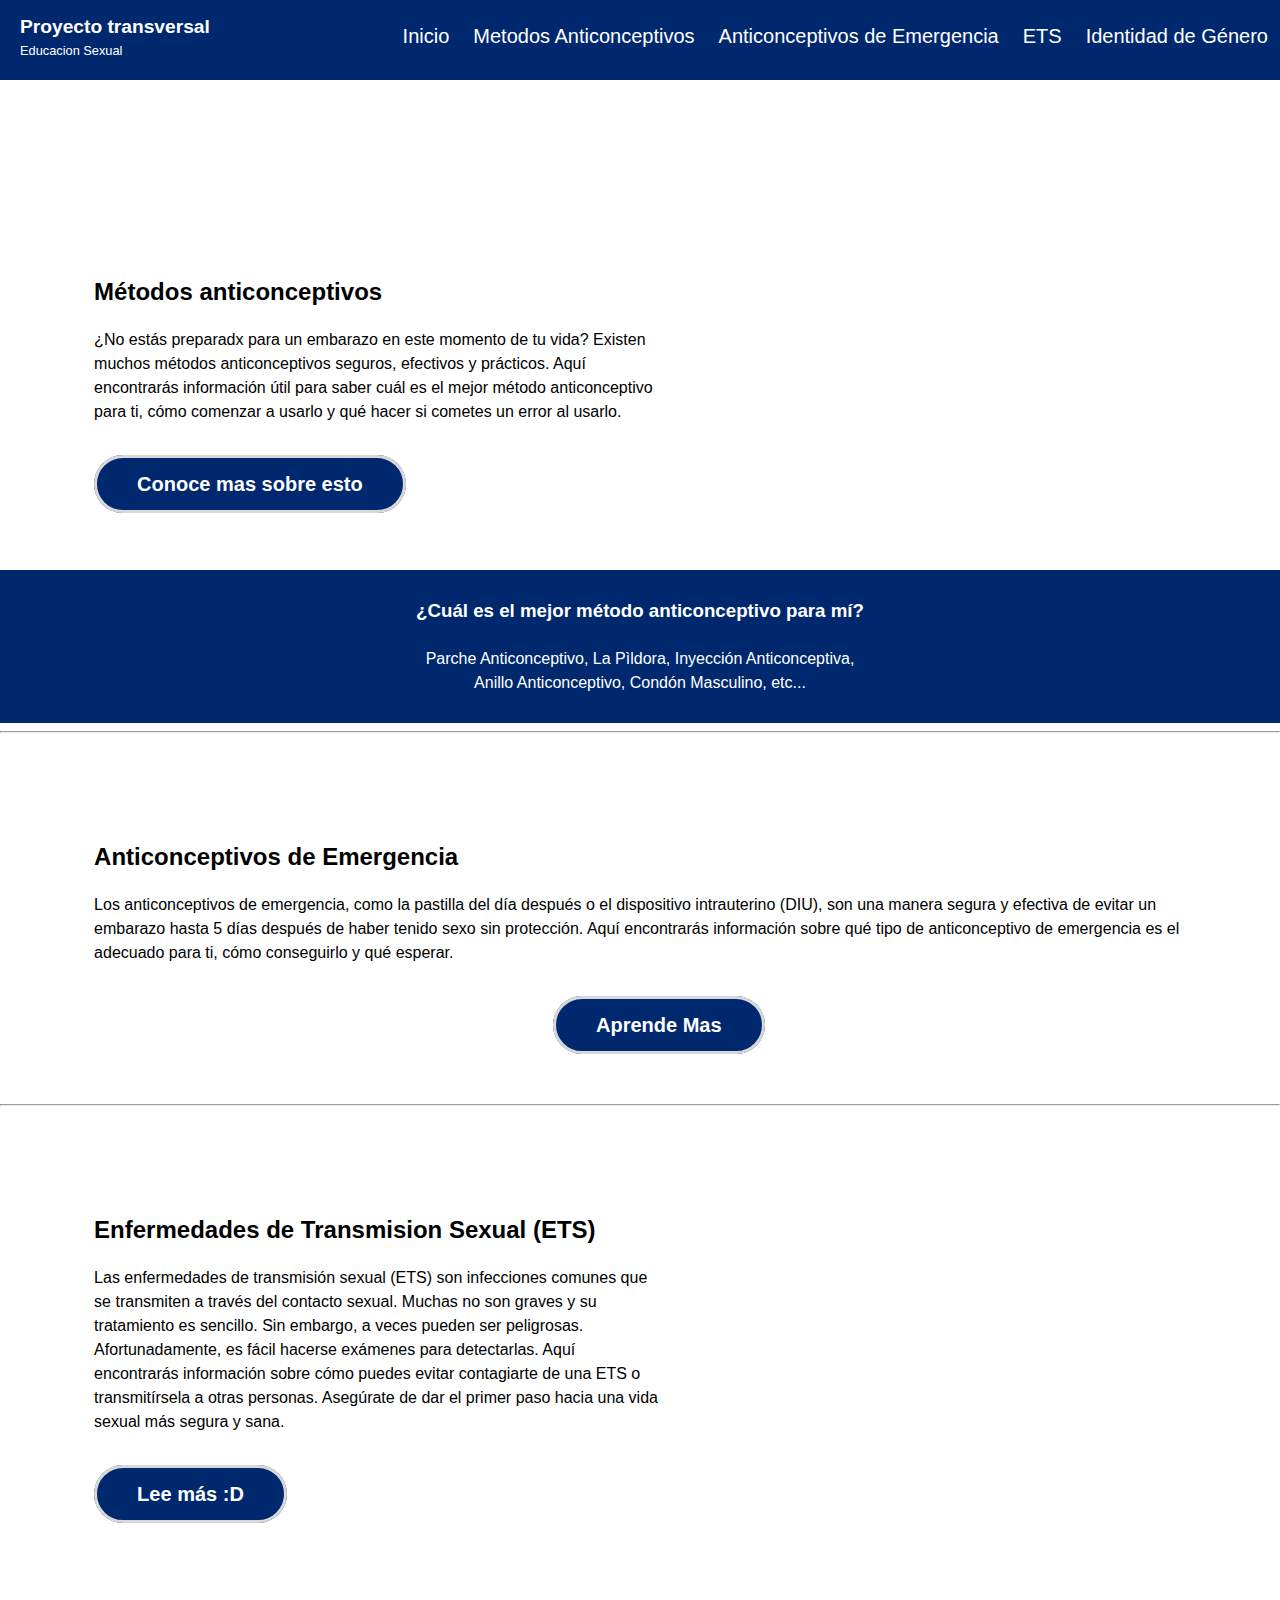
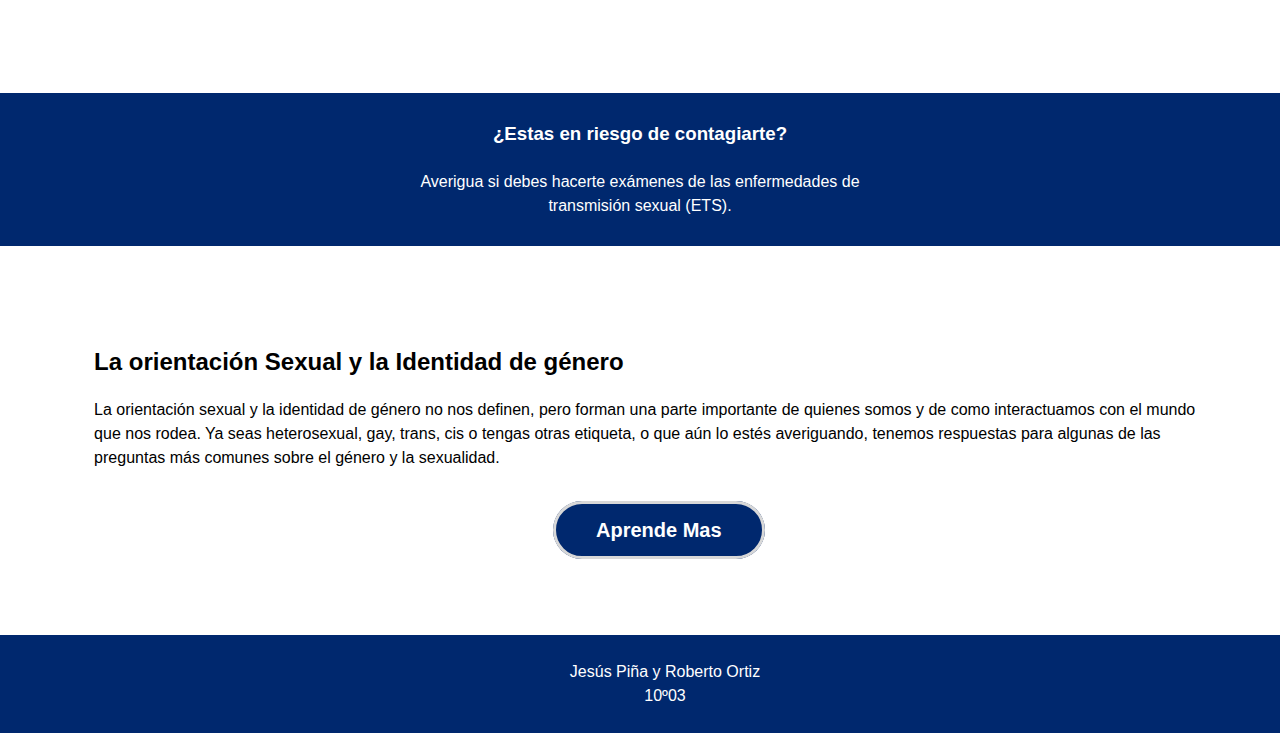
<file: Pag_1/index.html>
<!DOCTYPE html>
<html lang="es">
<head>
	<meta charset="utf-8">
	<title>Lo que todos deberiamos saber</title>
    <link rel="icon" href="casi.png">
        <link rel="stylesheet" href="estilos.css">
        <nav>
			<ul class="listas"> 
                <li class="Pagina1" data-hook="la-sexualidad">
                    <div class="search" data-hook="option">
                      <a class="Z6I9qa" href="index.html">
                        Inicio
                      </a>
                    </div>
                </li>
                <li class="Pagina2" data-hook="la-sexalidad">
                    <div class="search" data-hook="option">
                      <a class="Z6I9qa" href="https://jess0211.github.io/La-vida-Sexual/Pag_2/pag2.html" data-bi-name="support">
                        Metodos Anticonceptivos 
                      </a>
                    </div>
                </li>
                <li class="Pagina1" data-hook="la-sexualidad">
                    <div class="search" data-hook="option">
                      <a class="Z6I9qa" href="https://jess0211.github.io/La-vida-Sexual/Pag_3/pag3.html">
                        Anticonceptivos de Emergencia
                      </a>
                    </div>
                </li>
                <li class="Pagina2" data-hook="la-sexalidad">
                    <div class="search" data-hook="option">
                      <a class="Z6I9qa" href="https://jess0211.github.io/La-vida-Sexual/Pag_4/pag4.html" data-bi-name="support">
                        ETS
                      </a>
                    </div>
                </li>
                <li class="Pagina2" data-hook="la-sexalidad">
                    <div class="search" data-hook="option">
                      <a class="Z6I9qa" href="https://jess0211.github.io/La-vida-Sexual/Pag_5/pag5.html" data-bi-name="support">
                        Identidad de Género
                      </a>
                    </div>
                </li>
            </ul>
		</nav>
</head>

<body>
	
	<header id="main-header">
        <a id="logo-header">
			<span class="site-name">Proyecto transversal</span>
			<span class="site-desc">Educacion Sexual</span>
		</a> <!-- / #logo-header -->
	</header><!-- / #main-header -->

<div class="text text-promo theme-None " data-module-name="Métodos anticonceptivos" data-section-name="Métodos anticonceptivos" data-plugin-counter="5" data-component-name="text + promo" data-component-type="text">
    <div class="text-wrapper">
        <header class="text-header">   <br> <br> <br> <br> <br> <br>        
              <h2 class="text-heading">Métodos anticonceptivos</h2><br>
                    <p>¿No estás preparadx para un embarazo en este momento de tu vida? Existen muchos métodos anticonceptivos seguros, efectivos y prácticos. Aquí encontrarás  información útil para saber cuál es el mejor método anticonceptivo para ti, cómo  comenzar a usarlo y qué hacer si cometes un error al usarlo.</p>
                        <div class="text-actions button-group"> <br> <br>
                              <a class="link1" href="https://jess0211.github.io/La-vida-Sexual/Pag_2/pag2.html"> Conoce mas sobre esto </a>
                        </div>
        </header>
    </div>   
    
<center>
  <div class="text-content">
    <div class="promo-wrapper"> <br> <br> <br> 
        <div class="theme-action-pink">
              <section id="promo-9102" class="promo has-content theme-action-pink grid-container grid-x" data-promo-name="¿Cuál es el mejor método anticonceptivo para mí?" data-component-name="promotion" data-component-type="promo">
                  <h3 class="promo-heading">¿Cuál es el mejor método anticonceptivo para mí?</h3>
                      <div class="promo-content"><br>
                          <p>Parche Anticonceptivo, La Pìldora, Inyección Anticonceptiva,</p>
                          <p> Anillo Anticonceptivo, Condón Masculino, etc...</p>
                      </div> 
              </section>
        </div>
    </div>
</div>
</center>


<hr> 


<div class="casi casi-promo theme-None " data-module-name="Métodos anticonceptivos" data-section-name="Métodos anticonceptivos" data-plugin-counter="5" data-component-name="casi + promo" data-component-type="casi">
        <div class="casi-wrapper">
            <header class="casi-header">   <br> <br>        
                  <h2 class="casi-heading">Anticonceptivos de Emergencia</h2> <br>
                        <p>Los anticonceptivos de emergencia, como la pastilla del día después o el dispositivo intrauterino (DIU), son una manera segura y efectiva de evitar un embarazo hasta 5 días después de haber tenido sexo sin protección. Aquí encontrarás información sobre qué tipo de anticonceptivo de emergencia es el adecuado para ti, cómo conseguirlo y qué esperar.</p>
                              <div class="casi-actions button-group"> <br> <br>
                                    <center>
                                      <a class="link1" href="https://jess0211.github.io/La-vida-Sexual/Pag_3/pag3.html">Aprende Mas </a>
                                    </center>
                              </div>
            </header>
        </div>
</div>

<hr>

<div class="text text-promo theme-None " data-module-name="Métodos anticonceptivos" data-section-name="Métodos anticonceptivos" data-plugin-counter="5" data-component-name="text + promo" data-component-type="text">
      <div class="text-wrapper">
            <header class="text-header">   <br> <br>        
                  <h2 class="text-heading">Enfermedades de Transmision Sexual (ETS)</h2><br>
                        <p>Las enfermedades de transmisión sexual (ETS) son infecciones comunes que se transmiten a través del contacto sexual. Muchas no son graves y su tratamiento es sencillo. Sin embargo, a veces pueden ser peligrosas. Afortunadamente, es fácil hacerse exámenes para detectarlas. Aquí encontrarás información sobre cómo puedes evitar contagiarte de una ETS o transmitírsela a otras personas. Asegúrate de dar el primer paso hacia una vida sexual más segura y sana.</p>
                            <div class="text-actions button-group"> <br> <br>
                                <a class="link1" href="https://jess0211.github.io/La-vida-Sexual/Pag_4/pag4.html">Lee más :D </a>
                            </div>
            </header>
      </div>
</div>
</div>

<center>
  <div class="text-content">
    <div class="promo-wrapper"><br> <br> <br> 
        <div class="theme-action-pink">
            <section id="promo-9102" class="promo has-content theme-action-pink grid-container grid-x" data-promo-name="¿Cuál es el mejor método anticonceptivo para mí?" data-component-name="promotion" data-component-type="promo">
                <h3 class="promo-heading">¿Estas en riesgo de contagiarte?</h3>
                    <div class="promo-content"><br>
                        <p>Averigua si debes hacerte exámenes de las enfermedades de</p>
                        <p>transmisión sexual (ETS).</p>
                    </div> 
            </section>
        </div>
    </div>
</div> 
</center>




<div class="casi casi-promo theme-None " data-module-name="Métodos anticonceptivos" data-section-name="Métodos anticonceptivos" data-plugin-counter="5" data-component-name="casi + promo" data-component-type="casi">
      <div class="casi-wrapper">
          <header class="casi-header">   <br> <br>        
              <h2 class="casi-heading">La orientación Sexual y la Identidad de género</h2> <br>
                  <p>La orientación sexual y la identidad de género no nos definen, pero forman una parte importante de quienes somos y de como interactuamos con el mundo que nos rodea. Ya seas heterosexual, gay, trans, cis o tengas otras etiqueta, o que aún lo estés averiguando, tenemos respuestas para algunas de las preguntas más comunes sobre el género y la sexualidad.</p>
                      <div class="casi-actions button-group"> <br> <br>
                          <center>
                            <a class="link1" href="https://jess0211.github.io/La-vida-Sexual/Pag_5/pag5.html">Aprende Mas </a>
                          </center>
                      </div>
          </header>
      </div>
</div>
</body>		
<br>

<footer id="main-footer">
  <p> 
          Jesús Piña y Roberto Ortiz <br>
          10º03 <br>
      </p>
</footer> <!-- / #main-footer -->
</html>
</file>
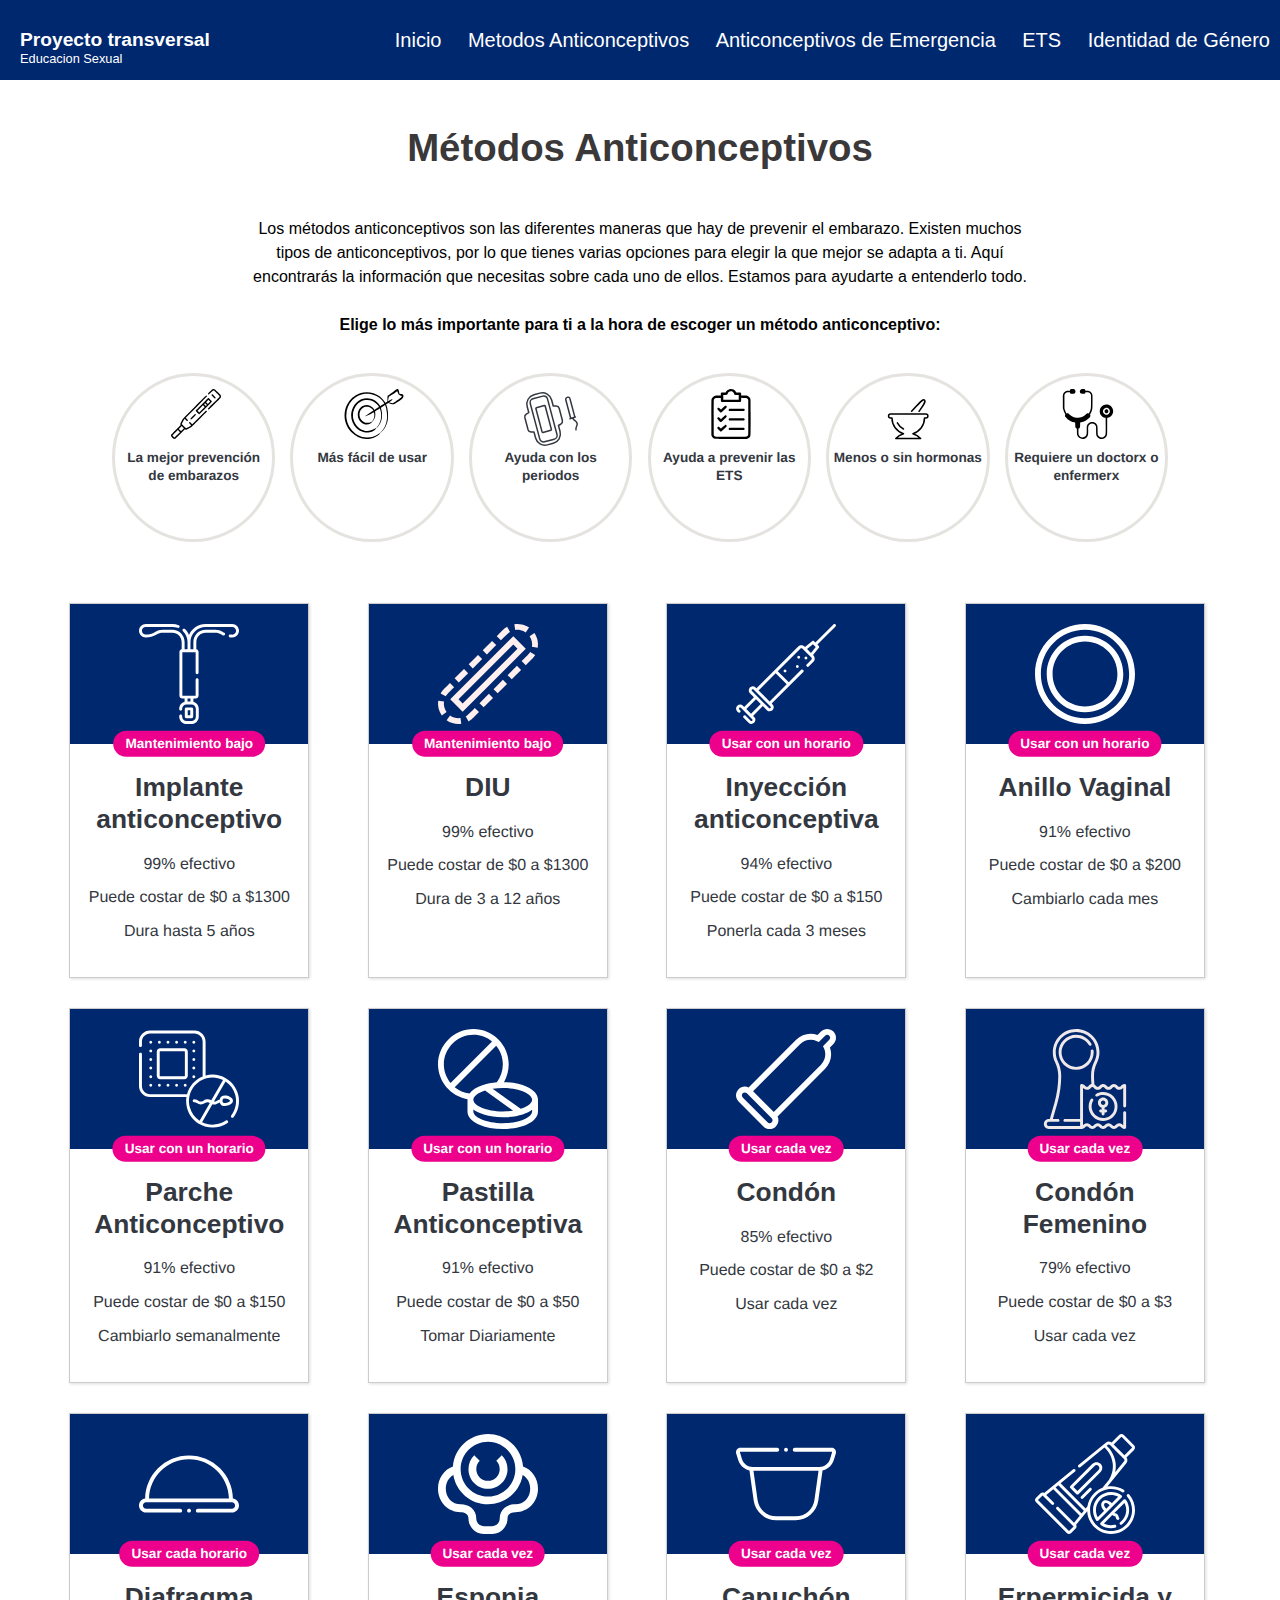
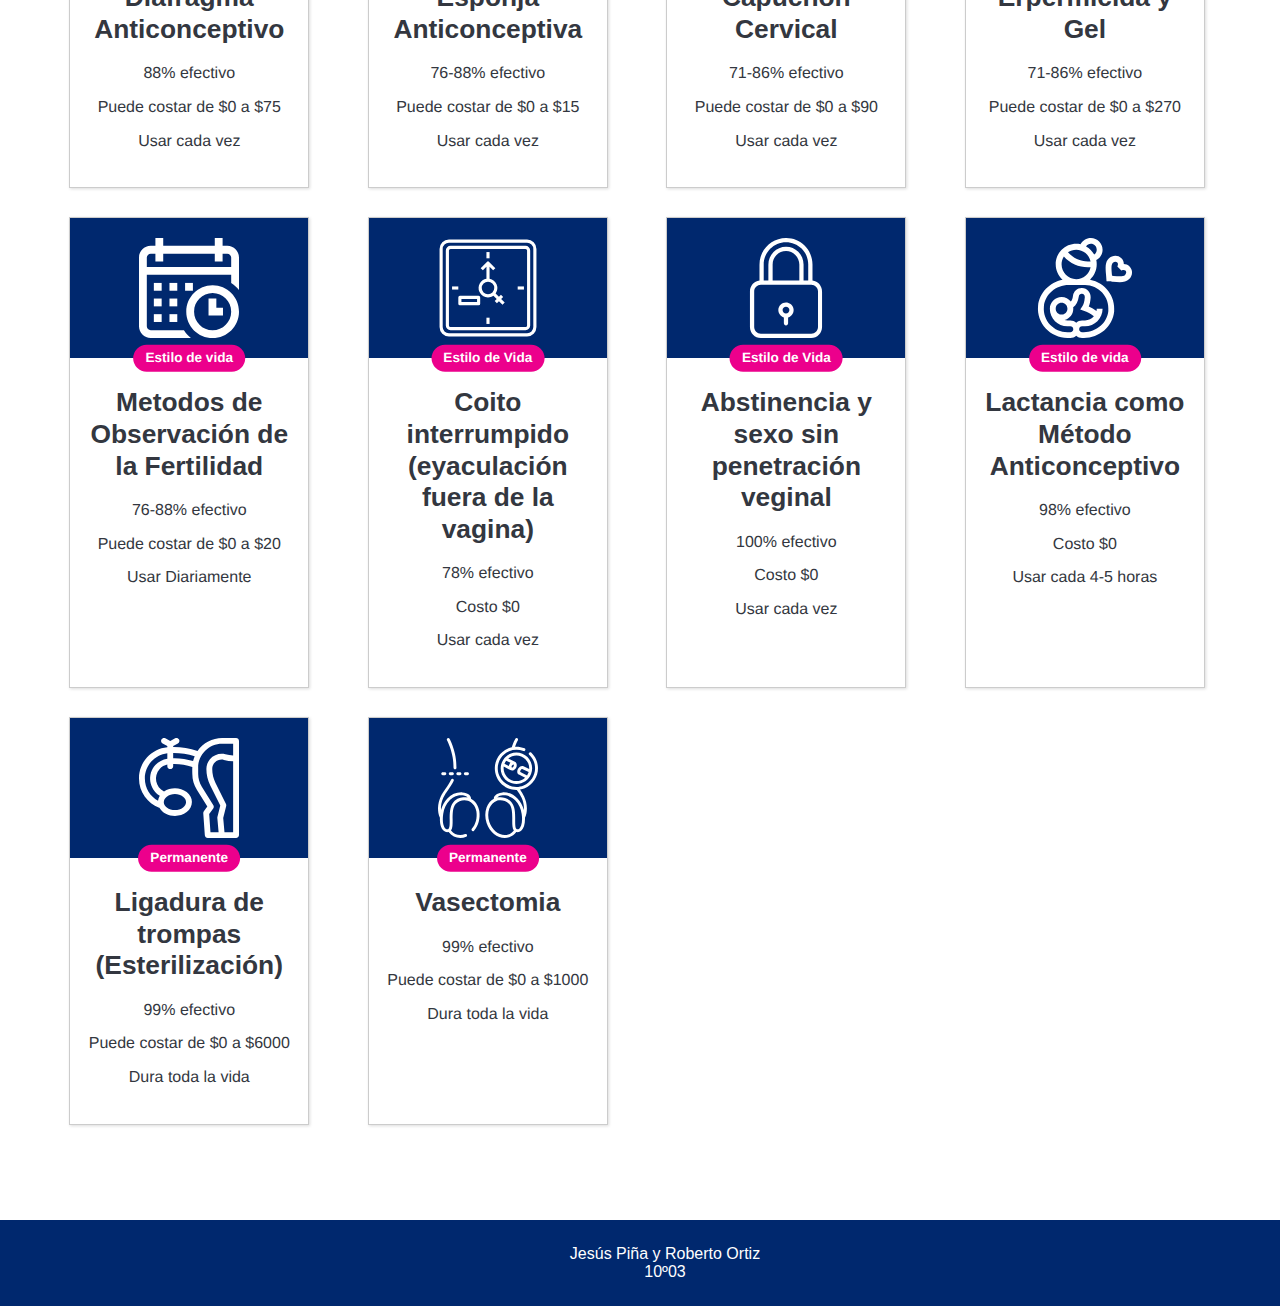
<file: Pag_2/pag2.html>
<!DOCTYPE html>
<html lang="en">
<head>
    <meta charset="UTF-8">
    <meta http-equiv="X-UA-Compatible" content="IE=edge">
    <meta name="viewport" content="width=device-width, initial-scale=1.0">
    <link rel="stylesheet" href="estilo2.css">
    <title>Cuidate, no hay nada de prisa</title>
</head>
<body>
    <header>
        <div class="main-header">
            <a id="logo-header">
                <span class="site-name">Proyecto transversal</span>
                <span class="site-desc">Educacion Sexual</span>
            </a>
        </div>
        <nav class="menu">
            <ul>
                <li class="pag">
                    <div class="search">
                        <a href="https://jess0211.github.io/La-vida-Sexual/Pag_1/index.html" class="Z6I9qa">Inicio</a>
                    </div>
                </li>
                <li class="pag">
                    <div class="search">
                        <a href="pag2.html" class="Z6I9qa">Metodos Anticonceptivos</a>
                    </div>
                </li>
                <li class="pag">
                    <div class="search">
                        <a href="https://jess0211.github.io/La-vida-Sexual/Pag_3/pag3.html" class="Z6I9qa" >Anticonceptivos de Emergencia</a>
                    </div>
                </li>
                <li class="pag">
                    <div class="search">
                        <a href="https://jess0211.github.io/La-vida-Sexual/Pag_4/pag4.html" class="Z6I9qa">ETS</a>
                    </div>
                </li>
                <li class="pag">
                    <div class="search">
                        <a href="https://jess0211.github.io/La-vida-Sexual/Pag_5/pag5.html" class="Z6I9qa">Identidad de Género</a>
                    </div>
                </li>
            </ul>
        </nav>
    </header>
</body>


<div class="container">
    <center>
        <h1>
            <big>
                <center>
                    Métodos Anticonceptivos
                </center>
            </big>
        </h1>
    <div class="content">
        Los métodos anticonceptivos son las diferentes maneras que hay de prevenir el embarazo. Existen muchos tipos de anticonceptivos, por lo que tienes varias opciones para elegir la que mejor se adapta a ti. Aquí encontrarás la información que necesitas sobre cada uno de ellos. Estamos para ayudarte a entenderlo todo. <br> <br>
        <b>Elige lo más importante para ti a la hora de escoger un método anticonceptivo:</b>
    </div>
</center>
</div>
<br> <br>
<div class="bc-tiles-filter-list-wrap">
    <ul class="bc-tiles-icon-filter-list" data-component-name="birth control tiles" data-component-type="tiles">
        <li class="no-list">
            <input type="checkbox" id="bc_filter_850" data-bc-icheck="" data-filter-name="La mejor prevención de embarazos">
                <label class="bc-tiles-icon-filter-label" for="bc_filter_850" data-bc-tag-filter="la-mejor-prevencion-de-embarazos">
                    <span class="icon">
                        <svg xmlns="http://www.w3.org/2000/svg" version="1.0" width="4rem" height="50" viewBox="0 0 511.723481 511.802106" preserveAspectRatio="xMidYMid meet">
                            <metadata>
                            Created by potrace 1.12, written by Peter Selinger 2001-2015
                            </metadata>
                            <g transform="translate(-0.097110,511.872948) scale(0.100000,-0.100000)" fill="#000000" stroke="none">
                            <path d="M4255 5100 c-41 -16 -87 -58 -262 -232 -190 -190 -213 -216 -213 -245 0 -43 30 -73 72 -73 28 0 56 24 232 199 111 109 211 204 223 210 30 15 69 14 101 -3 32 -18 535 -522 551 -553 14 -28 14 -68 0 -96 -6 -12 -274 -285 -595 -607 -352 -353 -584 -593 -585 -605 -1 -11 -1 -27 0 -35 3 -22 49 -60 74 -60 15 0 197 175 624 603 555 554 605 606 624 657 26 68 22 146 -9 210 -15 32 -108 132 -309 331 -253 251 -294 288 -337 303 -65 21 -129 20 -191 -4z"/>
                            <path d="M4200 4573 c-33 -12 -50 -37 -50 -72 0 -33 12 -49 158 -194 144 -144 160 -157 193 -157 44 0 72 28 72 71 0 26 -22 53 -159 189 -154 153 -182 174 -214 163z"/>
                            <path d="M2414 3288 c-884 -886 -1172 -1180 -1207 -1233 -25 -39 -94 -165 -153 -279 -101 -198 -106 -211 -100 -254 3 -25 13 -57 22 -70 l16 -25 -481 -481 c-329 -330 -485 -493 -496 -518 -20 -50 -19 -104 4 -153 24 -52 215 -240 263 -260 47 -19 99 -19 146 0 25 11 188 167 517 496 l481 480 33 -17 c77 -39 91 -35 317 80 114 59 240 128 279 153 52 34 267 242 843 817 428 427 775 781 779 794 9 37 -26 76 -72 80 l-38 3 -696 -695 -696 -696 -110 110 c-95 95 -114 110 -142 110 -42 0 -73 -30 -73 -72 0 -26 17 -48 110 -142 l110 -112 -48 -35 c-66 -49 -142 -93 -326 -188 l-159 -83 -219 220 -220 219 83 159 c95 184 139 260 188 327 l35 47 116 -114 c63 -63 125 -117 136 -120 47 -14 105 44 90 91 -3 10 -58 70 -121 133 l-115 115 1085 1085 c968 968 1085 1089 1085 1116 0 39 -36 74 -76 74 -26 0 -174 -145 -1190 -1162z m-1236 -2335 c-79 -79 -147 -143 -153 -143 -13 0 -215 202 -215 215 0 5 64 74 142 152 l143 143 112 -112 113 -113 -142 -142z m-531 -530 c-166 -166 -280 -273 -292 -273 -25 0 -205 180 -205 205 0 12 107 127 272 292 l273 273 112 -112 113 -113 -273 -272z"/>
                            <path d="M3168 3552 c-498 -497 -638 -643 -638 -662 0 -35 325 -360 360 -360 19 0 165 140 662 638 556 556 638 641 638 667 0 25 -26 55 -163 192 -137 137 -167 163 -192 163 -26 0 -111 -82 -667 -638z m722 163 l-120 -120 -87 88 -88 87 120 120 120 120 87 -87 88 -88 -120 -120z m-310 -140 l85 -85 -53 -52 -52 -53 -87 87 -88 88 50 50 c27 27 52 50 55 50 3 0 44 -38 90 -85z m-210 -210 l85 -85 -283 -283 -282 -282 -87 88 -88 87 280 280 c154 154 282 280 285 280 3 0 44 -38 90 -85z"/>
                            <path d="M2218 2322 c-248 -247 -254 -257 -203 -307 50 -51 60 -45 307 203 248 247 254 257 203 307 -50 51 -60 45 -307 -203z"/>
                            </g>
                            </svg>
                    </span>
                La mejor prevención de embarazos
                </label>
        </li>

        <li class="no-list">
            <input type="checkbox" id="bc_filter_851" data-bc-icheck="" data-filter-name="Más fácil de usar">
                <label class="bc-tiles-icon-filter-label" for="bc_filter_851" data-bc-tag-filter="mas-facil-de-usar">
                    <span class="icon ">
                        <svg xmlns="http://www.w3.org/2000/svg" version="1.0" width="4rem" height="50" viewBox="0 0 507.623557 430.549918" preserveAspectRatio="xMidYMid meet">
                            <metadata>
                            Created by potrace 1.12, written by Peter Selinger 2001-2015
                            </metadata>
                            <g transform="translate(-2.148302,471.000000) scale(0.100000,-0.100000)" fill="#000000" stroke="none">
                            <path d="M4481 4668 c-33 -24 -149 -111 -258 -193 -109 -83 -264 -197 -345 -253 l-147 -102 -8 -57 c-4 -32 -8 -142 -8 -244 l0 -187 -90 -55 -89 -55 -54 81 c-233 352 -553 595 -967 736 -385 130 -787 131 -1158 2 -511 -177 -891 -512 -1122 -986 -281 -576 -285 -1240 -11 -1810 113 -235 215 -382 396 -569 558 -576 1371 -733 2051 -396 200 98 404 254 413 315 1 7 29 34 61 60 87 66 226 223 311 350 162 243 260 512 300 827 20 163 15 556 -10 713 -38 234 -75 379 -130 507 l-16 37 90 61 c49 33 93 60 99 60 5 0 39 -13 75 -29 107 -49 252 -91 309 -91 60 0 117 24 285 121 152 88 435 277 514 343 78 66 115 131 124 221 7 71 -10 124 -51 151 -29 19 -176 60 -253 70 l-49 6 -6 67 c-4 36 -18 115 -32 175 -30 134 -54 166 -121 166 -34 0 -55 -9 -103 -42z m109 -223 c31 -95 73 -185 99 -213 27 -27 113 -71 203 -102 66 -23 67 -24 61 -54 -7 -36 -21 -67 -38 -81 -85 -73 -546 -401 -660 -469 -73 -45 -103 -45 -279 -8 l-130 28 100 68 c155 107 206 153 202 185 -6 50 -48 40 -223 -48 -86 -45 -158 -81 -160 -81 -3 0 33 197 54 294 l17 80 135 81 c170 102 356 228 483 327 55 43 103 75 107 70 3 -4 17 -38 29 -77z m-2345 -165 c149 -25 324 -84 482 -160 207 -99 392 -239 539 -407 78 -89 177 -230 172 -244 -3 -7 -334 -229 -343 -229 -2 0 -29 38 -60 85 -237 356 -644 576 -1070 578 -348 2 -665 -128 -922 -376 -123 -119 -209 -234 -282 -378 -305 -600 -192 -1326 279 -1799 190 -190 409 -309 675 -366 109 -23 351 -23 458 0 177 38 320 103 455 204 158 118 180 201 30 116 -321 -182 -567 -241 -833 -201 -522 80 -927 488 -1051 1057 -27 121 -27 450 -1 565 94 415 322 728 660 906 178 93 346 134 547 133 310 -3 610 -132 836 -362 68 -69 174 -209 174 -230 0 -10 -365 -262 -379 -262 -5 0 -26 29 -47 65 -70 121 -209 239 -351 299 -280 117 -614 44 -825 -182 -362 -388 -282 -1041 163 -1325 119 -76 241 -111 384 -110 105 1 193 21 283 65 72 36 172 121 172 147 0 9 35 52 78 96 182 187 241 434 187 780 l-6 40 58 34 c32 19 122 74 200 123 78 48 146 88 151 88 11 0 66 -180 87 -284 9 -44 20 -138 25 -210 30 -410 -92 -810 -329 -1085 -25 -29 -55 -64 -65 -78 -38 -50 16 -9 97 74 104 106 157 179 221 303 108 212 146 372 153 655 5 170 2 221 -16 345 -18 124 -52 277 -74 330 -5 11 41 46 173 132 l180 117 14 -27 c26 -52 74 -218 100 -347 55 -280 75 -538 57 -760 -39 -483 -209 -867 -537 -1214 -36 -39 -74 -73 -85 -76 -11 -4 -77 -41 -147 -82 -317 -189 -574 -269 -897 -280 -304 -10 -551 46 -825 188 -506 262 -884 788 -985 1370 -105 602 79 1226 489 1657 276 291 689 496 1086 541 119 14 324 5 465 -19z m-129 -1111 c151 -46 276 -135 353 -250 23 -34 41 -65 41 -70 0 -8 -181 -129 -511 -342 -91 -59 -174 -116 -185 -128 -19 -22 -19 -22 6 -15 109 32 413 177 638 306 51 29 95 50 98 47 13 -13 33 -171 34 -260 0 -120 -21 -227 -64 -329 -40 -93 -134 -228 -159 -228 -10 0 -43 -13 -75 -29 -122 -61 -186 -76 -322 -76 -105 0 -136 4 -192 23 -126 44 -245 136 -329 255 -285 405 -99 979 356 1102 80 22 231 19 311 -6z"/>
                            </g>
                            </svg>
                    </span>
                Más fácil de usar
                </label>
        </li>

        <li class="no-list">
            <input type="checkbox" id="bc_filter_852" data-bc-icheck="" data-filter-name="Ayuda con los periodos">
                <label class="bc-tiles-icon-filter-label" for="bc_filter_852" data-bc-tag-filter="ayuda-con-los-periodos">
                    <span class="icon ">
                        <svg xmlns="http://www.w3.org/2000/svg" viewBox="0 0 80 80">
                            <defs>
                                <style>.a{fill:none;stroke:currentColor;stroke-linecap:round;stroke-linejoin:round;stroke-width:2px;}
                                </style>
                            </defs>
                                <title> 
                                    menstruation
                                </title>
                                    <path class="a" d="M32.21,22.72l8.27,31.14A1,1,0,0,1,39.78,55L29.22,57.91a1,1,0,0,1-1.18-.7l-8.2-31.14a1,1,0,0,1,.69-1.19L31.1,22A1,1,0,0,1,32.21,22.72ZM44.44,66.87l-13.2,3.57a5.06,5.06,0,0,1-6.18-3.64L12.33,19.29a5.1,5.1,0,0,1,3.61-6.23l13.2-3.57a5.06,5.06,0,0,1,6.18,3.64L48,60.64A5.13,5.13,0,0,1,44.44,66.87Zm7.64-10.22-2.15-8,3.41-2A4.47,4.47,0,0,0,55.21,42L50.9,25.73A4.31,4.31,0,0,0,47,22.65l-4-.07-2.15-8a12.77,12.77,0,0,0-15.63-9.1l-8,2.17a12.87,12.87,0,0,0-9,15.74l2.15,8L7,33.42A4.46,4.46,0,0,0,5.11,38L9.42,54.27a4.31,4.31,0,0,0,3.89,3.08l4,.07,2.15,8a12.77,12.77,0,0,0,15.64,9.1l8-2.17A12.82,12.82,0,0,0,52.08,56.65Zm-24,.49L19.84,26.08a1,1,0,0,1,.69-1.19L31.1,22a1,1,0,0,1,1.18.7l8.27,31.14A1,1,0,0,1,39.85,55L29.29,57.91A1.06,1.06,0,0,1,28.11,57.14Zm45.24-2.66c-1-4,2.5-4.9,1.46-8.89s-4.59-3-5.63-6.93m-3.75.91,7.09-2.31m-.76-.07L65.29,12.92A2.63,2.63,0,0,0,62,11l-.42.14a2.65,2.65,0,0,0-1.88,3.29l6.46,24.28">
                                    </path>
                        </svg>
                    </span>
                    Ayuda con los periodos
                </label>
        </li>

        <li class="no-list">
            <input type="checkbox" id="bc_filter_853" data-bc-icheck="" data-filter-name="Ayuda a prevenir las ETS">
                <label class="bc-tiles-icon-filter-label" for="bc_filter_853" data-bc-tag-filter="ayuda-a-prevenir-las-ets">
                    <span class="icon ">
                        <svg xmlns="http://www.w3.org/2000/svg" version="1.0" width="4rem" height="50" viewBox="0 0 402.003549 511.766518" preserveAspectRatio="xMidYMid meet">
                            <metadata>
                            Created by potrace 1.12, written by Peter Selinger 2001-2015
                            </metadata>
                            <g transform="translate(-55.000000,511.883609) scale(0.100000,-0.100000)" fill="#000000" stroke="none">
                            <path d="M2406 5104 c-153 -37 -300 -152 -366 -286 l-33 -68 -201 0 c-278 0 -286 -5 -286 -196 l0 -104 -252 0 c-188 0 -269 -4 -316 -15 -192 -46 -352 -206 -391 -393 -8 -38 -11 -576 -11 -1846 0 -1758 0 -1795 20 -1858 50 -161 189 -282 373 -323 64 -14 238 -15 1652 -13 l1580 3 67 26 c123 48 231 136 278 228 53 105 50 -2 50 1941 0 1963 3 1844 -57 1970 -35 73 -150 187 -225 223 -103 49 -160 57 -435 57 l-253 0 0 104 c0 122 -8 149 -52 176 -30 18 -51 20 -240 20 l-207 0 -32 68 c-44 91 -150 197 -241 241 -121 57 -295 76 -422 45z m284 -244 c100 -51 157 -119 187 -220 35 -122 53 -130 292 -130 l181 0 0 -245 0 -245 -790 0 -790 0 0 244 0 245 184 3 c221 4 226 6 267 114 38 102 53 127 109 177 73 66 135 88 235 84 59 -3 92 -10 125 -27z m-1168 -822 c3 -160 5 -175 25 -204 12 -17 35 -37 50 -43 21 -8 279 -11 975 -9 l946 3 27 25 c48 44 55 76 55 246 l0 156 258 -4 257 -3 57 -28 c61 -30 95 -64 131 -131 l22 -41 3 -1775 c2 -1378 0 -1785 -10 -1820 -15 -57 -78 -121 -144 -146 -47 -18 -102 -19 -1588 -22 -1674 -3 -1605 -5 -1695 52 -47 30 -75 67 -90 121 -9 30 -11 490 -9 1815 3 1711 4 1776 22 1810 48 91 112 143 197 159 24 5 148 9 276 10 l231 1 4 -172z"/>
                            <path d="M1955 3396 c-16 -8 -118 -98 -225 -200 -107 -102 -198 -186 -201 -186 -4 0 -42 37 -85 83 -98 103 -118 117 -172 117 -74 0 -122 -66 -107 -147 5 -30 33 -64 152 -184 80 -81 158 -153 175 -160 59 -24 86 -6 353 247 243 230 285 277 285 319 0 35 -35 88 -71 107 -40 21 -63 22 -104 4z"/>
                            <path d="M2384 3094 c-40 -19 -64 -62 -64 -114 0 -57 47 -105 111 -115 24 -3 359 -5 744 -3 762 3 729 1 765 61 37 59 21 124 -39 164 l-34 23 -726 0 c-626 0 -730 -3 -757 -16z"/>
                            <path d="M1945 2418 c-11 -6 -108 -96 -216 -200 l-196 -188 -93 95 c-97 99 -137 122 -189 110 -61 -13 -103 -86 -87 -151 7 -27 270 -309 308 -331 29 -16 87 -16 114 0 44 25 522 489 534 518 17 41 -1 99 -41 133 -33 28 -97 35 -134 14z"/>
                            <path d="M2384 2120 c-82 -33 -85 -173 -4 -215 44 -23 1466 -23 1514 0 60 29 83 103 51 165 -32 62 -2 60 -807 59 -403 0 -743 -4 -754 -9z"/>
                            <path d="M1955 1445 c-16 -7 -118 -97 -225 -199 -107 -102 -198 -186 -201 -186 -3 0 -41 37 -85 83 -100 104 -119 117 -172 117 -74 0 -122 -66 -107 -147 5 -30 33 -64 152 -184 80 -81 158 -153 175 -160 60 -25 86 -6 353 247 243 230 285 277 285 319 0 35 -35 88 -71 107 -40 21 -63 22 -104 3z"/>
                            <path d="M2394 1150 c-11 -4 -33 -22 -47 -40 -56 -66 -23 -166 61 -190 56 -15 1426 -13 1472 3 19 7 44 27 57 46 40 60 26 126 -36 168 l-34 23 -726 -1 c-399 0 -735 -4 -747 -9z"/>
                            </g>
                            </svg>
                    </span>
                Ayuda a prevenir las ETS
                </label>
        </li>

        <li class="no-list">
            <input type="checkbox" id="bc_filter_854" data-bc-icheck="" data-filter-name="Menos o sin hormonas">
                <label class="bc-tiles-icon-filter-label" for="bc_filter_854" data-bc-tag-filter="menos-o-sin-hormonas">
                    <span class="icon ">
                        <svg xmlns="http://www.w3.org/2000/svg" viewBox="0 0 80 80">
                            <defs>
                                <style>.cls-1{fill:none;stroke:#000;stroke-linecap:round;stroke-linejoin:round;stroke-width:2px;}
                                </style>
                            </defs>
                                <title>mortar</title>
                                    <g id="Birth_Control" data-name="Birth Control">
                                        <path class="cls-1" d="M63.81,33.38h-47a2.71,2.71,0,0,0,0,5.43h1.81A21.71,21.71,0,0,0,34,59.59a22.61,22.61,0,0,0-10.31,6.35H56.86a22.61,22.61,0,0,0-10.31-6.35A21.71,21.71,0,0,0,62,38.81h1.81a2.71,2.71,0,0,0,0-5.43Z">
                                        </path>
                                        <path class="cls-1" d="M25.82,45.14A18.76,18.76,0,0,0,34,53.28"></path>
                                        <path class="cls-1" d="M54.76,29.76c9-12.52,8.81-13.83,7.2-15.14s-2.83-.35-17.15,15.14"></path>
                                    </g>
                        </svg>
                    </span>
                Menos o sin hormonas
                </label>
        </li>

        <li class="no-list">
        <input type="checkbox" id="bc_filter_855" data-bc-icheck="" data-filter-name="Requiere un doctorx o enfermerx">
            <label class="bc-tiles-icon-filter-label" for="bc_filter_855" data-bc-tag-filter="requiere-un-doctorx-o-enfermerx">
                <span class="icon ">
                    <svg xmlns="http://www.w3.org/2000/svg" version="1.0" width="4rem" height="50" viewBox="0 0 511.722168 508.187517" preserveAspectRatio="xMidYMid meet">
                        <metadata>
                        Created by potrace 1.12, written by Peter Selinger 2001-2015
                        </metadata>
                        <g transform="translate(-0.110460,510.171492) scale(0.100000,-0.100000)" fill="#000000" stroke="none">
                        <path d="M793 5081 c-36 -23 -58 -59 -68 -114 l-7 -37 -137 0 c-149 0 -202 -10 -296 -56 -80 -39 -183 -141 -224 -221 -62 -125 -63 -128 -58 -842 3 -626 4 -649 26 -746 39 -175 110 -355 192 -489 l31 -50 -16 -46 c-20 -56 -21 -139 -1 -186 20 -48 140 -171 250 -256 202 -157 442 -269 683 -317 l87 -18 6 -229 c6 -250 10 -270 68 -336 17 -20 46 -43 65 -52 l34 -16 4 -287 c4 -279 5 -291 31 -368 111 -336 483 -489 807 -333 87 42 203 158 247 249 58 118 63 156 63 549 0 446 6 474 119 593 189 199 516 147 638 -101 l38 -76 6 -410 c6 -443 5 -438 65 -561 43 -89 159 -202 254 -248 191 -91 406 -73 577 49 111 79 198 215 222 348 7 40 11 328 11 871 l0 810 68 13 c39 7 106 31 162 59 244 119 395 381 377 653 -11 167 -79 320 -197 440 -305 310 -815 260 -1058 -104 -72 -107 -103 -205 -109 -343 -10 -216 48 -367 201 -518 102 -101 187 -151 311 -181 39 -9 76 -18 83 -20 15 -4 17 -1519 2 -1627 -26 -180 -159 -317 -340 -349 -172 -30 -360 73 -438 239 l-27 58 -6 410 c-6 441 -7 452 -64 566 -59 116 -173 217 -301 265 -84 31 -207 42 -296 25 -203 -40 -381 -207 -433 -408 -12 -45 -15 -130 -15 -408 0 -383 -7 -445 -56 -535 -15 -28 -51 -73 -81 -101 -226 -214 -591 -117 -684 182 -17 53 -19 94 -19 328 l0 268 24 11 c43 19 99 76 120 122 19 40 21 70 26 274 l5 229 92 19 c309 62 619 231 847 461 32 33 67 78 77 101 23 51 24 136 3 196 l-16 45 43 70 c78 129 136 276 181 460 21 87 22 114 25 745 3 469 1 672 -7 715 -19 100 -65 182 -144 260 -125 123 -212 155 -427 155 l-136 0 -6 40 c-7 51 -29 85 -70 110 -46 28 -291 29 -352 1 -113 -51 -170 -177 -135 -302 14 -51 76 -118 134 -145 45 -21 66 -24 181 -24 104 0 137 4 164 18 46 23 71 59 78 111 l6 43 141 -4 c129 -3 146 -6 204 -32 80 -37 161 -122 194 -203 l23 -58 0 -640 c0 -626 -1 -642 -23 -742 -36 -164 -97 -323 -170 -439 l-25 -41 -64 5 c-93 7 -136 -13 -250 -119 -114 -106 -197 -163 -327 -225 -174 -82 -380 -118 -591 -103 -279 21 -518 130 -739 339 -100 94 -148 115 -239 107 l-62 -6 -42 74 c-60 103 -109 227 -141 352 l-27 108 0 680 0 680 30 58 c37 75 118 149 193 178 46 18 83 23 193 27 l136 4 8 -38 c10 -55 33 -89 75 -113 33 -18 54 -21 162 -21 149 0 200 14 257 71 111 112 90 301 -43 384 -48 29 -52 30 -200 33 -136 2 -154 1 -183 -17z m3779 -1919 c61 -27 144 -104 173 -162 89 -176 17 -394 -160 -480 -72 -36 -198 -40 -277 -10 -80 30 -157 102 -194 182 -25 54 -29 75 -29 148 1 66 6 96 23 134 45 99 122 168 225 202 60 20 180 13 239 -14z"/>
                        <path d="M4376 3025 c-88 -32 -136 -95 -136 -183 0 -67 18 -109 63 -149 99 -87 245 -60 305 57 47 90 11 209 -76 257 -52 29 -109 36 -156 18z"/>
                        </g>
                        </svg>
                </span>
            Requiere un doctorx o enfermerx
            </label>
        </li>
    </ul>
</div>
<section>
    <br> <br> <br> <br>
    <br> <br> <br> <br> <br> 
    <br>
    <br>
</section>
<center>
    <section class="bc-tiles-items">
        <div class="bc-tiles-wrapper" data-tile-container="true">
            <div class="bc-tile" data-tile="" data-tag-la-mejor-prevencion-de-embarazos="" data-tag-mas-facil-de-usar="" data-tag-ayuda-con-los-periodos="" data-tag-menos-o-sin-hormonas="" data-tag-requiere-un-doctorx-o-enfermerx="" data-effective-score="18" data-tile-name="implante anticonceptivo" data-view-count="0">
                <div class="bc-tile-inner-wrap">
                    <section class="tile">
                        <div class="bc-tile-icon">
                            <svg class="icono" xmlns="http://www.w3.org/2000/svg" version="1.1" xmlns:xlink="http://www.w3.org/1999/xlink" xmlns:svgjs="http://svgjs.com/svgjs" width="4rem" height="50" x="0" y="0" viewBox="0 0 512.007 512.007" style="enable-background:new 0 0 512 512" xml:space="preserve" class="">
                                <g>
                                    <g xmlns="http://www.w3.org/2000/svg">
                                        <path d="m477.496.003h-136.496c-38.028 0-70.765 23.069-84.964 55.946-4.768-11.089-11.742-21.237-20.708-29.915-2.977-2.882-7.725-2.805-10.605.173-2.881 2.976-2.803 7.724.173 10.604 15.221 14.735 23.604 34.513 23.604 55.692v36.5h-15v-36.5c0-34.463-28.038-62.5-62.5-62.5h-49.914c-13.517 0-26.789 3.677-38.442 10.67-14.537 8.726-31.184 13.338-48.14 13.338-10.754 0-19.504-8.749-19.504-19.504s8.75-19.504 19.504-19.504h136.496c9.295 0 18.382 1.626 27.008 4.833 3.883 1.446 8.2-.532 9.644-4.415s-.534-8.2-4.416-9.644c-10.304-3.831-21.15-5.774-32.236-5.774h-136.496c-19.025 0-34.504 15.479-34.504 34.504s15.479 34.504 34.504 34.504c19.675 0 38.991-5.352 55.919-15.513 9.261-5.558 19.864-8.495 30.663-8.495h49.914c26.191 0 47.5 21.309 47.5 47.5v36.816c-6.56 1.386-11.5 7.218-11.5 14.184v224c0 7.995 6.505 14.5 14.5 14.5h12v16.365c-15.837 4.388-27.5 18.921-27.5 36.135v1.437c0 4.143 3.358 7.5 7.5 7.5s7.5-3.357 7.5-7.5v-1.437c0-12.406 10.093-22.5 22.5-22.5h25c12.407 0 22.5 10.094 22.5 22.5v40c0 12.406-10.093 22.5-22.5 22.5h-25c-12.407 0-22.5-10.094-22.5-22.5v-3.521c0-4.143-3.358-7.5-7.5-7.5s-7.5 3.357-7.5 7.5v3.521c0 20.678 16.822 37.5 37.5 37.5h25c20.678 0 37.5-16.822 37.5-37.5v-40c0-17.215-11.663-31.747-27.5-36.135v-16.365h12c7.995 0 14.5-6.505 14.5-14.5v-82.543c0-4.143-3.358-7.5-7.5-7.5s-7.5 3.357-7.5 7.5v82.043h-68v-223h68v106.148c0 4.143 3.358 7.5 7.5 7.5s7.5-3.357 7.5-7.5v-106.648c0-6.966-4.94-12.798-11.5-14.184v-36.816c0-26.191 21.309-47.5 47.5-47.5h49.589c10.989 0 21.75 3.034 31.121 8.773 2.694 1.65 5.494 3.198 8.322 4.601 3.71 1.841 8.211.324 10.051-3.386 1.841-3.711.325-8.211-3.386-10.052-2.432-1.207-4.838-2.537-7.152-3.955-11.729-7.185-25.2-10.981-38.955-10.981h-49.59c-34.462 0-62.5 28.037-62.5 62.5v36.5h-15v-36.5c0-42.733 34.766-77.5 77.5-77.5h136.496c10.295-.109 19.754 9.089 19.504 19.997 0 10.755-8.75 19.504-19.504 19.504-3.28 0-6.599-.179-9.865-.532-4.115-.442-7.817 2.533-8.262 6.651s2.533 7.817 6.651 8.263c3.799.41 7.66.618 11.477.618 19.024-.001 34.503-15.479 34.503-34.504.382-18.755-15.38-34.995-34.504-34.997zm-213.996 397h-15v-15h15z" fill="#ffffff" data-original="#000000" class="">
                                    </path>
                                        <path d="m270 482.003c4.142 0 7.5-3.357 7.5-7.5v-40c0-4.143-3.358-7.5-7.5-7.5h-28c-4.142 0-7.5 3.357-7.5 7.5v40c0 4.143 3.358 7.5 7.5 7.5zm-20.5-40h13v25h-13z" fill="#ffffff" data-original="#000000" class="">
                                        </path>
                                </g>
                            </g>
                        </svg>
                        </div>
                        <div class="bc-tile-label-wrap">
                            <span class="button-button-label-theme-action-pink">Mantenimiento bajo</span>
                        </div>
                            <div class="tile-content">
                                <h2 class="tile-title-default-title">Implante anticonceptivo</h2>
                                    <div class="tile-text">
                                        <ul class="nd">
                                            <li class="nd1">99% efectivo</li>   
                                            <li class="nd1">Puede costar de $0 a $1300</li>
                                            <li class="nd1">Dura hasta 5 años</li>
                                        </ul>
                                    </div>
                            </div>
                    </section>
                </div>
            </div>


                <div class="bc-tile" data-tile="" data-tag-la-mejor-prevencion-de-embarazos="" data-tag-mas-facil-de-usar="" data-tag-ayuda-con-los-periodos="" data-tag-menos-o-sin-hormonas="" data-tag-requiere-un-doctorx-o-enfermerx="" data-effective-score="18" data-tile-name="implante anticonceptivo" data-view-count="0">
                    <div class="bc-tile-inner-wrap">
                        <section class="tile">
                            <div class="bc-tile-icon">
                                <svg class="icono" xmlns="http://www.w3.org/2000/svg" version="1.1" xmlns:xlink="http://www.w3.org/1999/xlink" xmlns:svgjs="http://svgjs.com/svgjs" width="4rem" height="50" x="0" y="0" viewBox="0 0 511.991 511.991" style="enable-background:new 0 0 512 512" xml:space="preserve" class="">  
                                    <g><g xmlns="http://www.w3.org/2000/svg">
                                        <path d="m30.697 396.946-29.71-4.158c-3.667 26.198 3.061 53.564 18.457 75.083l24.398-17.457c-10.965-15.325-15.756-34.813-13.145-53.468z" fill="#ffefef" data-original="#000000" class=""></path>
                                        <path d="m82.483 323.447-21.214-21.212c-32.578 32.535-39.347 38.181-47.84 53.354l26.178 14.653c6.415-11.461 10.949-14.905 42.876-46.795z" fill="#ffefef" data-original="#000000" class=""></path>
                                        <path d="m85.914 249.91h67.782v30h-67.782z" transform="matrix(.707 -.707 .707 .707 -152.232 162.312)" fill="#ffefef" data-original="#000000" class=""></path>
                                        <path d="m157.806 178.014h67.782v30h-67.782z" transform="matrix(.707 -.707 .707 .707 -80.335 192.089)" fill="#ffefef" data-original="#000000" class=""></path>
                                        <path d="m229.698 106.118h67.783v30h-67.783z" transform="matrix(.707 -.707 .707 .707 -8.438 221.867)" fill="#ffefef" data-original="#000000" class=""></path>
                                        <path d="m368.929 40.343-15.279-25.817c-14.813 8.767-20.564 15.846-52.738 48.056l21.214 21.213c35.459-36.171 38.83-38.734 46.803-43.452z" fill="#ffefef" data-original="#000000" class=""></path>
                                        <path d="m423.423 31.825c9.118 2.031 18.012 5.882 25.722 11.137l16.897-24.789c-10.976-7.482-23.121-12.741-36.083-15.628-12.942-2.896-26.153-3.323-39.267-1.27l4.641 29.639c9.247-1.448 18.954-1.134 28.09.911z" fill="#ffefef" data-original="#000000" class=""></path>
                                        <path d="m509.441 82.039c-2.891-12.978-8.15-25.123-15.632-36.098l-24.787 16.899c5.254 7.708 9.106 16.602 11.14 25.736 2.041 9.119 2.354 18.827.907 28.075l29.639 4.64c2.053-13.116 1.626-26.327-1.267-39.252z" fill="#ffefef" data-original="#000000" class=""></path>
                                        <path d="m428.19 189.86 21.214 21.213c33.804-33.77 39.698-38.621 48.054-52.739l-25.817-15.28c-6.334 10.704-10.185 13.572-43.451 46.806z" fill="#ffefef" data-original="#000000" class=""></path>
                                        <path d="m356.978 233.398h67.783v30h-67.783z" transform="matrix(.707 -.707 .707 .707 -61.159 349.151)" fill="#ffefef" data-original="#000000" class=""></path><path d="m285.085 305.294h67.783v30h-67.783z" transform="matrix(.707 -.707 .707 .707 -133.056 319.373)" fill="#ffefef" data-original="#000000" class=""></path>
                                        <path d="m213.193 377.19h67.782v30h-67.782z" transform="matrix(.707 -.707 .707 .707 -204.953 289.595)" fill="#ffefef" data-original="#000000" class=""></path>
                                        <path d="m141.758 472.391 14.652 26.178c15.198-8.507 19.438-13.936 53.353-47.842l-21.214-21.213c-32.391 32.433-35.645 36.637-46.791 42.877z" fill="#ffefef" data-original="#000000" class=""></path>
                                        <path d="m61.584 468.156-17.456 24.398c21.555 15.422 48.926 22.117 75.082 18.457l-4.158-29.71c-18.657 2.611-38.142-2.18-53.468-13.145z" fill="#ffefef" data-original="#000000" class=""></path>
                                        <path d="m385.781 62.563-323.198 323.213 63.64 63.639 323.197-323.213zm-259.558 344.426-21.213-21.213 280.772-280.786 21.213 21.213z" fill="#ffefef" data-original="#000000" class=""></path>
                                    </g></g>
                                </svg>
                            </div>
                            <div class="bc-tile-label-wrap">
                                <span class="button-button-label-theme-action-pink">Mantenimiento bajo</span>
                            </div>
                                <div class="tile-content">
                                    <h2 class="tile-title-default-title">DIU</h2>
                                        <div class="tile-text">
                                            <ul class="nd">
                                                <li class="nd1">99% efectivo</li>   
                                                <li class="nd1">Puede costar de $0 a $1300</li>
                                                <li class="nd1">Dura de 3 a 12 años</li>
                                            </ul>
                                        </div>
                                </div>
                        </section>
                    </div>
                </div>


                <div class="bc-tile" data-tile="" data-tag-la-mejor-prevencion-de-embarazos="" data-tag-mas-facil-de-usar="" data-tag-ayuda-con-los-periodos="" data-tag-menos-o-sin-hormonas="" data-tag-requiere-un-doctorx-o-enfermerx="" data-effective-score="18" data-tile-name="implante anticonceptivo" data-view-count="0">
                    <div class="bc-tile-inner-wrap">
                        <section class="tile">
                            <div class="bc-tile-icon">
                                <svg class="icono" xmlns="http://www.w3.org/2000/svg" version="1.1" xmlns:xlink="http://www.w3.org/1999/xlink" xmlns:svgjs="http://svgjs.com/svgjs" width="4rem" height="50" x="0" y="0" viewBox="0 0 511.969 511.969" style="enable-background:new 0 0 512 512" xml:space="preserve" class=""><g><g xmlns="http://www.w3.org/2000/svg"><path d="m509.513 2.193c-2.931-2.927-7.68-2.924-10.606.007l-92.549 92.668-6.672-6.681c-2.726-2.729-7.077-2.947-10.06-.501l-36.42 29.839c-8.934-10.249-24.765-11.81-34.66-1.902l-213.604 213.879-4.599-4.605c-3.9-3.906-9.088-6.057-14.608-6.057-17.559.571-27.564 22.28-14.609 35.253l20.808 20.835-50.067 50.132-6.269-6.277c-18.608-18.633-48.225 10.161-29.216 29.195l4.303 4.308c6.852 6.862 17.466-3.739 10.613-10.6l-4.303-4.308c-5.159-5.166 2.821-13.171 7.99-7.997l57.891 57.965c5.158 5.165-2.822 13.172-7.99 7.997l-25.524-25.557c-6.853-6.861-17.466 3.739-10.613 10.6l25.524 25.557c18.607 18.633 48.225-10.162 29.216-29.196l-6.298-6.306 50.068-50.132 20.779 20.805c18.607 18.633 48.226-10.163 29.216-29.196l-4.628-4.634 161.742-161.95c6.853-6.861-3.762-17.462-10.613-10.6l-63.564 63.646-56.484-56.557 115.453-115.601c3.845-3.188 7.689-3.188 11.534 0l44.955 45.013c3.177 3.181 3.177 8.357 0 11.539l-23.912 23.943c-6.853 6.861 3.762 17.462 10.613 10.6l23.912-23.943c9.89-9.902 8.296-25.739-1.93-34.67l29.812-36.481c2.436-2.981 2.219-7.322-.501-10.046l-6.686-6.695 92.563-92.682c2.927-2.931 2.924-7.68-.007-10.607zm-382.854 407.503-49.817 49.881-24.125-24.156 49.817-49.881zm49.981 20.819c-2.663 2.209-5.326 2.209-7.99 0l-86.91-87.022c-5.159-5.166 2.822-13.172 7.99-7.997l86.91 87.022c2.202 2.205 2.202 5.792 0 7.997zm82.95-121.52-87.564 87.677-56.484-56.557 87.564-87.677zm124.087-160.96-19.82-19.846 30.018-24.593 14.364 14.383z" fill="#ffffff" data-original="#000000" class=""></path><path d="m251.027 247.5c9.652 0 9.668-15 0-15-9.652 0-9.668 15 0 15z" fill="#ffffff" data-original="#000000" class=""></path><path d="m314.027 210.5c-9.652 0-9.668 15 0 15 9.652 0 9.668-15 0-15z" fill="#ffffff" data-original="#000000" class=""></path><path d="m321.027 162.5c-9.652 0-9.668 15 0 15 9.652 0 9.668-15 0-15z" fill="#ffffff" data-original="#000000" class=""></path><path d="m358.027 166.5c-9.652 0-9.668 15 0 15 9.652 0 9.668-15 0-15z" fill="#ffffff" data-original="#000000" class=""></path></g></g></svg>
                            </div>
                            <div class="bc-tile-label-wrap">
                                <span class="button-button-label-theme-action-pink">Usar con un horario</span>
                            </div>
                                <div class="tile-content">
                                    <h2 class="tile-title-default-title">Inyección anticonceptiva</h2>
                                        <div class="tile-text">
                                            <ul class="nd">
                                                <li class="nd1">94% efectivo</li>   
                                                <li class="nd1">Puede costar de $0 a $150</li>
                                                <li class="nd1">Ponerla cada 3 meses</li>
                                            </ul>
                                        </div>
                                </div>
                        </section>
                    </div>
                </div>


                <div class="bc-tile" data-tile="" data-tag-la-mejor-prevencion-de-embarazos="" data-tag-mas-facil-de-usar="" data-tag-ayuda-con-los-periodos="" data-tag-menos-o-sin-hormonas="" data-tag-requiere-un-doctorx-o-enfermerx="" data-effective-score="18" data-tile-name="implante anticonceptivo" data-view-count="0">
                    <div class="bc-tile-inner-wrap">
                        <section class="tile">
                            <div class="bc-tile-icon">
                                <svg class="icono" xmlns="http://www.w3.org/2000/svg" version="1.1" xmlns:xlink="http://www.w3.org/1999/xlink" xmlns:svgjs="http://svgjs.com/svgjs" width="4rem" height="50" x="0" y="0" viewBox="0 0 512 512" style="enable-background:new 0 0 512 512" xml:space="preserve" class=""><g><g xmlns="http://www.w3.org/2000/svg"><path d="m256 0c-140.959 0-256 115.05-256 256 0 140.959 115.05 256 256 256 140.959 0 256-115.049 256-256 0-140.959-115.049-256-256-256zm0 482c-124.617 0-226-101.383-226-226s101.383-226 226-226 226 101.383 226 226-101.383 226-226 226z" fill="#ffffff" data-original="#000000" class=""></path><path d="m256 60c-107.638 0-196 88.353-196 196 0 107.638 88.353 196 196 196 107.653 0 196-88.367 196-196 0-107.653-88.368-196-196-196zm0 362c-91.533 0-166-74.467-166-166s74.467-166 166-166 166 74.467 166 166-74.467 166-166 166z" fill="#ffffff" data-original="#000000" class=""></path></g></g></svg>
                            </div>
                            <div class="bc-tile-label-wrap">
                                <span class="button-button-label-theme-action-pink">Usar con un horario</span>
                            </div>
                                <div class="tile-content">
                                    <h2 class="tile-title-default-title">Anillo Vaginal</h2>
                                        <div class="tile-text">
                                            <ul class="nd">
                                                <li class="nd1">91% efectivo</li>   
                                                <li class="nd1">Puede costar de $0 a $200</li>
                                                <li class="nd1">Cambiarlo cada mes</li>
                                            </ul>
                                        </div>
                                </div>
                        </section>
                    </div>
                </div>
    

                <div class="bc-tile" data-tile="" data-tag-la-mejor-prevencion-de-embarazos="" data-tag-mas-facil-de-usar="" data-tag-ayuda-con-los-periodos="" data-tag-menos-o-sin-hormonas="" data-tag-requiere-un-doctorx-o-enfermerx="" data-effective-score="18" data-tile-name="implante anticonceptivo" data-view-count="0">
                    <div class="bc-tile-inner-wrap">
                        <section class="tile">
                            <div class="bc-tile-icon">
                                <svg class="icono" xmlns="http://www.w3.org/2000/svg" version="1.1" xmlns:xlink="http://www.w3.org/1999/xlink" xmlns:svgjs="http://svgjs.com/svgjs" width="4rem" height="50" x="0" y="0" viewBox="0 0 512.037 512.037" style="enable-background:new 0 0 512 512" xml:space="preserve" class=""><g><g xmlns="http://www.w3.org/2000/svg"><path d="m90.991 116.304v123.545c0 9.768 7.946 17.714 17.714 17.714h123.496c9.768 0 17.714-7.947 17.714-17.714v-123.545c0-9.768-7.946-17.714-17.714-17.714h-123.496c-9.767 0-17.714 7.946-17.714 17.714zm15 0c0-1.497 1.218-2.714 2.714-2.714h123.496c1.496 0 2.714 1.217 2.714 2.714v123.545c0 1.497-1.218 2.714-2.714 2.714h-123.496c-1.496 0-2.714-1.218-2.714-2.714z" fill="#ffffff" data-original="#000000"></path><path d="m60.208 60.294c-9.652 0-9.668 15 0 15 9.651 0 9.667-15 0-15z" fill="#ffffff" data-original="#000000"></path><path d="m60.208 119.407c9.652 0 9.668-15 0-15-9.652 0-9.668 15 0 15z" fill="#ffffff" data-original="#000000"></path><path d="m60.208 163.52c9.652 0 9.668-15 0-15-9.652 0-9.668 15 0 15z" fill="#ffffff" data-original="#000000"></path><path d="m60.208 207.633c9.652 0 9.668-15 0-15-9.652 0-9.668 15 0 15z" fill="#ffffff" data-original="#000000"></path><path d="m60.208 251.746c9.652 0 9.668-15 0-15-9.652 0-9.668 15 0 15z" fill="#ffffff" data-original="#000000"></path><path d="m60.208 295.859c9.652 0 9.668-15 0-15-9.652 0-9.668 15 0 15z" fill="#ffffff" data-original="#000000"></path><path d="m280.698 60.294c-9.652 0-9.668 15 0 15 9.652 0 9.667-15 0-15z" fill="#ffffff" data-original="#000000"></path><path d="m280.698 119.407c9.652 0 9.668-15 0-15-9.652 0-9.668 15 0 15z" fill="#ffffff" data-original="#000000"></path><path d="m280.698 163.52c9.652 0 9.668-15 0-15-9.652 0-9.668 15 0 15z" fill="#ffffff" data-original="#000000"></path><path d="m280.698 207.633c9.652 0 9.668-15 0-15-9.652 0-9.668 15 0 15z" fill="#ffffff" data-original="#000000"></path><path d="m280.698 251.746c9.652 0 9.668-15 0-15-9.652 0-9.668 15 0 15z" fill="#ffffff" data-original="#000000"></path><path d="m236.6 60.294c-9.652 0-9.668 15 0 15 9.651 0 9.668-15 0-15z" fill="#ffffff" data-original="#000000"></path><path d="m192.502 60.294c-9.652 0-9.668 15 0 15 9.652 0 9.667-15 0-15z" fill="#ffffff" data-original="#000000"></path><path d="m148.404 60.294c-9.652 0-9.668 15 0 15 9.651 0 9.668-15 0-15z" fill="#ffffff" data-original="#000000"></path><path d="m104.306 60.294c-9.652 0-9.668 15 0 15 9.652 0 9.667-15 0-15z" fill="#ffffff" data-original="#000000"></path><path d="m236.6 295.859c9.652 0 9.668-15 0-15-9.652 0-9.668 15 0 15z" fill="#ffffff" data-original="#000000"></path><path d="m192.502 295.859c9.652 0 9.668-15 0-15-9.652 0-9.668 15 0 15z" fill="#ffffff" data-original="#000000"></path><path d="m148.404 295.859c9.652 0 9.668-15 0-15-9.652 0-9.668 15 0 15z" fill="#ffffff" data-original="#000000"></path><path d="m104.306 295.859c9.652 0 9.668-15 0-15-9.652 0-9.668 15 0 15z" fill="#ffffff" data-original="#000000"></path><path d="m507.375 334.182c-9.337-34.995-31.712-64.265-63.004-82.42-31.296-18.158-67.766-23.025-102.69-13.699-.26.069-.516.147-.775.218v-173.9c0-31.327-25.486-56.813-56.813-56.813h-227.28c-31.327 0-56.813 25.486-56.813 56.813v20.757c0 9.697 15 9.697 15 0v-20.757c0-23.056 18.758-41.813 41.813-41.813h227.278c23.056 0 41.813 18.757 41.813 41.813v178.95c-40.072 16.165-69.002 50.246-79.872 90.253h-189.219c-23.055.001-41.813-18.756-41.813-41.813v-162.632c0-9.697-15-9.697-15 0v162.633c0 31.327 25.486 56.813 56.813 56.813h186.048c-2.751 17.957-1.932 36.752 3.044 55.404 9.337 34.995 31.712 64.265 63.003 82.42 44.803 25.993 102.089 23.785 144.702-5.695 7.976-5.517-.559-17.852-8.533-12.336-11.351 7.853-23.916 13.652-37.348 17.238-28.628 7.643-58.42 4.552-84.703-8.63l52.904-91.666c16.711 4.683 23.419-4.711 37.548-9.569 2.797 11.811 12.105 18.639 26.081 18.639 17.342 0 41.53-10.14 41.53-26.652s-24.188-26.652-41.53-26.652c-14.224 0-23.618 7.068-26.229 19.268-10.928 1.923-17.917 11.9-29.432 11.162l59.33-102.8c24.487 16.283 42 40.642 49.656 69.333 9.733 36.486 2.146 74.609-20.817 104.595-5.896 7.699 6.014 16.82 11.908 9.12 25.814-33.709 34.343-76.566 23.4-117.582zm-67.816 21.903c13.703 0 26.53 8.012 26.53 11.652s-12.827 11.652-26.53 11.652c-8.727 0-11.971-3.158-11.971-11.652s3.244-11.652 11.971-11.652zm-179.162 44.037c-17.144-64.255 21.056-130.454 85.152-147.567 28.628-7.642 58.42-4.552 84.703 8.631l-60.09 104.118c-12.839-8.265-28.215-6.681-40.424 1.697-8.426 5.783-17.37 5.81-25.835 0-4.678-3.21-10.499-7.205-21.405-7.205-9.697 0-9.697 15 0 15 6.255 0 9.049 1.918 12.917 4.573 13.54 9.291 29.272 9.291 42.812 0 7.569-5.195 16.373-6.4 24.426-1.054l-52.601 91.141c-24.487-16.284-41.999-40.642-49.655-69.334z" fill="#ffffff" data-original="#000000"></path></g></g></svg>
                            </div>
                            <div class="bc-tile-label-wrap">
                                <span class="button-button-label-theme-action-pink">Usar con un horario</span>
                            </div>
                                <div class="tile-content">
                                    <h2 class="tile-title-default-title">Parche Anticonceptivo</h2>
                                        <div class="tile-text">
                                            <ul class="nd">
                                                <li class="nd1">91% efectivo</li>   
                                                <li class="nd1">Puede costar de $0 a $150</li>
                                                <li class="nd1">Cambiarlo semanalmente</li>
                                            </ul>
                                        </div>
                                </div>
                        </section>
                    </div>
                </div>


                <div class="bc-tile" data-tile="" data-tag-la-mejor-prevencion-de-embarazos="" data-tag-mas-facil-de-usar="" data-tag-ayuda-con-los-periodos="" data-tag-menos-o-sin-hormonas="" data-tag-requiere-un-doctorx-o-enfermerx="" data-effective-score="18" data-tile-name="implante anticonceptivo" data-view-count="0">
                    <div class="bc-tile-inner-wrap">
                        <section class="tile">
                            <div class="bc-tile-icon">
                                <svg class="icono" xmlns="http://www.w3.org/2000/svg" version="1.1" xmlns:xlink="http://www.w3.org/1999/xlink" xmlns:svgjs="http://svgjs.com/svgjs" width="4rem" height="50" x="0" y="0" viewBox="0 0 512 512" style="enable-background:new 0 0 512 512" xml:space="preserve" class=""><g>
                                    <g xmlns="http://www.w3.org/2000/svg">
                                        <g>
                                            <path d="M454.88,295.312c-31.696-14.407-73.1-22.605-117.132-23.263C353.52,244.678,362,213.241,362,181    c0-48.047-18.727-93.392-52.731-127.68C275.17,18.936,229.972,0,182,0C82.464,0,0,81.777,0,181    c0,88.888,65.638,164.086,151.063,178.498C151.022,360.33,151,361.163,151,362v60c0,26.255,20.479,49.946,57.663,66.708    C241.984,503.728,285.786,512,332,512c95.689,0,180-35.907,180-90v-60C512,335.738,491.714,312.055,454.88,295.312z M30,181    C30,99.149,99.607,30,182,30c35.907,0,68.903,12.772,94.754,34.033L64.265,276.522C42.835,250.374,30,217.024,30,181z     M161.482,330.727c-28.673-3.73-54.768-15.53-76.016-32.98L297.928,85.285C319.208,111.356,332,144.702,332,181    c0,33.6-10.988,66.119-31.053,92.27C253.718,277.161,188.056,293.056,161.482,330.727z M240.706,315.224l143.838,102.741    C367.941,420.617,350.23,422,332,422c-86.424,0-151-31.677-151-60C181,345.13,203.914,327.071,240.706,315.224z M482,422    c0,27.493-61.004,60-150,60c-86.424,0-151-31.677-151-60v-9.238C207.22,432.288,258.887,452,332,452    c73.044,0,124.093-19.69,150-39.028V422z M423.297,408.778L279.518,306.079c16.19-2.6,33.825-4.079,52.482-4.079    c89.028,0,150,32.526,150,60C482,384.435,445.39,401.56,423.297,408.778z" fill="#ffffff" data-original="#000000" class=""></path>
                                        </g>
                                    </g>
                                    <g xmlns="http://www.w3.org/2000/svg">
                                    </g>
                                    <g xmlns="http://www.w3.org/2000/svg">
                                    </g>
                                    <g xmlns="http://www.w3.org/2000/svg">
                                    </g>
                                    <g xmlns="http://www.w3.org/2000/svg">
                                    </g>
                                    <g xmlns="http://www.w3.org/2000/svg">
                                    </g>
                                    <g xmlns="http://www.w3.org/2000/svg">
                                    </g>
                                    <g xmlns="http://www.w3.org/2000/svg">
                                    </g>
                                    <g xmlns="http://www.w3.org/2000/svg">
                                    </g>
                                    <g xmlns="http://www.w3.org/2000/svg">
                                    </g>
                                    <g xmlns="http://www.w3.org/2000/svg">
                                    </g>
                                    <g xmlns="http://www.w3.org/2000/svg">
                                    </g>
                                    <g xmlns="http://www.w3.org/2000/svg">
                                    </g>
                                    <g xmlns="http://www.w3.org/2000/svg">
                                    </g>
                                    <g xmlns="http://www.w3.org/2000/svg">
                                    </g>
                                    <g xmlns="http://www.w3.org/2000/svg">
                                    </g>
                                    </g></svg>
                            </div>
                            <div class="bc-tile-label-wrap">
                                <span class="button-button-label-theme-action-pink">Usar con un horario</span>
                            </div>
                                <div class="tile-content">
                                    <h2 class="tile-title-default-title">Pastilla Anticonceptiva</h2>
                                        <div class="tile-text">
                                            <ul class="nd">
                                                <li class="nd1">91% efectivo</li>   
                                                <li class="nd1">Puede costar de $0 a $50</li>
                                                <li class="nd1">Tomar Diariamente</li>
                                            </ul>
                                        </div>
                                </div>
                        </section>
                    </div>
                </div>


                <div class="bc-tile" data-tile="" data-tag-la-mejor-prevencion-de-embarazos="" data-tag-mas-facil-de-usar="" data-tag-ayuda-con-los-periodos="" data-tag-menos-o-sin-hormonas="" data-tag-requiere-un-doctorx-o-enfermerx="" data-effective-score="18" data-tile-name="implante anticonceptivo" data-view-count="0">
                    <div class="bc-tile-inner-wrap">
                        <section class="tile">
                            <div class="bc-tile-icon">
                                <svg class="icono" xmlns="http://www.w3.org/2000/svg" version="1.1" xmlns:xlink="http://www.w3.org/1999/xlink" xmlns:svgjs="http://svgjs.com/svgjs" width="4rem" height="50" x="0" y="0" viewBox="0 0 512.00112 512" style="enable-background:new 0 0 512 512" xml:space="preserve" class=""><g><path xmlns="http://www.w3.org/2000/svg" d="m498.8125 13.160156c-17.542969-17.546875-46.089844-17.546875-63.632812 0l-17.75 17.75c-37.832032-13.480468-80.675782-4.171875-109.515626 24.667969l-243.550781 243.554687c-16.722656-7.96875-37.378906-5.046874-51.207031 8.78125-17.542969 17.542969-17.542969 46.089844 0 63.632813l127.269531 127.265625c17.539063 17.542969 46.085938 17.542969 63.632813 0 13.824218-13.828125 16.742187-34.480469 8.78125-51.203125l243.550781-243.550781c28.839844-28.839844 38.148437-71.6875 24.671875-109.515625l17.75-17.75c17.582031-17.585938 17.585938-46.046875 0-63.632813zm-315.964844 464.441406c-5.847656 5.847657-15.363281 5.847657-21.210937 0l-127.269531-127.265624c-5.847657-5.851563-5.847657-15.363282 0-21.210938 5.851562-5.847656 15.363281-5.851562 21.214843 0l127.261719 127.265625c5.851562 5.847656 5.851562 15.363281.003906 21.210937zm294.753906-422.023437-32.332031 32.332031 4.570313 9.570313c13.671875 28.621093 7.777344 62.925781-14.660156 85.367187l-241.726563 241.726563-106.054687-106.054688 241.726562-241.730469c22.4375-22.4375 56.746094-28.332031 85.363281-14.660156l9.566407 4.570313 32.335937-32.332031c5.847656-5.84375 15.363281-5.84375 21.210937 0 5.859376 5.863281 5.859376 15.351562 0 21.210937zm0 0" fill="#ffffff" data-original="#000000" class=""></path></g></svg>
                            </div>
                            <div class="bc-tile-label-wrap">
                                <span class="button-button-label-theme-action-pink">Usar cada vez</span>
                            </div>
                                <div class="tile-content">
                                    <h2 class="tile-title-default-title">Condón</h2>
                                        <div class="tile-text">
                                            <ul class="nd">
                                                <li class="nd1">85% efectivo</li>   
                                                <li class="nd1">Puede costar de $0 a $2</li>
                                                <li class="nd1">Usar cada vez</li>
                                            </ul>
                                        </div>
                                </div>
                        </section>
                    </div>
                </div>


                <div class="bc-tile" data-tile="" data-tag-la-mejor-prevencion-de-embarazos="" data-tag-mas-facil-de-usar="" data-tag-ayuda-con-los-periodos="" data-tag-menos-o-sin-hormonas="" data-tag-requiere-un-doctorx-o-enfermerx="" data-effective-score="18" data-tile-name="implante anticonceptivo" data-view-count="0">
                    <div class="bc-tile-inner-wrap">
                        <section class="tile">
                            <div class="bc-tile-icon">
                                <svg class="icono" xmlns="http://www.w3.org/2000/svg" version="1.1" xmlns:xlink="http://www.w3.org/1999/xlink" xmlns:svgjs="http://svgjs.com/svgjs" width="4rem" height="50" x="0" y="0" viewBox="0 0 512.006 512.006" style="enable-background:new 0 0 512 512" xml:space="preserve" class=""><g><g xmlns="http://www.w3.org/2000/svg"><path d="m300.186 112.092c-.335-4.128-3.95-7.198-8.083-6.869-4.128.335-7.204 3.954-6.869 8.083.165 2.022.248 4.083.248 6.123 0 41.267-33.573 74.84-74.84 74.84s-74.84-33.573-74.84-74.84 33.573-74.84 74.84-74.84c26.772 0 51.689 14.493 65.027 37.823 2.056 3.597 6.638 4.843 10.234 2.789 3.596-2.056 4.844-6.638 2.789-10.233-16.002-27.991-45.909-45.378-78.049-45.378-49.538 0-89.84 40.302-89.84 89.84s40.302 89.84 89.84 89.84 89.84-40.302 89.84-89.84c0-2.445-.1-4.914-.297-7.338z" fill="#efe9e9" data-original="#000000" class=""></path><path d="m459.142 401.505c4.142 0 7.5-3.358 7.5-7.5v-105c0-4.142-3.358-7.5-7.5-7.5-10.148 0-15.421 5.623-19.271 9.729-3.327 3.549-4.817 4.989-8.329 4.989-3.511 0-5.001-1.44-8.328-4.989-3.85-4.105-9.122-9.729-19.271-9.729-10.148 0-15.42 5.623-19.27 9.729-3.327 3.548-4.816 4.988-8.326 4.988-3.509 0-4.999-1.44-8.325-4.988-3.849-4.106-9.121-9.729-19.269-9.729s-15.42 5.623-19.269 9.729c-3.326 3.548-4.816 4.988-8.325 4.988s-4.999-1.44-8.325-4.988c-2.208-2.355-4.889-5.205-8.685-7.211-1.346-14.809-2.051-29.812-2.083-44.659-.277-22.103 5.071-46.515 15.037-65.777 8.6-16.874 12.961-35.095 12.961-54.159 0-32.174-12.608-62.348-35.502-84.963-22.575-22.537-54.107-34.949-85.416-34.452-31.899.391-61.682 13.059-83.861 35.671-22.175 22.608-34.273 52.63-34.066 84.535.119 18.186 4.222 35.629 12.196 51.845 10.245 20.683 15.799 45.939 15.799 67.298 0 46.655-6.66 93.053-19.503 137.905l-23.838 83.247h-4.772c-14.193 0-25.74 11.551-25.74 25.75 0 6.878 2.677 13.343 7.537 18.204 4.86 4.86 11.325 7.537 18.203 7.537 3.126-.001 164.151.002 167.283 0 10.147 0 15.418-5.624 19.267-9.729 3.325-3.548 4.815-4.988 8.323-4.988s4.998 1.44 8.324 4.988c3.849 4.106 9.12 9.729 19.267 9.729 10.148 0 15.419-5.623 19.269-9.729 3.326-3.548 4.816-4.988 8.325-4.988s4.999 1.44 8.325 4.988c3.849 4.106 9.121 9.729 19.269 9.729s15.419-5.623 19.269-9.729c3.326-3.548 4.816-4.988 8.325-4.988 3.51 0 5 1.44 8.326 4.988 3.85 4.106 9.122 9.729 19.27 9.729s15.421-5.623 19.271-9.729c3.327-3.549 4.817-4.989 8.328-4.989s5.001 1.44 8.329 4.989c3.85 4.105 9.122 9.729 19.271 9.729 4.142 0 7.5-3.358 7.5-7.5v-75.5c0-4.142-3.358-7.5-7.5-7.5s-7.5 3.358-7.5 7.5v63.889c-3.923-4.181-9.249-10.342-20.099-10.606-10.148 0-15.421 5.623-19.271 9.729-3.327 3.549-4.817 4.989-8.328 4.989-3.51 0-5-1.44-8.326-4.988-3.85-4.106-9.122-9.729-19.27-9.729s-15.419 5.623-19.269 9.729c-3.326 3.548-4.816 4.988-8.325 4.988-3.51 0-5-1.44-8.326-4.988-3.849-4.106-9.121-9.729-19.269-9.729s-15.419 5.623-19.269 9.729c-3.326 3.548-4.816 4.988-8.325 4.988-3.508 0-4.998-1.44-8.324-4.988-3.849-4.106-9.12-9.729-19.267-9.729-9.889.068-15.846 5.819-20.09 10.602v-192.271c3.918 4.179 9.246 10.338 20.09 10.602 10.147 0 15.418-5.624 19.267-9.729 3.326-3.548 4.815-4.988 8.324-4.988s4.999 1.44 8.325 4.988c3.849 4.106 9.121 9.729 19.269 9.729 10.147 0 15.419-5.623 19.269-9.729 3.326-3.548 4.816-4.988 8.326-4.988 3.509 0 4.999 1.44 8.325 4.988 3.849 4.106 9.121 9.729 19.269 9.729s15.42-5.623 19.27-9.729c3.327-3.548 4.816-4.988 8.326-4.988 3.511 0 5.001 1.44 8.328 4.989 3.85 4.105 9.122 9.729 19.271 9.729 9.897-.07 15.849-5.819 20.099-10.606v93.389c0 4.141 3.358 7.499 7.5 7.499zm-184.842-110.27c-3.326 3.548-4.815 4.988-8.324 4.988-3.508 0-4.998-1.44-8.323-4.988-3.849-4.106-9.12-9.729-19.267-9.729-4.142 0-7.5 3.358-7.5 7.5v171.51h-77.883c-4.142 0-7.5 3.358-7.5 7.5s3.358 7.5 7.5 7.5h77.883v21.49h-159.782c-2.872 0-5.57-1.116-7.597-3.143s-3.144-4.725-3.144-7.597c0-5.928 4.818-10.75 10.74-10.75h46.9c4.142 0 7.5-3.358 7.5-7.5s-3.358-7.5-7.5-7.5h-26.524l22.655-79.117c13.226-46.185 20.083-93.961 20.083-142.004 0-23.9-5.852-50.821-17.339-73.948-6.968-14.169-10.553-29.417-10.656-45.323-.373-57.257 45.883-104.41 103.111-105.11 28.167-.353 54.676 10.354 74.69 30.124 20.019 19.775 31.043 46.159 31.043 74.292 0 16.673-3.811 32.604-11.325 47.347-10.733 20.896-16.978 47.277-16.673 72.619.03 14.143.652 28.424 1.841 42.555-7.19 1.393-11.4 5.86-14.609 9.284z" fill="#efe9e9" data-original="#000000" class=""></path><path d="m297.891 366.768c2.099-3.571.905-8.167-2.666-10.266-3.572-2.099-8.167-.904-10.266 2.666-2.026 3.447-3.791 7.1-5.244 10.854-14.741 38.074 4.242 81.042 42.316 95.783 8.758 3.391 17.774 4.997 26.647 4.997 29.7-.001 57.786-17.999 69.135-47.314 14.74-38.074-4.243-81.042-42.317-95.783-20.683-8.007-43.647-6.367-63.006 4.497-3.612 2.027-4.896 6.599-2.87 10.211 2.027 3.612 6.597 4.896 10.211 2.87 15.44-8.667 33.756-9.975 50.249-3.59 30.361 11.754 45.499 46.018 33.744 76.379-11.755 30.36-46.019 45.497-76.379 33.744-30.361-11.755-45.498-46.018-33.744-76.379 1.164-3.002 2.573-5.919 4.19-8.669z" fill="#efe9e9" data-original="#000000" class=""></path><path d="m375.264 377.505c0-14.612-11.888-26.5-26.5-26.5s-26.5 11.888-26.5 26.5c0 11.963 7.97 22.095 18.878 25.378v9.122h-5c-4.142 0-7.5 3.358-7.5 7.5s3.358 7.5 7.5 7.5h5v8c0 4.142 3.358 7.5 7.5 7.5s7.5-3.358 7.5-7.5v-8h6c4.142 0 7.5-3.358 7.5-7.5s-3.358-7.5-7.5-7.5h-6v-9.053c11.033-3.204 19.122-13.395 19.122-25.447zm-38 0c0-6.341 5.159-11.5 11.5-11.5s11.5 5.159 11.5 11.5-5.159 11.5-11.5 11.5-11.5-5.159-11.5-11.5z" fill="#efe9e9" data-original="#000000" class=""></path></g></g></svg>
                            </div>
                            <div class="bc-tile-label-wrap">
                                <span class="button-button-label-theme-action-pink">Usar cada vez</span>
                            </div>
                                <div class="tile-content">
                                    <h2 class="tile-title-default-title">Condón Femenino</h2>
                                        <div class="tile-text">
                                            <ul class="nd">
                                                <li class="nd1">79% efectivo</li>   
                                                <li class="nd1">Puede costar de $0 a $3</li>
                                                <li class="nd1">Usar cada vez</li>
                                            </ul>
                                        </div>
                                </div>
                        </section>
                    </div>
                </div>


                <div class="bc-tile" data-tile="" data-tag-la-mejor-prevencion-de-embarazos="" data-tag-mas-facil-de-usar="" data-tag-ayuda-con-los-periodos="" data-tag-menos-o-sin-hormonas="" data-tag-requiere-un-doctorx-o-enfermerx="" data-effective-score="18" data-tile-name="implante anticonceptivo" data-view-count="0">
                    <div class="bc-tile-inner-wrap">
                        <section class="tile">
                            <div class="bc-tile-icon">
                                <svg class="icono" xmlns="http://www.w3.org/2000/svg" version="1.1" xmlns:xlink="http://www.w3.org/1999/xlink" xmlns:svgjs="http://svgjs.com/svgjs" width="4rem" height="50" x="0" y="0" viewBox="0 0 512 512" style="enable-background:new 0 0 512 512" xml:space="preserve" class=""><g><g xmlns="http://www.w3.org/2000/svg"><g><path d="m480.637 330.283c-.997-58.542-24.263-113.43-65.771-154.937-42.435-42.435-98.854-65.804-158.866-65.804s-116.431 23.37-158.866 65.804c-41.508 41.507-64.774 96.395-65.771 154.937-17.686 2.394-31.363 17.592-31.363 35.924 0 19.989 16.263 36.252 36.252 36.252h174.541c5.523 0 10-4.477 10-10s-4.477-10-10-10h-174.541c-8.961 0-16.252-7.29-16.252-16.252s7.291-16.253 16.252-16.253h439.495c8.961 0 16.252 7.291 16.252 16.253 0 8.961-7.291 16.252-16.252 16.252h-174.541c-5.523 0-10 4.477-10 10s4.477 10 10 10h174.541c19.99 0 36.252-16.263 36.252-36.252.001-18.332-13.676-33.53-31.362-35.924zm-429.264-.329c2.28-110.894 93.197-200.412 204.627-200.412s202.347 89.519 204.627 200.412z" fill="#ffffff" data-original="#000000" class=""></path><path d="m265.42 388.63c-1.602-3.845-5.566-6.382-9.736-6.152-4.056.224-7.655 2.916-8.964 6.768-1.354 3.983-.001 8.54 3.335 11.115 3.281 2.533 7.878 2.767 11.402.585 4.122-2.553 5.797-7.842 3.963-12.316z" fill="#ffffff" data-original="#000000" class=""></path></g></g></g></svg>
                            </div>
                            <div class="bc-tile-label-wrap">
                                <span class="button-button-label-theme-action-pink">Usar cada horario</span>
                            </div>
                                <div class="tile-content">
                                    <h2 class="tile-title-default-title">Diafragma Anticonceptivo</h2>
                                        <div class="tile-text">
                                            <ul class="nd">
                                                <li class="nd1">88% efectivo</li>   
                                                <li class="nd1">Puede costar de $0 a $75</li>
                                                <li class="nd1">Usar cada vez</li>
                                            </ul>
                                        </div>
                                </div>
                        </section>
                    </div>
                </div>


                <div class="bc-tile" data-tile="" data-tag-la-mejor-prevencion-de-embarazos="" data-tag-mas-facil-de-usar="" data-tag-ayuda-con-los-periodos="" data-tag-menos-o-sin-hormonas="" data-tag-requiere-un-doctorx-o-enfermerx="" data-effective-score="18" data-tile-name="implante anticonceptivo" data-view-count="0">
                    <div class="bc-tile-inner-wrap">
                        <section class="tile">
                            <div class="bc-tile-icon">
                                <svg class="icono" xmlns="http://www.w3.org/2000/svg" version="1.1" xmlns:xlink="http://www.w3.org/1999/xlink" xmlns:svgjs="http://svgjs.com/svgjs" width="4rem" height="50" x="0" y="0" viewBox="0 0 512 512" style="enable-background:new 0 0 512 512" xml:space="preserve" class=""><g><g xmlns="http://www.w3.org/2000/svg"><path d="m255.998 279.962h.009c55.308-.004 99.951-44.634 99.955-99.955.002-26.737-10.386-51.852-29.251-70.717l-28.285 28.284c11.31 11.31 17.537 26.378 17.536 42.43-.002 33.204-26.745 59.955-59.958 59.958-33.208.003-59.968-26.746-59.966-59.965.001-16.05 6.229-31.116 17.536-42.423l-28.285-28.284c-18.86 18.861-29.249 43.971-29.251 70.704-.004 55.312 44.631 99.97 99.96 99.968z" fill="#ffffff" data-original="#000000" class=""></path><path d="m435.51 166.739c-6.811-93.084-84.718-166.739-179.51-166.739s-172.699 73.655-179.51 166.739c-45.757 16.315-76.49 60.712-76.49 113.261 0 67.29 50.953 120 116 120 19.337 0 40 8.406 40 32 0 44.112 35.888 80 80 80h40c44.112 0 80-35.888 80-80 0-23.594 20.663-32 40-32 65.047 0 116-52.71 116-120 0-52.549-30.733-96.946-76.49-113.261zm-179.51-126.739c77.196 0 140 62.804 140 140s-62.804 140-140 140-140-62.804-140-140 62.804-140 140-140zm140 320c-21.223 0-40.78 6.419-55.069 18.076-16.077 13.116-24.931 32.266-24.931 53.924 0 22.056-17.944 40-40 40h-40c-22.056 0-40-17.944-40-40 0-21.658-8.854-40.808-24.931-53.924-14.289-11.657-33.846-18.076-55.069-18.076-43.327 0-76-34.393-76-80 0-31.058 14.784-57.096 38.444-70.423 14.15 85.229 88.377 150.423 177.556 150.423s163.406-65.194 177.556-150.423c23.66 13.327 38.444 39.365 38.444 70.423 0 45.607-32.673 80-76 80z" fill="#ffffff" data-original="#000000" class=""></path></g></g></svg>
                            </div>
                            <div class="bc-tile-label-wrap">
                                <span class="button-button-label-theme-action-pink">Usar cada vez</span>
                            </div>
                                <div class="tile-content">
                                    <h2 class="tile-title-default-title">Esponja Anticonceptiva</h2>
                                        <div class="tile-text">
                                            <ul class="nd">
                                                <li class="nd1">76-88% efectivo</li>   
                                                <li class="nd1">Puede costar de $0 a $15</li>
                                                <li class="nd1">Usar cada vez</li>
                                            </ul>
                                        </div>
                                </div>
                        </section>
                    </div>
                </div>


                <div class="bc-tile" data-tile="" data-tag-la-mejor-prevencion-de-embarazos="" data-tag-mas-facil-de-usar="" data-tag-ayuda-con-los-periodos="" data-tag-menos-o-sin-hormonas="" data-tag-requiere-un-doctorx-o-enfermerx="" data-effective-score="18" data-tile-name="implante anticonceptivo" data-view-count="0">
                    <div class="bc-tile-inner-wrap">
                        <section class="tile">
                            <div class="bc-tile-icon">
                                <svg class="icono"xmlns="http://www.w3.org/2000/svg" version="1.1" xmlns:xlink="http://www.w3.org/1999/xlink" xmlns:svgjs="http://svgjs.com/svgjs" width="4rem" height="50" x="0" y="0" viewBox="0 0 512 512" style="enable-background:new 0 0 512 512" xml:space="preserve" class=""><g><g xmlns="http://www.w3.org/2000/svg"><path d="m507.596 79.719c-4.24-5.709-10.749-8.984-17.86-8.984h-188.82c-5.534 0-10.019 4.486-10.019 10.019 0 5.534 4.486 10.019 10.019 10.019h188.82c.918 0 1.471.485 1.772.891.302.407.607 1.076.341 1.955l-10.27 33.993c-7.359 24.362-29.403 40.73-54.853 40.73h-341.453c-25.45 0-47.494-16.368-54.853-40.731l-10.27-33.992c-.266-.879.039-1.548.341-1.955s.855-.891 1.772-.891h188.82c5.534 0 10.019-4.486 10.019-10.019 0-5.534-4.486-10.019-10.019-10.019h-188.819c-7.111 0-13.621 3.274-17.86 8.984-4.24 5.71-5.491 12.888-3.435 19.696l10.27 33.992c4.838 16.016 14.496 29.754 27.928 39.728 8.967 6.658 19.056 11.208 29.748 13.506l21.615 154.037c3.915 27.897 17.778 53.439 39.036 71.923s48.48 28.663 76.649 28.663h99.571c28.17 0 55.391-10.179 76.649-28.663s35.121-44.026 39.036-71.923l21.615-154.037c10.692-2.298 20.781-6.848 29.748-13.506 13.432-9.974 23.09-23.712 27.928-39.727l10.27-33.993c2.056-6.807.804-13.986-3.436-19.696zm-105.969 258.175c-3.243 23.112-14.728 44.273-32.34 59.586s-40.164 23.746-63.501 23.746h-99.571c-23.338 0-45.89-8.433-63.501-23.746s-29.097-36.474-32.34-59.586l-20.98-149.512h333.215z" fill="#ffffff" data-original="#000000" class=""></path><circle cx="256" cy="80.757" r="10.019" fill="#ffffff" data-original="#000000" class=""></circle></g></g></svg>
                            </div>
                            <div class="bc-tile-label-wrap">
                                <span class="button-button-label-theme-action-pink">Usar cada vez</span>
                            </div>
                                <div class="tile-content">
                                    <h2 class="tile-title-default-title">Capuchón Cervical</h2>
                                        <div class="tile-text">
                                            <ul class="nd">
                                                <li class="nd1">71-86% efectivo</li>   
                                                <li class="nd1">Puede costar de $0 a $90</li>
                                                <li class="nd1">Usar cada vez</li>
                                            </ul>
                                        </div>
                                </div>
                        </section>
                    </div>
                </div>


                <div class="bc-tile" data-tile="" data-tag-la-mejor-prevencion-de-embarazos="" data-tag-mas-facil-de-usar="" data-tag-ayuda-con-los-periodos="" data-tag-menos-o-sin-hormonas="" data-tag-requiere-un-doctorx-o-enfermerx="" data-effective-score="18" data-tile-name="implante anticonceptivo" data-view-count="0">
                    <div class="bc-tile-inner-wrap">
                        <section class="tile">
                            <div class="bc-tile-icon">
                                <svg class="icono" xmlns="http://www.w3.org/2000/svg" version="1.1" xmlns:xlink="http://www.w3.org/1999/xlink" xmlns:svgjs="http://svgjs.com/svgjs" width="4rem" height="50" x="0" y="0" viewBox="0 0 512 512" style="enable-background:new 0 0 512 512" xml:space="preserve" class=""><g><g xmlns="http://www.w3.org/2000/svg"><path d="m335.99 152.689c-5.569-5.569-12.974-8.637-20.85-8.637-7.877 0-15.281 3.067-20.851 8.637l-113.492 113.493c-1.407 1.406-2.197 3.314-2.197 5.303s.79 3.897 2.197 5.303l31.094 31.094c1.464 1.464 3.384 2.197 5.303 2.197s3.839-.732 5.303-2.197l113.494-113.493c11.496-11.496 11.496-30.203-.001-41.7zm-10.606 31.094-108.189 108.19-20.488-20.487 108.191-108.19c2.735-2.736 6.373-4.243 10.243-4.243 3.869 0 7.507 1.507 10.243 4.243 5.648 5.648 5.648 14.838 0 20.487z" fill="#ffffff" data-original="#000000" class=""></path><path d="m277.965 277.842-42.365 42.366c-2.929 2.929-2.929 7.678 0 10.606 1.464 1.464 3.384 2.197 5.303 2.197s3.839-.732 5.303-2.197l42.366-42.366c2.929-2.929 2.929-7.678 0-10.606s-7.677-2.928-10.607 0z" fill="#ffffff" data-original="#000000" class=""></path><path d="m445.516 319.081c-.195-2.211-1.36-4.222-3.182-5.491-15.566-10.853-33.836-16.59-52.834-16.59-51.005 0-92.5 41.495-92.5 92.5 0 18.999 5.736 37.268 16.59 52.834 1.27 1.821 3.28 2.986 5.491 3.181.221.02.441.029.661.029 1.98 0 3.891-.784 5.304-2.197l118.303-118.302c1.569-1.569 2.362-3.753 2.167-5.964zm-82.441 61.672c-4.563-4.563-7.773-10.144-8.807-15.31-.479-2.397-.892-6.812 1.736-9.439 4.18-4.182 15.373-2.304 24.748 7.07.563.563 1.099 1.144 1.619 1.733l-17.564 17.564c-.588-.519-1.169-1.055-1.732-1.618zm29.915-26.562c-.532-.582-1.068-1.161-1.629-1.722-14.869-14.869-35.058-17.975-45.963-7.071-5.526 5.526-7.654 13.905-5.837 22.987 1.622 8.114 6.207 16.273 12.908 22.974.561.561 1.14 1.098 1.722 1.63l-33.042 33.042c-6.008-11.194-9.149-23.662-9.149-36.531 0-42.734 34.767-77.5 77.5-77.5 12.869 0 25.337 3.141 36.531 9.149z" fill="#ffffff" data-original="#000000" class=""></path><path d="m482.72 310.021c-2.688-3.15-7.423-3.526-10.573-.836-3.151 2.689-3.525 7.423-.837 10.574 16.566 19.412 25.69 44.18 25.69 69.741 0 59.276-48.225 107.5-107.5 107.5s-107.5-48.224-107.5-107.5 48.225-107.5 107.5-107.5c20.263 0 39.998 5.665 57.07 16.382 3.51 2.203 8.138 1.143 10.34-2.365s1.144-8.137-2.365-10.339c-19.465-12.22-41.957-18.678-65.045-18.678-6.411 0-12.708.498-18.856 1.452l97.015-118.973c7.064-8.663 7.189-20.757.762-29.505l38.515-38.516c6.741-6.742 6.741-17.713 0-24.456l-51.938-51.936c-3.267-3.267-7.609-5.066-12.228-5.066s-8.962 1.799-12.229 5.065l-38.515 38.515c-8.746-6.425-20.839-6.302-29.505.762l-139.926 114.101c-3.21 2.618-3.69 7.342-1.073 10.552 2.618 3.21 7.343 3.691 10.552 1.073l123.387-100.614c13.226 11.926 36.131 37.781 41.945 77.666 6.146 42.161-10.611 74.185-18.362 86.995-.908 1.501-33.102 40.896-33.102 40.896-40.208 15.349-70.318 51.295-77.363 94.872l-9.035 11.08-128.506-128.506 74.055-60.388c3.21-2.618 3.69-7.342 1.073-10.552-2.617-3.209-7.342-3.689-10.552-1.073l-148.737 121.286c-5.586-3.812-13.282-3.25-18.235 1.702l-24.437 24.437c-2.712 2.712-4.205 6.317-4.205 10.151s1.493 7.439 4.205 10.151l159.625 159.624c2.711 2.711 6.316 4.205 10.151 4.205 3.834 0 7.439-1.493 10.15-4.205l24.438-24.438c4.951-4.952 5.513-12.649 1.701-18.234l56.874-69.747c3.077 64.829 56.779 116.624 122.356 116.624 67.547 0 122.5-54.953 122.5-122.5 0-29.126-10.398-57.353-29.28-79.479zm-41.572-294.35c.555-.555 1.188-.671 1.621-.671s1.066.117 1.621.672l51.938 51.937c.895.895.895 2.35 0 3.244l-38.299 38.299-55.181-55.181zm-28.899 129.284c-6.24-42.806-30.098-71.125-45.045-85.077l4.796-3.911c3.653-2.978 8.921-2.711 12.251.621 2.948 2.949 71.075 71.075 71.161 71.161 3.332 3.332 3.6 8.599.621 12.25l-45.702 56.047c3.254-14.758 4.692-32.06 1.918-51.091zm-162.234 247.692-11.422 14.007-133.247-133.247 14.007-11.422zm-76.035 104.086-158.713-158.713 23.526-23.526 2.542 2.542c.003.003.006.006.009.008l44.083 44.083c2.928 2.929 7.677 2.929 10.606 0s2.929-7.678 0-10.606l-38.293-38.293 35.922-29.293 135.403 135.403-29.292 35.922-79.059-79.059c-2.929-2.929-7.678-2.929-10.606 0-2.929 2.929-2.929 7.678 0 10.606l84.909 84.909c.009.009.018.019.028.028l2.462 2.462z" fill="#ffffff" data-original="#000000" class=""></path><path d="m436.043 451.474c-3.311 2.49-3.975 7.192-1.484 10.502 2.489 3.311 7.192 3.975 10.502 1.484 23.475-17.661 36.939-44.618 36.939-73.96 0-18.999-5.736-37.268-16.59-52.834-1.27-1.821-3.28-2.986-5.491-3.181-2.212-.195-4.395.598-5.965 2.167l-118.303 118.303c-1.569 1.569-2.362 3.753-2.167 5.964s1.36 4.222 3.182 5.491c15.566 10.853 33.836 16.59 52.834 16.59 7.16 0 14.295-.822 21.206-2.444 4.032-.946 6.534-4.982 5.588-9.015-.947-4.033-4.984-6.534-9.016-5.588-5.788 1.358-11.77 2.047-17.778 2.047-12.869 0-25.337-3.141-36.531-9.149l42.901-42.901c4.57 4.443 8.952 5.165 11.869 5.64 2.112.344 2.681.437 3.916 1.672 1.236 1.236 1.329 1.804 1.673 3.916.483 2.969 1.214 7.455 5.87 12.112 1.465 1.464 3.384 2.197 5.304 2.197 1.919 0 3.839-.732 5.303-2.196 2.93-2.929 2.93-7.678.001-10.607-1.236-1.236-1.329-1.804-1.673-3.917-.483-2.969-1.214-7.455-5.87-12.112-4.657-4.657-9.144-5.388-12.112-5.871-1.965-.32-2.6-.435-3.673-1.443l51.373-51.373c6.008 11.195 9.149 23.663 9.149 36.532 0 24.584-11.283 47.173-30.957 61.974z" fill="#ffffff" data-original="#000000" class=""></path></g></g></svg>
                            </div>
                            <div class="bc-tile-label-wrap">
                                <span class="button-button-label-theme-action-pink">Usar cada vez</span>
                            </div>
                                <div class="tile-content">
                                    <h2 class="tile-title-default-title">Erpermicida y Gel</h2>
                                        <div class="tile-text">
                                            <ul class="nd">
                                                <li class="nd1">71-86% efectivo</li>   
                                                <li class="nd1">Puede costar de $0 a $270</li>
                                                <li class="nd1">Usar cada vez</li>
                                            </ul>
                                        </div>
                                </div>
                        </section>
                    </div>
                </div>


                <div class="bc-tile" data-tile="" data-tag-la-mejor-prevencion-de-embarazos="" data-tag-mas-facil-de-usar="" data-tag-ayuda-con-los-periodos="" data-tag-menos-o-sin-hormonas="" data-tag-requiere-un-doctorx-o-enfermerx="" data-effective-score="18" data-tile-name="implante anticonceptivo" data-view-count="0">
                    <div class="bc-tile-inner-wrap">
                        <section class="tile">
                            <div class="bc-tile-icon">
                                <svg class="icono" xmlns="http://www.w3.org/2000/svg" version="1.1" xmlns:xlink="http://www.w3.org/1999/xlink" xmlns:svgjs="http://svgjs.com/svgjs" width="rem" height="50" x="0" y="0" viewBox="0 0 512 512" style="enable-background:new 0 0 512 512" xml:space="preserve" class=""><g>
                                    <g xmlns="http://www.w3.org/2000/svg">
                                        <g>
                                            <g>
                                                <rect x="236" y="230" width="40" height="40" fill="#ffffff" data-original="#000000" class=""></rect>
                                                <path d="M452,40h-24V0h-40v40H124V0H84v40H60C26.916,40,0,66.916,0,100v352c0,33.084,26.916,60,60,60h133h3h69.762     c-13.828-11.414-25.872-24.911-35.663-40H196h-3H60c-11.028,0-20-8.972-20-20V188h432v40v2v0.099     c15.088,9.791,28.586,21.836,40,35.663V230v-2V100C512,66.916,485.084,40,452,40z M472,148H40v-48c0-11.028,8.972-20,20-20h24v40     h40V80h264v40h40V80h24c11.028,0,20,8.972,20,20V148z" fill="#ffffff" data-original="#000000" class=""></path>
                                                <path d="M377,242c-74.439,0-135,60.561-135,135s60.561,135,135,135s135-60.561,135-135S451.439,242,377,242z M377,472     c-52.383,0-95-42.617-95-95s42.617-95,95-95s95,42.617,95,95S429.383,472,377,472z" fill="#ffffff" data-original="#000000" class=""></path>
                                                <polygon points="396,310 356,310 356,397 430,397 430,357 396,357    " fill="#ffffff" data-original="#000000" class=""></polygon>
                                                <rect x="156" y="310" width="40" height="40" fill="#ffffff" data-original="#000000" class=""></rect>
                                                <rect x="76" y="310" width="40" height="40" fill="#ffffff" data-original="#000000" class=""></rect>
                                                <rect x="76" y="230" width="40" height="40" fill="#ffffff" data-original="#000000" class=""></rect>
                                                <rect x="76" y="390" width="40" height="40" fill="#ffffff" data-original="#000000" class=""></rect>
                                                <rect x="156" y="230" width="40" height="40" fill="#ffffff" data-original="#000000" class=""></rect>
                                                <rect x="156" y="390" width="40" height="40" fill="#ffffff" data-original="#000000" class=""></rect>
                                            </g>
                                        </g>
                                    </g>
                                    <g xmlns="http://www.w3.org/2000/svg">
                                    </g>
                                    <g xmlns="http://www.w3.org/2000/svg">
                                    </g>
                                    <g xmlns="http://www.w3.org/2000/svg">
                                    </g>
                                    <g xmlns="http://www.w3.org/2000/svg">
                                    </g>
                                    <g xmlns="http://www.w3.org/2000/svg">
                                    </g>
                                    <g xmlns="http://www.w3.org/2000/svg">
                                    </g>
                                    <g xmlns="http://www.w3.org/2000/svg">
                                    </g>
                                    <g xmlns="http://www.w3.org/2000/svg">
                                    </g>
                                    <g xmlns="http://www.w3.org/2000/svg">
                                    </g>
                                    <g xmlns="http://www.w3.org/2000/svg">
                                    </g>
                                    <g xmlns="http://www.w3.org/2000/svg">
                                    </g>
                                    <g xmlns="http://www.w3.org/2000/svg">
                                    </g>
                                    <g xmlns="http://www.w3.org/2000/svg">
                                    </g>
                                    <g xmlns="http://www.w3.org/2000/svg">
                                    </g>
                                    <g xmlns="http://www.w3.org/2000/svg">
                                    </g>
                                    </g></svg>
                            </div>
                            <div class="bc-tile-label-wrap">
                                <span class="button-button-label-theme-action-pink">Estilo de vida</span>
                            </div>
                                <div class="tile-content">
                                    <h2 class="tile-title-default-title">Metodos de Observación de la Fertilidad</h2>
                                        <div class="tile-text">
                                            <ul class="nd">
                                                <li class="nd1">76-88% efectivo</li>   
                                                <li class="nd1">Puede costar de $0 a $20</li>
                                                <li class="nd1">Usar Diariamente</li>
                                            </ul>
                                        </div>
                                </div>
                        </section>
                    </div>
                </div>


                
                <div class="bc-tile" data-tile="" data-tag-la-mejor-prevencion-de-embarazos="" data-tag-mas-facil-de-usar="" data-tag-ayuda-con-los-periodos="" data-tag-menos-o-sin-hormonas="" data-tag-requiere-un-doctorx-o-enfermerx="" data-effective-score="18" data-tile-name="implante anticonceptivo" data-view-count="0">
                    <div class="bc-tile-inner-wrap">
                        <section class="tile">
                            <div class="bc-tile-icon">
                                <svg class="icono" xmlns="http://www.w3.org/2000/svg" version="1.1" xmlns:xlink="http://www.w3.org/1999/xlink" xmlns:svgjs="http://svgjs.com/svgjs" width="4rem" height="50" x="0" y="0" viewBox="0 0 64 64" style="enable-background:new 0 0 512 512" xml:space="preserve" class=""><g><path xmlns="http://www.w3.org/2000/svg" d="m57 1h-50a6.006 6.006 0 0 0 -6 6v50a6.006 6.006 0 0 0 6 6h50a6.006 6.006 0 0 0 6-6v-50a6.006 6.006 0 0 0 -6-6zm4 56a4 4 0 0 1 -4 4h-50a4 4 0 0 1 -4-4v-50a4 4 0 0 1 4-4h50a4 4 0 0 1 4 4z" fill="#ffffff" data-original="#000000" class=""></path><path xmlns="http://www.w3.org/2000/svg" d="m56 5h-48a3 3 0 0 0 -3 3v48a3 3 0 0 0 3 3h48a3 3 0 0 0 3-3v-48a3 3 0 0 0 -3-3zm1 51a1 1 0 0 1 -1 1h-48a1 1 0 0 1 -1-1v-48a1 1 0 0 1 1-1h48a1 1 0 0 1 1 1z" fill="#ffffff" data-original="#000000" class=""></path><path xmlns="http://www.w3.org/2000/svg" d="m31 51h2v4h-2z" fill="#ffffff" data-original="#000000" class=""></path><path xmlns="http://www.w3.org/2000/svg" d="m51 31h4v2h-4z" fill="#ffffff" data-original="#000000" class=""></path><path xmlns="http://www.w3.org/2000/svg" d="m9 31h4v2h-4z" fill="#ffffff" data-original="#000000" class=""></path><path xmlns="http://www.w3.org/2000/svg" d="m41.707 37.707-1.414-1.414-1.293 1.293-2.115-2.115a5.984 5.984 0 0 0 -3.885-9.381v-7.676l2.293 2.293 1.414-1.414-4-4a1 1 0 0 0 -1.414 0l-4 4 1.414 1.414 2.293-2.293v7.676a6 6 0 1 0 4.471 10.795l2.115 2.115-1.293 1.293 1.414 1.414 1.293-1.293 2.293 2.293 1.414-1.414-2.293-2.293zm-9.707-1.707a4 4 0 1 1 4-4 4 4 0 0 1 -4 4z" fill="#ffffff" data-original="#000000" class=""></path><path xmlns="http://www.w3.org/2000/svg" d="m31 9h2v4h-2z" fill="#ffffff" data-original="#000000" class=""></path><path xmlns="http://www.w3.org/2000/svg" d="m26 37h-12a1 1 0 0 0 -1 1v4a1 1 0 0 0 1 1h12a1 1 0 0 0 1-1v-4a1 1 0 0 0 -1-1zm-1 4h-10v-2h10z" fill="#ffffff" data-original="#000000" class=""></path></g></svg>
                            </div>
                            <div class="bc-tile-label-wrap">
                                <span class="button-button-label-theme-action-pink">Estilo de Vida</span>
                            </div>
                                <div class="tile-content">
                                    <h2 class="tile-title-default-title">Coito interrumpido (eyaculación fuera de la vagina)</h2>
                                        <div class="tile-text">
                                            <ul class="nd">
                                                <li class="nd1">78% efectivo</li>   
                                                <li class="nd1">Costo $0</li>
                                                <li class="nd1">Usar cada vez</li>
                                            </ul>
                                        </div>
                                </div>
                        </section>
                    </div>
                </div>


                
                <div class="bc-tile" data-tile="" data-tag-la-mejor-prevencion-de-embarazos="" data-tag-mas-facil-de-usar="" data-tag-ayuda-con-los-periodos="" data-tag-menos-o-sin-hormonas="" data-tag-requiere-un-doctorx-o-enfermerx="" data-effective-score="18" data-tile-name="implante anticonceptivo" data-view-count="0">
                    <div class="bc-tile-inner-wrap">
                        <section class="tile">
                            <div class="bc-tile-icon">
                                <svg class="icono" xmlns="http://www.w3.org/2000/svg" version="1.1" xmlns:xlink="http://www.w3.org/1999/xlink" xmlns:svgjs="http://svgjs.com/svgjs" width="4rem" height="50" x="0" y="0" viewBox="0 0 471.7 471.7" style="enable-background:new 0 0 512 512" xml:space="preserve" class=""><g>
                                    <g xmlns="http://www.w3.org/2000/svg">
                                        <g>
                                            <path d="M360.8,200.6v-74.7c0.2-33.8-13.3-66.3-37.4-90C300.1,12.7,269.6,0,237.3,0c-0.5,0-1.1,0-1.6,0    c-68.9,0.1-124.9,56.5-124.9,125.9v74.7c-26,3.1-45,24.9-45,51.3v167.8c0,28.5,22.8,52,51.3,52h237.5c28.5,0,51.3-23.5,51.3-52    V251.9C405.8,225.6,386.8,203.7,360.8,200.6z M130.7,125.9h0.1c0-58.4,47.1-106.2,105-106.2h0.1c27.5-0.1,53.9,10.8,73.4,30.2    c20.3,20.1,31.6,47.5,31.4,76v74.8h-22v-74.8c0.2-22.7-8.8-44.5-24.9-60.5c-15.2-15.2-35.8-23.8-57.3-23.8h-0.6    c-46,0-83.2,37.8-83.2,84.2v74.9h-22V125.9z M298.8,125.9v74.8h-126v-74.8c0-35.4,28.2-64.2,63.2-64.2h0.6    c16.2,0,31.8,6.5,43.3,18C292.1,91.9,299,108.6,298.8,125.9z M386.8,420L386.8,420c0,17.5-14.2,31.7-31.7,31.7H117.5    c-17.5,0-31.7-14.2-31.7-31.7V252.4c0-17.5,14.2-31.7,31.7-31.7h237.6c17.5,0,31.7,14.2,31.7,31.7V420z" fill="#ffffff" data-original="#000000"></path>
                                        </g>
                                    </g>
                                    <g xmlns="http://www.w3.org/2000/svg">
                                        <g>
                                            <path d="M270.4,330c-4.4-15.5-18.5-26.1-34.6-26.1c-19.9,0-36.1,16.1-36.1,36.1c0,16.1,10.6,30.2,26.1,34.6v28c0,5.5,4.5,10,10,10    s10-4.5,10-10v-28C264.9,369.1,276,349.1,270.4,330z M235.8,356c-8.9,0-16.1-7.2-16.1-16.1c0-8.9,7.2-16.1,16.1-16.1    c8.9,0,16.1,7.2,16.1,16.1C251.9,348.8,244.7,356,235.8,356z" fill="#ffffff" data-original="#000000"></path>
                                        </g>
                                    </g>
                                    <g xmlns="http://www.w3.org/2000/svg">
                                    </g>
                                    <g xmlns="http://www.w3.org/2000/svg">
                                    </g>
                                    <g xmlns="http://www.w3.org/2000/svg">
                                    </g>
                                    <g xmlns="http://www.w3.org/2000/svg">
                                    </g>
                                    <g xmlns="http://www.w3.org/2000/svg">
                                    </g>
                                    <g xmlns="http://www.w3.org/2000/svg">
                                    </g>
                                    <g xmlns="http://www.w3.org/2000/svg">
                                    </g>
                                    <g xmlns="http://www.w3.org/2000/svg">
                                    </g>
                                    <g xmlns="http://www.w3.org/2000/svg">
                                    </g>
                                    <g xmlns="http://www.w3.org/2000/svg">
                                    </g>
                                    <g xmlns="http://www.w3.org/2000/svg">
                                    </g>
                                    <g xmlns="http://www.w3.org/2000/svg">
                                    </g>
                                    <g xmlns="http://www.w3.org/2000/svg">
                                    </g>
                                    <g xmlns="http://www.w3.org/2000/svg">
                                    </g>
                                    <g xmlns="http://www.w3.org/2000/svg">
                                    </g>
                                    </g></svg>
                            </div>
                            <div class="bc-tile-label-wrap">
                                <span class="button-button-label-theme-action-pink">Estilo de Vida</span>
                            </div>
                                <div class="tile-content">
                                    <h2 class="tile-title-default-title">Abstinencia y sexo sin penetración veginal</h2>
                                        <div class="tile-text">
                                            <ul class="nd">
                                                <li class="nd1">100% efectivo</li>   
                                                <li class="nd1">Costo $0</li>
                                                <li class="nd1">Usar cada vez</li>
                                            </ul>
                                        </div>
                                </div>
                        </section>
                    </div>
                </div>


                
                <div class="bc-tile" data-tile="" data-tag-la-mejor-prevencion-de-embarazos="" data-tag-mas-facil-de-usar="" data-tag-ayuda-con-los-periodos="" data-tag-menos-o-sin-hormonas="" data-tag-requiere-un-doctorx-o-enfermerx="" data-effective-score="18" data-tile-name="implante anticonceptivo" data-view-count="0">
                    <div class="bc-tile-inner-wrap">
                        <section class="tile">
                            <div class="bc-tile-icon">
                                <svg class="icono" xmlns="http://www.w3.org/2000/svg" version="1.1" xmlns:xlink="http://www.w3.org/1999/xlink" xmlns:svgjs="http://svgjs.com/svgjs" width="4rem" height="50" x="0" y="0" viewBox="0 0 512 512" style="enable-background:new 0 0 512 512" xml:space="preserve" class=""><g><g xmlns="http://www.w3.org/2000/svg"><path d="m281.75 213.28c21.05-19.4 34.28-47.31 34.28-78.28 0-7.48-.79-14.77-2.29-21.81 19.36-10.16 32.29-30.57 32.29-53.19 0-33.08-26.92-60-60-60-22.63 0-43.03 12.92-53.2 32.28-7.03-1.49-14.33-2.28-21.8-2.28-57.9 0-105 47.1-105 105 0 31.36 13.56 59.58 35.08 79.01-65.73 12.94-119 66.36-125.38 133.31-8.63 90.44 63.65 164.68 150.3 164.68h15c11.5 0 22.01-4.34 29.98-11.47 8.26 7.41 18.83 11.47 30.02 11.47h9.19c78.76 0 147.72-57.86 155.1-135.32 7.48-78.35-46.18-149.69-123.57-163.4zm4.28-183.28c16.54 0 30 13.46 30 30 0 10-5.05 19.13-12.9 24.63-9.64-17.57-24.17-32.09-41.73-41.73 5.49-7.86 14.62-12.9 24.63-12.9zm-75 30c36.21 0 66.52 25.81 73.49 60h-13.49c-39.46 0-76.76-17.32-102.28-46.91 12.04-8.25 26.6-13.09 42.28-13.09zm-75 75c0-14.82 4.33-28.63 11.78-40.28 31.12 34.91 75.91 55.28 123.22 55.28h13.52c-6.89 34.75-37.24 61-73.52 61-41.36 0-75-34.09-75-76zm45 287h-15c-5.18 0-10.21-.66-15-1.9 25.85-6.68 45-30.19 45-58.1 0-2.72-.2-5.4-.56-8.03 15.49-9.65 25.16-27.85 28.8-54.32 1.09-7.91 7.17-13.65 14.46-13.65h1.83c8.42 0 15.11 8.42 14.42 17.13-1.99 25.43-6.73 37.35-13.22 47.44l-10.27 15.95 17.89 6.31c18.87 6.67 36.36 16.14 52.14 28.23-11.01 12.8-27.32 20.94-45.49 20.94h-15c-11.52 0-22.04 4.35-30 11.49-7.97-7.14-18.49-11.49-30-11.49zm-45-30c-16.55 0-30-13.46-30-30s13.45-30 30-30c16.54 0 30 13.46 30 30s-13.46 30-30 30zm239.43-18.16c-5.78 60.65-60.79 108.16-125.24 108.16h-9.19c-8.29 0-15-6.71-15-15 0-8.27 6.73-15 15-15h15c49.62 0 90-40.37 90-90h-30c0 3.97-.4 7.85-1.14 11.61-12.36-8.94-25.58-16.54-39.54-22.72 5.15-12.45 8.07-26.71 9.54-45.42 2.02-25.77-18-49.47-44.33-49.47h-1.83c-22.44 0-41.02 16.64-44.18 39.57-2.27 16.52-6.73 25.14-11.08 29.77-10.98-14.18-28.16-23.34-47.44-23.34-33.09 0-60 26.92-60 60 0 49.63 40.37 90 90 90h15c8.27 0 15 6.73 15 15s-6.73 15-15 15h-15c-69.03 0-127.38-59.05-120.44-131.84 5.84-61.21 61.29-109.16 126.24-109.16h84.2c68.65 0 126.41 59.69 119.43 132.84z" fill="#ffffff" data-original="#000000" class=""></path><path d="m484.23 145.56c-8.99-8.99-19.54-12.18-29.45-12.31-.13-9.92-3.33-20.47-12.31-29.45-17.66-17.66-46.11-16.88-64.77 1.78-19.31 19.32-17.04 46.15-13.9 83.29.54 6.33 2.52 32.84 2.52 32.84s26.51 1.98 32.84 2.52c35.14 2.97 63.53 5.85 83.28-13.91 18.66-18.66 19.45-47.1 1.79-64.76zm-23 43.55c-9.45 9.45-28.66 7.83-59.54 5.22-2.42-.2-4.88-.41-7.38-.62 0-.08-.11-1.31-.11-1.31-.17-2.04-.34-4.06-.51-6.06-2.78-32.91-3.81-50.51 5.23-59.55 6.38-6.38 15.88-8.23 22.33-1.78 7.32 7.32.92 19.89.31 21.03l20.48 20.39c.13-.07 13.39-7.25 20.98.34 6.74 6.75 4.21 16.34-1.79 22.34z" fill="#ffffff" data-original="#000000" class=""></path></g></g></svg>
                            </div>
                            <div class="bc-tile-label-wrap">
                                <span class="button-button-label-theme-action-pink">Estilo de vida</span>
                            </div>
                                <div class="tile-content">
                                    <h2 class="tile-title-default-title">Lactancia como Método Anticonceptivo</h2>
                                        <div class="tile-text">
                                            <ul class="nd">
                                                <li class="nd1">98% efectivo</li>   
                                                <li class="nd1">Costo $0</li>
                                                <li class="nd1">Usar cada 4-5 horas</li>
                                            </ul>
                                        </div>
                                </div>
                        </section>
                    </div>
                </div>


                
                <div class="bc-tile" data-tile="" data-tag-la-mejor-prevencion-de-embarazos="" data-tag-mas-facil-de-usar="" data-tag-ayuda-con-los-periodos="" data-tag-menos-o-sin-hormonas="" data-tag-requiere-un-doctorx-o-enfermerx="" data-effective-score="18" data-tile-name="implante anticonceptivo" data-view-count="0">
                    <div class="bc-tile-inner-wrap">
                        <section class="tile">
                            <div class="bc-tile-icon">
                                <svg class="icono" xmlns="http://www.w3.org/2000/svg" version="1.1" xmlns:xlink="http://www.w3.org/1999/xlink" xmlns:svgjs="http://svgjs.com/svgjs" width="4rem" height="50" x="0" y="0" viewBox="0 0 512.002 512.002" style="enable-background:new 0 0 512 512" xml:space="preserve" class=""><g><path xmlns="http://www.w3.org/2000/svg" d="m497.001.002h-71.331c-50.135 0-97.331 24.731-125.879 66.224-40.493-13.399-82.334-20.028-124.79-19.79v-5.417l24.037-12.77c7.316-3.887 10.097-12.969 6.21-20.284-3.888-7.317-12.97-10.093-20.284-6.21l-24.963 13.262-24.963-13.262c-7.313-3.884-16.397-1.106-20.284 6.21-3.887 7.315-1.106 16.397 6.21 20.284l24.037 12.77v6.742c-82.152 7.702-145 76.674-145 159.271 0 69.419 43.749 126.97 103.067 149.544.472.18.947.329 1.424.459 24.363 44.683 96.246 56.147 139.63 22.405 35.658-27.735 36.084-74.811 0-102.877-32.136-24.994-82.348-26.106-116.095-3.003-43.406-21.269-54.923-78.617-22.103-114.856 10.395-11.491 24.061-19.291 39.076-22.471v7.769c0 8.284 6.716 15 15 15s15-6.716 15-15v-10.358c33.515-.762 66.493 4.254 98.058 14.845-.079 2.907-.058 1.307-.058 36.031 0 28.644 8.024 56.623 23.206 80.914l53.623 85.797-17.829 23.771c-2.166 2.888-3.218 6.459-2.963 10.06l8 113c.557 7.854 7.09 13.94 14.963 13.94h145c8.284 0 15-6.716 15-15v-482c.001-8.284-6.715-15-14.999-15zm-271.298 300.242c20.417 15.879 20.373 39.67 0 55.516-22.652 17.619-60.611 17.729-83.404 0-20.417-15.879-20.373-39.67 0-55.516 22.652-17.619 60.611-17.728 83.404 0zm-142.02-161.672c-43.84 48.403-31.83 123.816 22.641 157.251-4.83 7.786-7.864 16.281-8.906 25.17-39.658-21.772-67.417-64.2-67.417-113.961 0-65.932 50.04-121.544 115-129.103v27.822c-23.617 3.511-45.241 15.048-61.318 32.821zm91.318-34.928v-27.209c37.4-.227 74.304 5.325 110.104 16.577-3.444 8.121-6.187 16.546-8.181 25.196-32.201-10.141-66.38-15.301-101.923-14.564zm184.357 284.881 20.643-27.523c3.719-4.959 4.005-11.694.72-16.95l-59.074-94.519c-12.198-19.517-18.646-41.998-18.646-65.014v-31.849c0-68.603 55.784-122.669 122.669-122.669h56.331v59.069c-13.445-.834-26.792-2.865-39.859-6.093-26.973-7.098-59.114 1.963-79.007 25.833-11.693 14.033-18.134 31.821-18.134 50.087 0 29.206 6.904 58.453 19.967 84.578l51.135 102.271-14.653 58.617c-.407 1.627-.538 3.311-.388 4.98l6.531 72.657h-41.616zm78.355 93.477-6.545-72.819 15.385-61.543c.869-3.474.466-7.144-1.136-10.346l-53.616-107.234c-10.99-21.981-16.8-46.589-16.8-71.162 0-31.579 29.64-54.168 59.826-46.825 15.455 3.825 31.273 6.202 47.174 7.069v362.86z" fill="#ffffff" data-original="#000000" class=""></path></g></svg>
                            </div>
                            <div class="bc-tile-label-wrap">
                                <span class="button-button-label-theme-action-pink">Permanente</span>
                            </div>
                                <div class="tile-content">
                                    <h2 class="tile-title-default-title">Ligadura de trompas (Esterilización)</h2>
                                        <div class="tile-text">
                                            <ul class="nd">
                                                <li class="nd1">99% efectivo</li>   
                                                <li class="nd1">Puede costar de $0 a $6000</li>
                                                <li class="nd1">Dura toda la vida</li>
                                            </ul>
                                        </div>
                                </div>
                        </section>
                    </div>
                </div>


                
                <div class="bc-tile" data-tile="" data-tag-la-mejor-prevencion-de-embarazos="" data-tag-mas-facil-de-usar="" data-tag-ayuda-con-los-periodos="" data-tag-menos-o-sin-hormonas="" data-tag-requiere-un-doctorx-o-enfermerx="" data-effective-score="18" data-tile-name="implante anticonceptivo" data-view-count="0">
                    <div class="bc-tile-inner-wrap">
                        <section class="tile">
                            <div class="bc-tile-icon">
                                <svg class="icono" xmlns="http://www.w3.org/2000/svg" version="1.1" xmlns:xlink="http://www.w3.org/1999/xlink" xmlns:svgjs="http://svgjs.com/svgjs" width="4rem" height="50" x="0" y="0" viewBox="0 0 512.061 512.061" style="enable-background:new 0 0 512 512" xml:space="preserve" class=""><g><g xmlns="http://www.w3.org/2000/svg"><path d="m79.463 152.818c-.123 4.14 3.134 7.596 7.274 7.719.076.002.151.003.227.003 4.039 0 7.372-3.213 7.493-7.277 2.379-80.107-33.766-146.554-35.306-149.343-2.003-3.627-6.565-4.944-10.191-2.941-3.626 2.002-4.942 6.564-2.941 10.19.357.647 35.703 65.602 33.444 141.649z" fill="#ffffff" data-original="#000000" class=""></path><path d="m211.436 373.678c-5.214-28.152-20.995-50.977-42.334-62.261 1.136-9.341-6.319-17.858-13.347-22.848-5.699-4.046-15.68-9.064-30.861-9.989-29.021-1.763-55.572 8.99-76.807 31.106-15.27 15.904-26.552 36.583-32.657 59.441-1.476-20.565 2.458-42.622 11.683-62.583 6.435-13.922 15.277-26.477 24.638-39.768 10.217-14.506 20.781-29.506 28.787-47.265 1.703-3.776.021-8.218-3.755-9.92-3.773-1.703-8.217-.022-9.919 3.755-7.419 16.456-17.564 30.861-27.377 44.792-9.333 13.252-18.985 26.956-25.989 42.112-16.59 35.893-17.957 76.405-3.715 108.55-1.121 30.85 5.78 55.027 19.562 66.718 6.914 5.865 15.93 8.293 24.791 6.064 21.164 28.34 58.136 37.537 90.424 23.931 8.936-3.765 3.111-17.59-5.824-13.823-25.681 10.82-54.833 3.936-71.993-18.312 8.398-11.274 8.301-31.846 8.183-54.803-.146-28.745-.313-61.325 15.365-80.229 15.001-18.087 41.012-24.139 62.944-17.359 16.994 5.252 37.312 22.536 43.425 55.289 4.865 33.337-3.709 65.705-23.535 88.818-6.242 7.276 4.961 17.254 11.385 9.767 22.683-26.442 32.513-63.221 26.971-100.905-.014-.095-.029-.186-.045-.278zm-132.69-44.91c-19.162 23.103-18.98 58.581-18.82 89.882.114 22.295.232 45.349-8.571 48.146-4.456 1.417-8.481.528-12.307-2.718-9.564-8.113-18.541-32.721-12.363-75.372 3.858-26.635 15.302-51.008 32.222-68.631 11.899-12.394 31.73-26.681 59.902-26.681 11.29 0 24.817 2.291 32.641 11.31-16.428-2.76-49.489-3.928-72.704 24.064z" fill="#ffffff" data-original="#000000" class=""></path><path d="m503.363 112.299c-6.077-14.4-14.933-27.109-26.32-37.773-7.079-6.627-17.333 4.32-10.254 10.948 9.844 9.219 17.5 20.206 22.754 32.657 20.485 48.545-2.343 104.706-50.888 125.191-11.852 5.001-24.341 7.537-37.12 7.537-38.524 0-73.095-22.933-88.071-58.425-20.485-48.545 2.343-104.706 50.888-125.191 23.161-9.774 49.938-9.955 73.23-.473 8.983 3.655 14.636-10.237 5.656-13.894-15.383-6.261-32.217-8.99-48.789-7.94 7.53-20.656 14.541-33.521 14.677-33.77 2.001-3.626.684-8.188-2.941-10.189-3.628-2.001-8.188-.684-10.191 2.941-.396.719-9.393 17.147-18.275 43.38-6.529 1.444-12.942 3.483-19.2 6.123-56.164 23.701-82.576 88.678-58.876 144.843 17.328 41.061 57.322 67.593 101.892 67.593.402 0 .803-.011 1.205-.015l.663.941c9.359 13.289 18.199 25.84 24.632 39.76 9.247 20.007 13.182 42.064 11.694 62.627-6.102-22.876-17.389-43.571-32.669-59.485-21.235-22.117-47.795-32.874-76.807-31.106-16.198.987-47.028 11.441-44.187 32.975-16.81 8.994-29.844 24.533-37.315 44.812-8.851 24.02-8.82 51.92.085 78.562 15.529 46.456 54.379 77.089 93.175 77.089 7.628 0 15.258-1.186 22.703-3.667 14.395-4.799 26.838-14.003 36.306-26.768 8.857 2.225 17.87-.205 24.781-6.067 13.783-11.692 20.684-35.872 19.561-66.725 14.255-32.145 12.904-72.589-3.711-108.54-5.925-12.821-13.745-24.601-21.665-35.949 8.365-1.421 16.559-3.808 24.501-7.16 56.164-23.699 82.577-88.676 58.876-144.842zm-143.393 381.822c-37.471 12.493-80.945-16.195-96.907-63.947-7.828-23.419-7.912-47.79-.237-68.621 7.459-20.245 21.396-34.67 39.242-40.619.742-.247 1.418-.6 2.021-1.034 12.282-2.362 41.421-4.88 60.767 18.444 15.679 18.904 15.512 51.484 15.365 80.229-.118 22.967-.214 43.546 8.193 54.817-7.556 9.892-17.288 17.012-28.444 20.731zm56.128-30.043c-3.825 3.245-7.854 4.134-12.307 2.718-8.804-2.797-8.686-25.851-8.571-48.146.16-31.302.342-66.78-18.82-89.882-17.09-20.605-39.51-25.41-56.706-25.41-6.166 0-11.662.618-15.998 1.347 6.577-7.578 17.886-10.568 27.47-11.152 30.93-1.884 52.459 13.383 65.074 26.522 16.92 17.623 28.363 41.997 32.221 68.631 6.178 42.651-2.799 67.259-12.363 75.372z" fill="#ffffff" data-original="#000000" class=""></path><path d="m370.184 81.063c-40.569 17.12-60.163 64.629-42.9 105.54 12.446 29.496 42.165 49.282 74.227 49.282 33.427-.002 63.752-21.331 75.438-52.426 7.24-19.349 6.84-40.382-1.226-59.495-8.366-19.825-23.951-35.205-43.885-43.308-19.932-8.103-41.829-7.958-61.654.407zm7.923 70.452c-1.997-3.213-1.744-6.603.757-10.17.388-.68 5.61-7.405 8.372-5.824 1.308.746 2.03 5.288-.756 10.171-2.789 4.882-7.07 6.567-8.373 5.823zm-12.271-17.606c-1.691 2.963-2.834 6.128-3.426 9.297l-21.994-11.584c2.167-5.592 5.093-10.883 8.71-15.712l21.906 11.25c-1.953 1.897-3.718 4.159-5.196 6.749zm96.96 44.578c-1.716 4.524-4.094 9.01-6.686 13.072l-34.475-17.396c-3.19-3.651 4.766-18.059 9.596-15.739l32.979 15.865c-.404 1.427-.891 2.826-1.414 4.198zm-.894-48.691c3.955 9.372 5.636 19.312 5.072 29.178l-29.044-13.972c-21.591-11.74-45.355 31.306-23.392 42.382l31.605 15.948c-18.426 17.099-46.051 22.145-69.327 12.684-16.222-6.594-28.905-19.11-35.713-35.244-4.724-11.195-6.077-22.978-4.544-34.226l33.506 17.647c11.441 6.014 23.476-.613 29.441-11.065 5.909-10.193 5.731-25.265-5.956-31.264l-33.612-17.264c18.329-15.046 44.283-18.978 66.252-10.048 16.221 6.594 28.905 19.11 35.712 35.244z" fill="#ffffff" data-original="#000000" class=""></path><path d="m24.061 190.544h11c4.143 0 7.5-3.358 7.5-7.5s-3.357-7.5-7.5-7.5h-11c-4.143 0-7.5 3.358-7.5 7.5s3.357 7.5 7.5 7.5z" fill="#ffffff" data-original="#000000" class=""></path><path d="m73.728 175.544h-11c-4.143 0-7.5 3.358-7.5 7.5s3.357 7.5 7.5 7.5h11c4.143 0 7.5-3.358 7.5-7.5s-3.358-7.5-7.5-7.5z" fill="#ffffff" data-original="#000000" class=""></path><path d="m101.394 190.544h11c4.143 0 7.5-3.358 7.5-7.5s-3.357-7.5-7.5-7.5h-11c-4.143 0-7.5 3.358-7.5 7.5s3.357 7.5 7.5 7.5z" fill="#ffffff" data-original="#000000" class=""></path><path d="m140.061 190.544h11c4.143 0 7.5-3.358 7.5-7.5s-3.357-7.5-7.5-7.5h-11c-4.143 0-7.5 3.358-7.5 7.5s3.357 7.5 7.5 7.5z" fill="#ffffff" data-original="#000000" class=""></path></g></g></svg>
                            </div>
                            <div class="bc-tile-label-wrap">
                                <span class="button-button-label-theme-action-pink">Permanente</span>
                            </div>
                                <div class="tile-content">
                                    <h2 class="tile-title-default-title">Vasectomia</h2>
                                        <div class="tile-text">
                                            <ul class="nd">
                                                <li class="nd1">99% efectivo</li>   
                                                <li class="nd1">Puede costar de $0 a $1000</li>
                                                <li class="nd1">Dura toda la vida</li>
                                            </ul>
                                        </div>
                                </div>
                        </section>
                    </div>
                </div>
            </div>
    </section>    
</center>
<footer id="main-footer">
    <p class="foot"> 
            Jesús Piña y Roberto Ortiz <br>
            10º03 <br>
        </p>
  </footer> <!-- / #main-footer -->
</html>
</file>
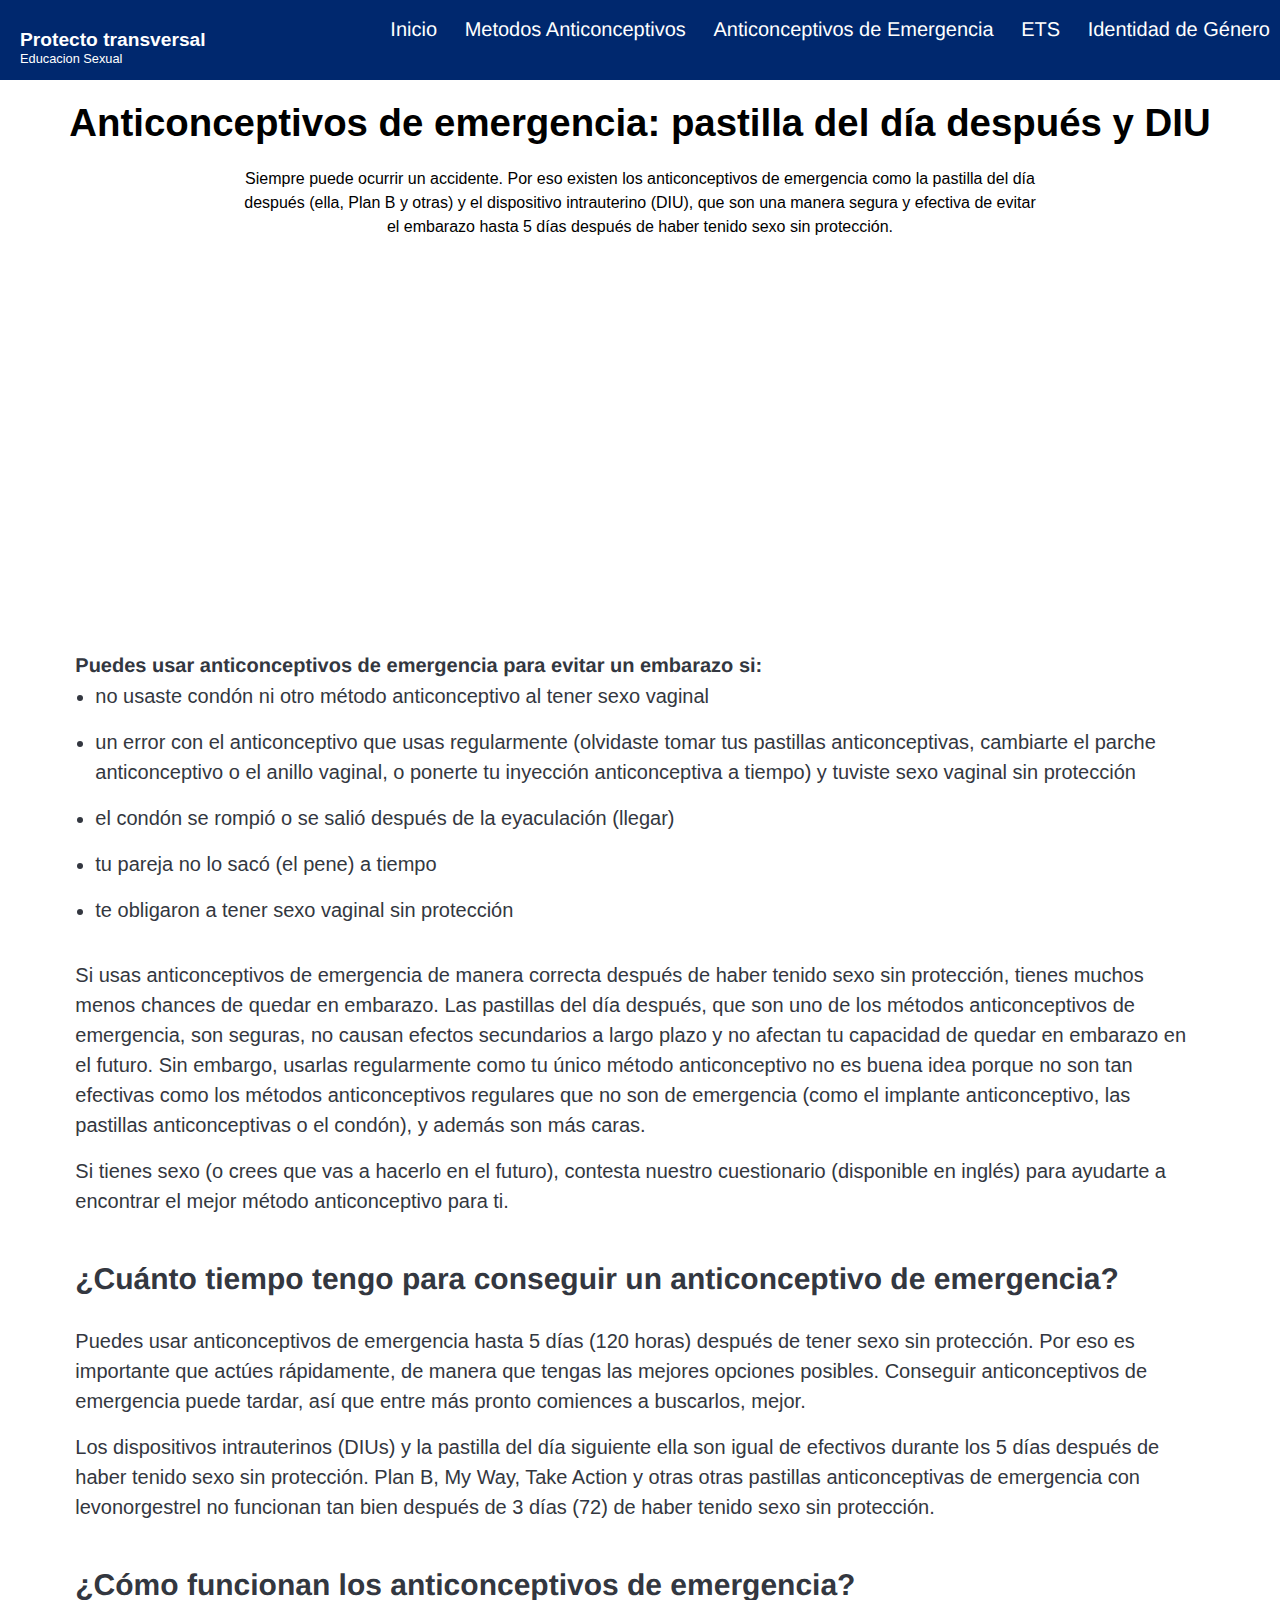
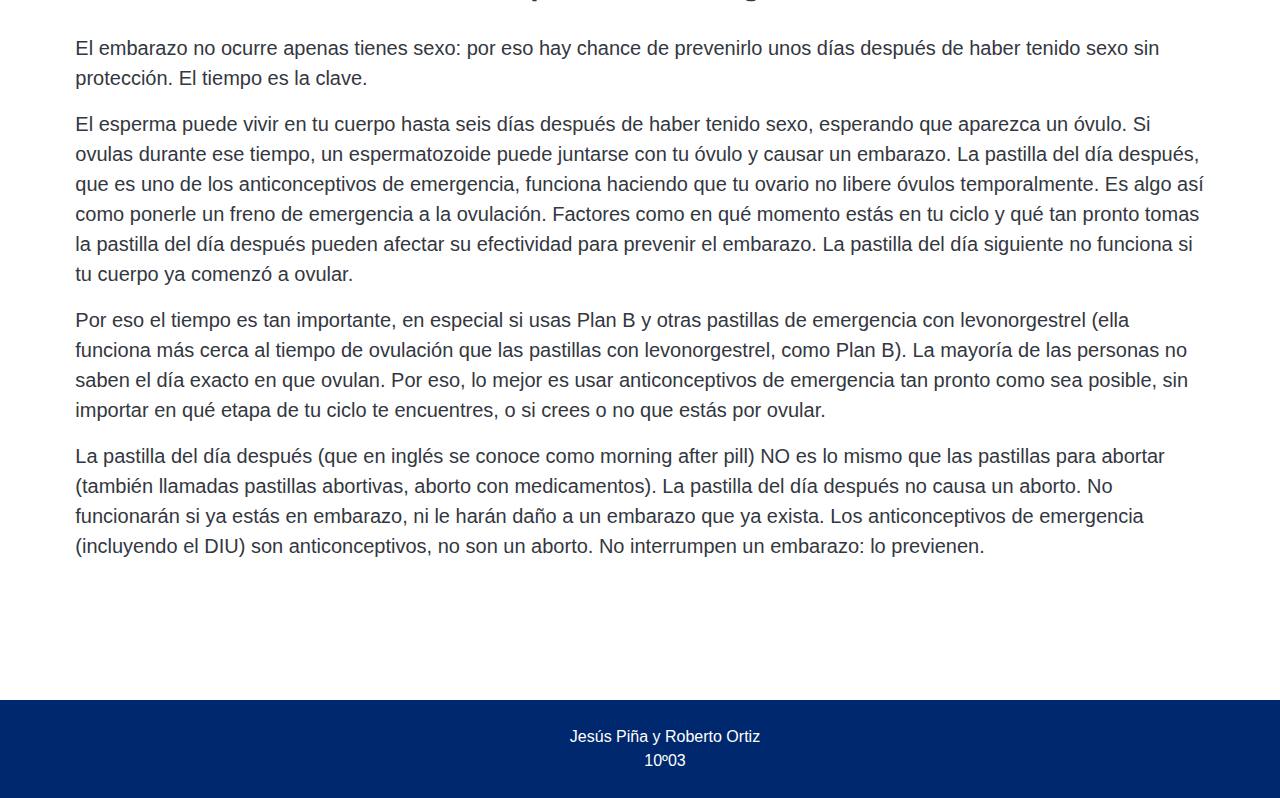
<file: Pag_3/pag3.html>
<!DOCTYPE html>
<html lang="en">
<head>
    <meta charset="UTF-8">
    <meta http-equiv="X-UA-Compatible" content="IE=edge">
    <meta name="viewport" content="width=device-width, initial-scale=1.0">
    <link rel="stylesheet" href="estilos3.css">
    <title>Ojo!</title>
</head>
<body>
    <header>
        <div class="main-header">
            <a id="logo-header">
                <span class="site-name">Protecto transversal</span>
                <span class="site-desc">Educacion Sexual</span>
            </a>
        </div>
        <nav class="menu">
            <ul>
                <li class="pag">
                    <div class="search">
                        <a href="file:///D:/Jes%C3%BAs%20Pi%C3%B1a%20y%20Ortiz/Informatica/Actividad%207/Pag_1/index.html" class="Z6I9qa">Inicio</a>
                    </div>
                </li>
                <li class="pag">
                    <div class="search">
                        <a href="file:///D:/Jes%C3%BAs%20Pi%C3%B1a%20y%20Ortiz/Informatica/Actividad%207/Pag_2/pag2.html" class="Z6I9qa">Metodos Anticonceptivos</a>
                    </div>
                </li>
                <li class="pag">
                    <div class="search">
                        <a href="pag3.html" class="Z6I9qa" >Anticonceptivos de Emergencia</a>
                    </div>
                </li>
                <li class="pag">
                    <div class="search">
                        <a href="file:///D:/Jes%C3%BAs%20Pi%C3%B1a%20y%20Ortiz/Informatica/Actividad%207/Pag_4/pag4.html" class="Z6I9qa">ETS</a>
                    </div>
                </li>
                <li class="pag">
                    <div class="search">
                        <a href="file:///D:/Jes%C3%BAs%20Pi%C3%B1a%20y%20Ortiz/Informatica/Actividad%207/Pag_5/pag5.html" class="Z6I9qa">Identidad de Género</a>
                    </div>
                </li>
            </ul>
        </nav>
    </header>
    <h1><big><center>Anticonceptivos de emergencia: pastilla del día después y DIU</center></big></h1>
    <div class="container">
        <section class="content">
            <center>
                Siempre puede ocurrir un accidente. Por eso existen los anticonceptivos de emergencia como la pastilla del día después (ella, Plan B y otras) y el dispositivo intrauterino (DIU), que son una manera segura y efectiva de evitar el embarazo hasta 5 días después de haber tenido sexo sin protección.
            </center>
        </section>
    </div>
<br><br><br>
<section class="content">
    <div class="video-wrapper">
        <center>
            <iframe width="560" height="315" src="https://www.youtube.com/embed/rPveSY9teNk?controls=0" title="YouTube video player" frameborder="0" allow="accelerometer; autoplay; clipboard-write; encrypted-media; gyroscope; picture-in-picture" allowfullscreen></iframe>
        </center>
    </div>
</section>
<br>
<br>
<div class="page-upper">
    <b>Puedes usar anticonceptivos de emergencia para evitar un embarazo si:</b>
    <ul>
        <li> <p>no usaste condón ni otro método anticonceptivo al tener sexo vaginal</p> </li>
        <li> <p> un error con el anticonceptivo que usas regularmente (olvidaste tomar tus pastillas anticonceptivas, cambiarte el parche anticonceptivo o el anillo vaginal, o ponerte tu inyección anticonceptiva a tiempo) y tuviste sexo vaginal sin protección</p> </li>
        <li> <p> el condón se rompió o se salió después de la eyaculación (llegar)</p></li>
        <li> <p> tu pareja no lo sacó (el pene) a tiempo</p></li>
        <li> <p>te obligaron a tener sexo vaginal sin protección</p> </li>
    </ul>
        <p> Si usas anticonceptivos de emergencia de manera correcta después de haber tenido sexo sin protección, tienes muchos menos chances de quedar en embarazo. Las pastillas del día después, que son uno de los métodos anticonceptivos de emergencia, son seguras, no causan efectos secundarios a largo plazo y no afectan tu capacidad de quedar en embarazo en el futuro. Sin embargo, usarlas regularmente como tu único método anticonceptivo no es buena idea porque no son tan efectivas como los métodos anticonceptivos regulares que no son de emergencia (como el implante anticonceptivo, las pastillas anticonceptivas o el condón), y además son más caras.</p>

        <p>Si tienes sexo (o crees que vas a hacerlo en el futuro), contesta nuestro cuestionario (disponible en inglés) para ayudarte a encontrar el mejor método anticonceptivo para ti.</p>

        <h2><strong>¿Cuánto tiempo tengo para conseguir un anticonceptivo de emergencia?</strong></h1>
            <br> <br>
        <p>Puedes usar anticonceptivos de emergencia hasta 5 días (120 horas) después de tener sexo sin protección. Por eso es importante que actúes rápidamente, de manera que tengas las mejores opciones posibles. Conseguir anticonceptivos de emergencia puede tardar, así que entre más pronto comiences a buscarlos, mejor. </p>
        <p>Los dispositivos intrauterinos (DIUs) y la pastilla del día siguiente ella son igual de efectivos durante los 5 días después de haber tenido sexo sin protección. Plan B, My Way, Take Action y otras otras pastillas anticonceptivas de emergencia con levonorgestrel no funcionan tan bien después de 3 días (72) de haber tenido sexo sin protección.</p>

        <h2><strong>¿Cómo funcionan los anticonceptivos de emergencia?</strong></h2>

        <p>El embarazo no ocurre apenas tienes sexo: por eso hay chance de prevenirlo unos días después de haber tenido sexo sin protección. El tiempo es la clave.
        </p>

        <p>El esperma puede vivir en tu cuerpo hasta seis días después de haber tenido sexo, esperando que aparezca un óvulo. Si ovulas durante ese tiempo, un espermatozoide puede juntarse con tu óvulo y causar un embarazo. La pastilla del día después, que es uno de los anticonceptivos de emergencia, funciona haciendo que tu ovario no libere óvulos temporalmente.  Es algo así como ponerle un freno de emergencia a la ovulación. Factores como en qué momento estás en tu ciclo y qué tan pronto tomas la pastilla del día después pueden afectar su efectividad para prevenir el embarazo. La pastilla del día siguiente no funciona si tu cuerpo ya comenzó a ovular.</p>


        <p> Por eso el tiempo es tan importante, en especial si usas Plan B y otras pastillas de emergencia con levonorgestrel (ella funciona más cerca al tiempo de ovulación que las pastillas con levonorgestrel, como Plan B). La mayoría de las personas no saben el día exacto en que ovulan. Por eso, lo mejor es usar anticonceptivos de emergencia tan pronto como sea posible, sin importar en qué etapa de tu ciclo te encuentres, o si crees o no que estás por ovular.</p>

        <p>La pastilla del día después (que en inglés se conoce como morning after pill) NO es lo mismo que las pastillas para abortar (también llamadas pastillas abortivas, aborto con medicamentos). La pastilla del día después no causa un aborto. No funcionarán si ya estás en embarazo, ni le harán daño a un embarazo que ya exista. Los anticonceptivos de emergencia (incluyendo el DIU) son anticonceptivos, no son un aborto. No interrumpen un embarazo: lo previenen.</p>

</div>

<footer id="main-footer">
    <p class="foot"> 
            Jesús Piña y Roberto Ortiz <br>
            10º03 <br>
        </p>
  </footer> <!-- / #main-footer -->

</body>
</html>
</file>
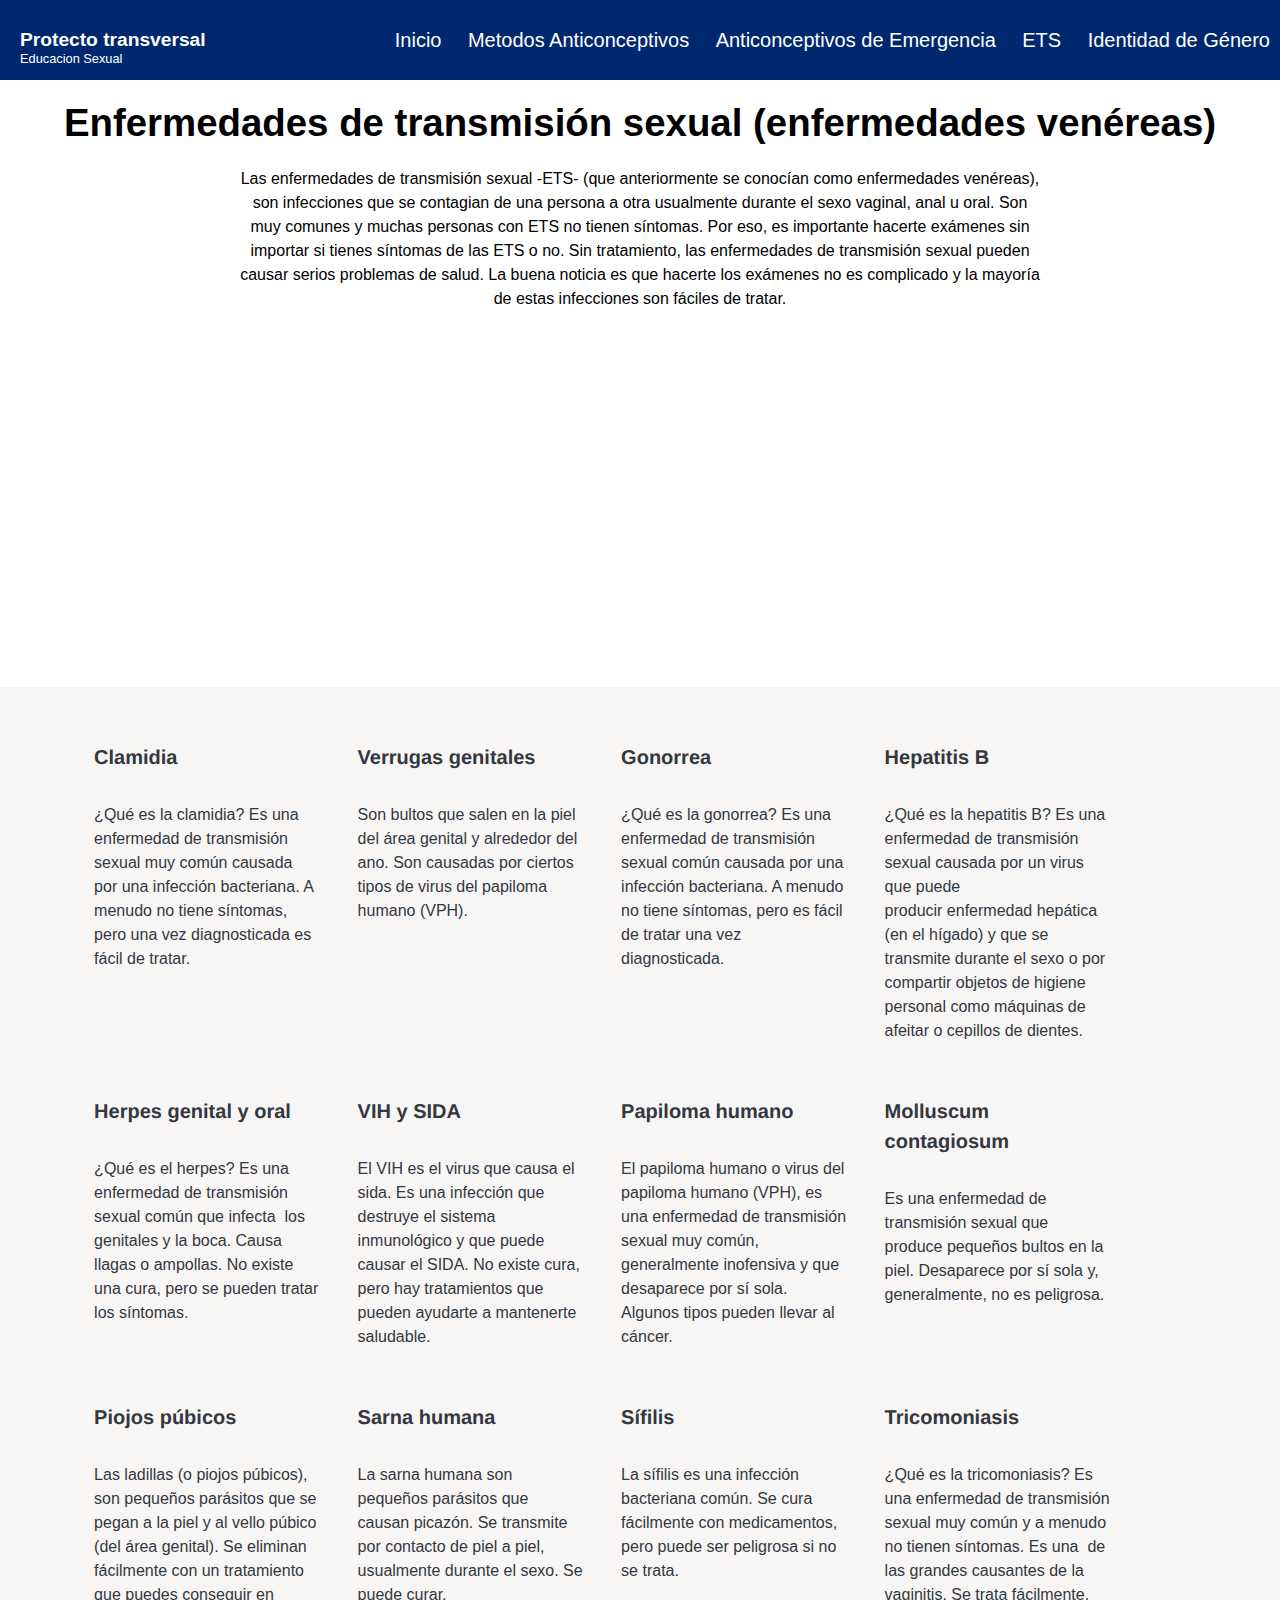
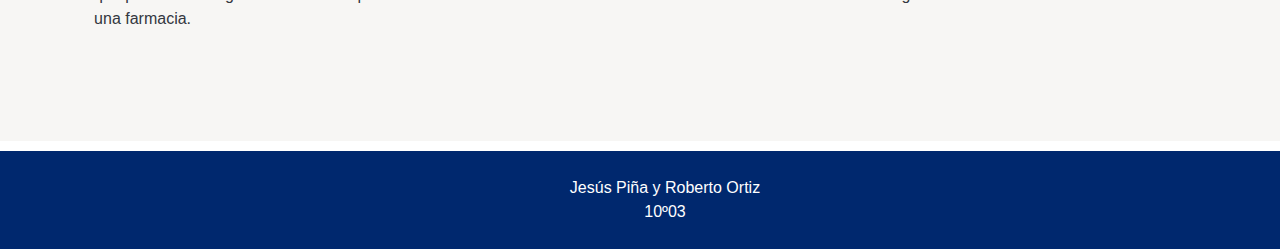
<file: Pag_4/pag4.html>
<!DOCTYPE html>
<html lang="en">
<head>
    <meta charset="UTF-8">
    <meta http-equiv="X-UA-Compatible" content="IE=edge">
    <meta name="viewport" content="width=device-width, initial-scale=1.0">
    <link rel="stylesheet" href="estilos4.css">
    <title>Cuidate, no hay nada de prisa</title>
</head>
<body>
    <header>
        <div class="main-header">
            <a id="logo-header">
                <span class="site-name">Protecto transversal</span>
                <span class="site-desc">Educacion Sexual</span>
            </a>
        </div>
        <nav class="menu">
            <ul>
                <li class="pag">
                    <div class="search">
                        <a href="file:///D:/Jes%C3%BAs%20Pi%C3%B1a%20y%20Ortiz/Informatica/Actividad%207/Pag_1/index.html" class="Z6I9qa">Inicio</a>
                    </div>
                </li>
                <li class="pag">
                    <div class="search">
                        <a href="file:///D:/Jes%C3%BAs%20Pi%C3%B1a%20y%20Ortiz/Informatica/Actividad%207/Pag_2/pag2.html" class="Z6I9qa">Metodos Anticonceptivos</a>
                    </div>
                </li>
                <li class="pag">
                    <div class="search">
                        <a href="file:///D:/Jes%C3%BAs%20Pi%C3%B1a%20y%20Ortiz/Informatica/Actividad%207/Pag_3/pag3.html" class="Z6I9qa" >Anticonceptivos de Emergencia</a>
                    </div>
                </li>
                <li class="pag">
                    <div class="search">
                        <a href="pag4.html" class="Z6I9qa">ETS</a>
                    </div>
                </li>
                <li class="pag">
                    <div class="search">
                        <a href="file:///D:/Jes%C3%BAs%20Pi%C3%B1a%20y%20Ortiz/Informatica/Actividad%207/Pag_5/pag5.html" class="Z6I9qa">Identidad de Género</a>
                    </div>
                </li>
            </ul>
        </nav>
    </header>
    <h1><big><center>Enfermedades de transmisión sexual (enfermedades venéreas)</center></big></h1>
    <div class="container">
        <section class="content">
            <center>
                Las enfermedades de transmisión sexual -ETS- (que anteriormente se conocían como enfermedades venéreas), son infecciones que se contagian de una persona a otra usualmente durante el sexo vaginal, anal u oral. Son muy comunes y muchas personas con ETS no tienen síntomas. Por eso, es importante hacerte exámenes sin importar si tienes síntomas de las ETS o no. Sin tratamiento, las enfermedades de transmisión sexual pueden causar serios problemas de salud. La buena noticia es que hacerte los  exámenes no es complicado y la mayoría de estas infecciones son fáciles de tratar.
            </center>
        </section>
    </div>
<br><br><br>
<section class="content">
    <div class="video-wrapper">
        <center>
            <iframe width="560" height="315" src="https://www.youtube.com/embed/8eDBlaS67Jk" title="YouTube video player" frameborder="0" allow="accelerometer; autoplay; clipboard-write; encrypted-media; gyroscope; picture-in-picture" allowfullscreen></iframe>
        </center>
    </div>
</section>

    <div class="tiles-stds" data-module-name="" data-section-name="" data-component-name="std tiles" data-component-type="tiles">
    <div class="tiles-sm-flex-gird">      
    <div class="tile tile-expandable expand-target remove-expand-for-mobile" data-tile-name="Clamidia">
        <div class="tile-content has-icons icons-on-mobile" data-responsive-accordion="" data-media-queries="small,smedium" data-allow-all-closed="true">
            <span data-resize-hook="">
                <b>Clamidia</b>
            </span>
            <div class="accordion-content" data-tab-content=""><br>
            <div class="tile-text">
                <p>¿Qué es la clamidia? Es una enfermedad de transmisión sexual muy común causada por una infección bacteriana. A menudo no tiene síntomas, pero una vez diagnosticada es fácil de tratar.</p>
            </div>
            </div>
        </div>
        </div>

    <div class="tile tile-expandable expand-target remove-expand-for-mobile" data-tile-name="Verrugas genitales">
        <div class="tile-content has-icons icons-on-mobile" data-responsive-accordion="" data-media-queries="small,smedium" data-allow-all-closed="true">
            <span data-resize-hook="">
                <b>Verrugas genitales</b>
            </span>
            <div class="accordion-content" data-tab-content=""><br>
            <div class="tile-text">
                <p>Son bultos que salen en la piel del área genital y alrededor del ano. Son causadas por ciertos tipos de virus del papiloma humano (VPH).</p>
                
            </div>
            </div>
        </div>
        </div>

    <div class="tile tile-expandable expand-target remove-expand-for-mobile" data-tile-name="Gonorrea">
        <div class="tile-content has-icons icons-on-mobile" data-responsive-accordion="" data-media-queries="small,smedium" data-allow-all-closed="true">
            <span data-resize-hook="">
                <b>Gonorrea</b>
            </span> <br> <br>
            <div class="tile-text">
                <p>¿Qué es la gonorrea? Es una enfermedad de transmisión sexual común causada por una infección bacteriana. A menudo no tiene síntomas, pero es fácil de tratar una vez diagnosticada.</p>
                
            </div>
            </div>
        </div>

    <div class="tile tile-expandable expand-target remove-expand-for-mobile" data-tile-name="Hepatitis B">
        <div class="tile-content has-icons icons-on-mobile" data-responsive-accordion="" data-media-queries="small,smedium" data-allow-all-closed="true">
            <span data-resize-hook="">
                <b>Hepatitis B</b>
            </span> <br><br>
            <div class="tile-text">
                <p>¿Qué es la hepatitis B? Es una enfermedad de transmisión sexual&nbsp;causada&nbsp;por un virus que puede producir&nbsp;enfermedad hepática (en el hígado) y que se transmite durante el sexo o por compartir objetos de higiene personal como máquinas de afeitar o cepillos de dientes.</p>
                
            </div>
        </div>
    </div>

    <div class="tile tile-expandable expand-target remove-expand-for-mobile" data-tile-name="Herpes genital y oral">
        <div class="tile-content has-icons icons-on-mobile" data-responsive-accordion="" data-media-queries="small,smedium" data-allow-all-closed="true">
            <span data-resize-hook="">
                <b>Herpes genital y oral</b>
            </span> <br><br>
            <div class="tile-text">
                <p>¿Qué es el herpes? Es una enfermedad de transmisión sexual común que infecta&nbsp; los genitales y la boca. Causa llagas o ampollas. No existe una cura, pero se pueden tratar los síntomas.</p>
                
            </div>
        </div>
        </div>

    <div class="tile tile-expandable expand-target remove-expand-for-mobile" data-tile-name="VIH y SIDA">
        <div class="tile-content has-icons icons-on-mobile" data-responsive-accordion="" data-media-queries="small,smedium" data-allow-all-closed="true">
            <span data-resize-hook="">
                <b>VIH y SIDA</b>
            </span><br><br>
            <div class="tile-text">
                <p>El VIH es el virus que causa el sida. Es una infección que destruye el sistema inmunológico y que puede causar el SIDA. No existe cura, pero hay tratamientos que pueden ayudarte a mantenerte saludable.</p>
                
            </div>
        </div>
        </div>

    <div class="tile tile-expandable expand-target remove-expand-for-mobile" data-tile-name="Papiloma humano&nbsp;">
        <div class="tile-content has-icons icons-on-mobile" data-responsive-accordion="" data-media-queries="small,smedium" data-allow-all-closed="true">
            <span data-resize-hook="">
                <b>Papiloma humano</b>
            </span><br><br>
            <div class="tile-text">
                <p>El papiloma humano o virus del papiloma humano&nbsp;(VPH),&nbsp;es una enfermedad de transmisión sexual muy común, generalmente inofensiva y que desaparece por sí sola. Algunos tipos pueden llevar al cáncer.</p>
                
        </div>
        </div>
    </div>

    <div class="tile tile-expandable expand-target remove-expand-for-mobile" data-tile-name="Molluscum contagiosum">
        <div class="tile-content has-icons icons-on-mobile" data-responsive-accordion="" data-media-queries="small,smedium" data-allow-all-closed="true">
                <b>Molluscum contagiosum</b>
            </span><br><br>
            <div class="tile-text">
                <p>Es una enfermedad de transmisión sexual que produce pequeños bultos en la piel. Desaparece por sí sola y, generalmente, no es peligrosa.</p>
        </div>
        </div>
    </div>

    <div class="tile tile-expandable expand-target remove-expand-for-mobile" data-tile-name="Piojos púbicos">
        <div class="tile-content has-icons icons-on-mobile" data-responsive-accordion="" data-media-queries="small,smedium" data-allow-all-closed="true">
            <span data-resize-hook="">
                <b>Piojos púbicos</b>
            </span><br><br>
            <div class="tile-text">
                <p>Las ladillas (o piojos púbicos), son pequeños parásitos que se pegan a la piel y al vello púbico (del área genital). Se eliminan fácilmente con un tratamiento que puedes conseguir en una&nbsp;farmacia.</p>
                
        </div>
        </div>
    </div>

    <div class="tile tile-expandable expand-target remove-expand-for-mobile" data-tile-name="Sarna humana">
        <div class="tile-content has-icons icons-on-mobile" data-responsive-accordion="" data-media-queries="small,smedium" data-allow-all-closed="true">
            <span data-resize-hook="">
                <b>Sarna humana</b>
            </span><br><br>
            <div class="tile-text">
                <p>La sarna humana son pequeños parásitos que causan picazón. Se transmite por contacto de piel a piel, usualmente durante el sexo. Se puede curar.</p>
        </div>
        </div>
    </div>

    <div class="tile tile-expandable expand-target remove-expand-for-mobile" data-tile-name="Sífilis">
        <div class="tile-content has-icons icons-on-mobile" data-responsive-accordion="" data-media-queries="small,smedium" data-allow-all-closed="true">
            <span data-resize-hook="">
                <b>Sífilis</b>
            </span><br><br>
            <div class="tile-text">
                <p>La sífilis es una infección bacteriana común. Se cura fácilmente con medicamentos, pero puede ser peligrosa si no se trata.</p>
        </div>
        </div>
    </div>

    <div class="tile tile-expandable expand-target remove-expand-for-mobile" data-tile-name="Tricomoniasis">
        <div class="tile-content has-icons icons-on-mobile" data-responsive-accordion="" data-media-queries="small,smedium" data-allow-all-closed="true">
            <span data-resize-hook="">
                <b>Tricomoniasis</b>
            </span><br><br>
            <div class="tile-text">
                <p>¿Qué es la tricomoniasis?&nbsp;Es una enfermedad de transmisión sexual muy común y a menudo no tienen síntomas. Es una&nbsp; de las grandes causantes de la vaginitis. Se trata fácilmente.</p>
        </div>
        </div>
    </div>
</div>
    </div>
<footer id="main-footer">
    <p class="foot"> 
            Jesús Piña y Roberto Ortiz <br>
            10º03 <br>
        </p>
  </footer> <!-- / #main-footer -->
    </body>
    </html>
</file>
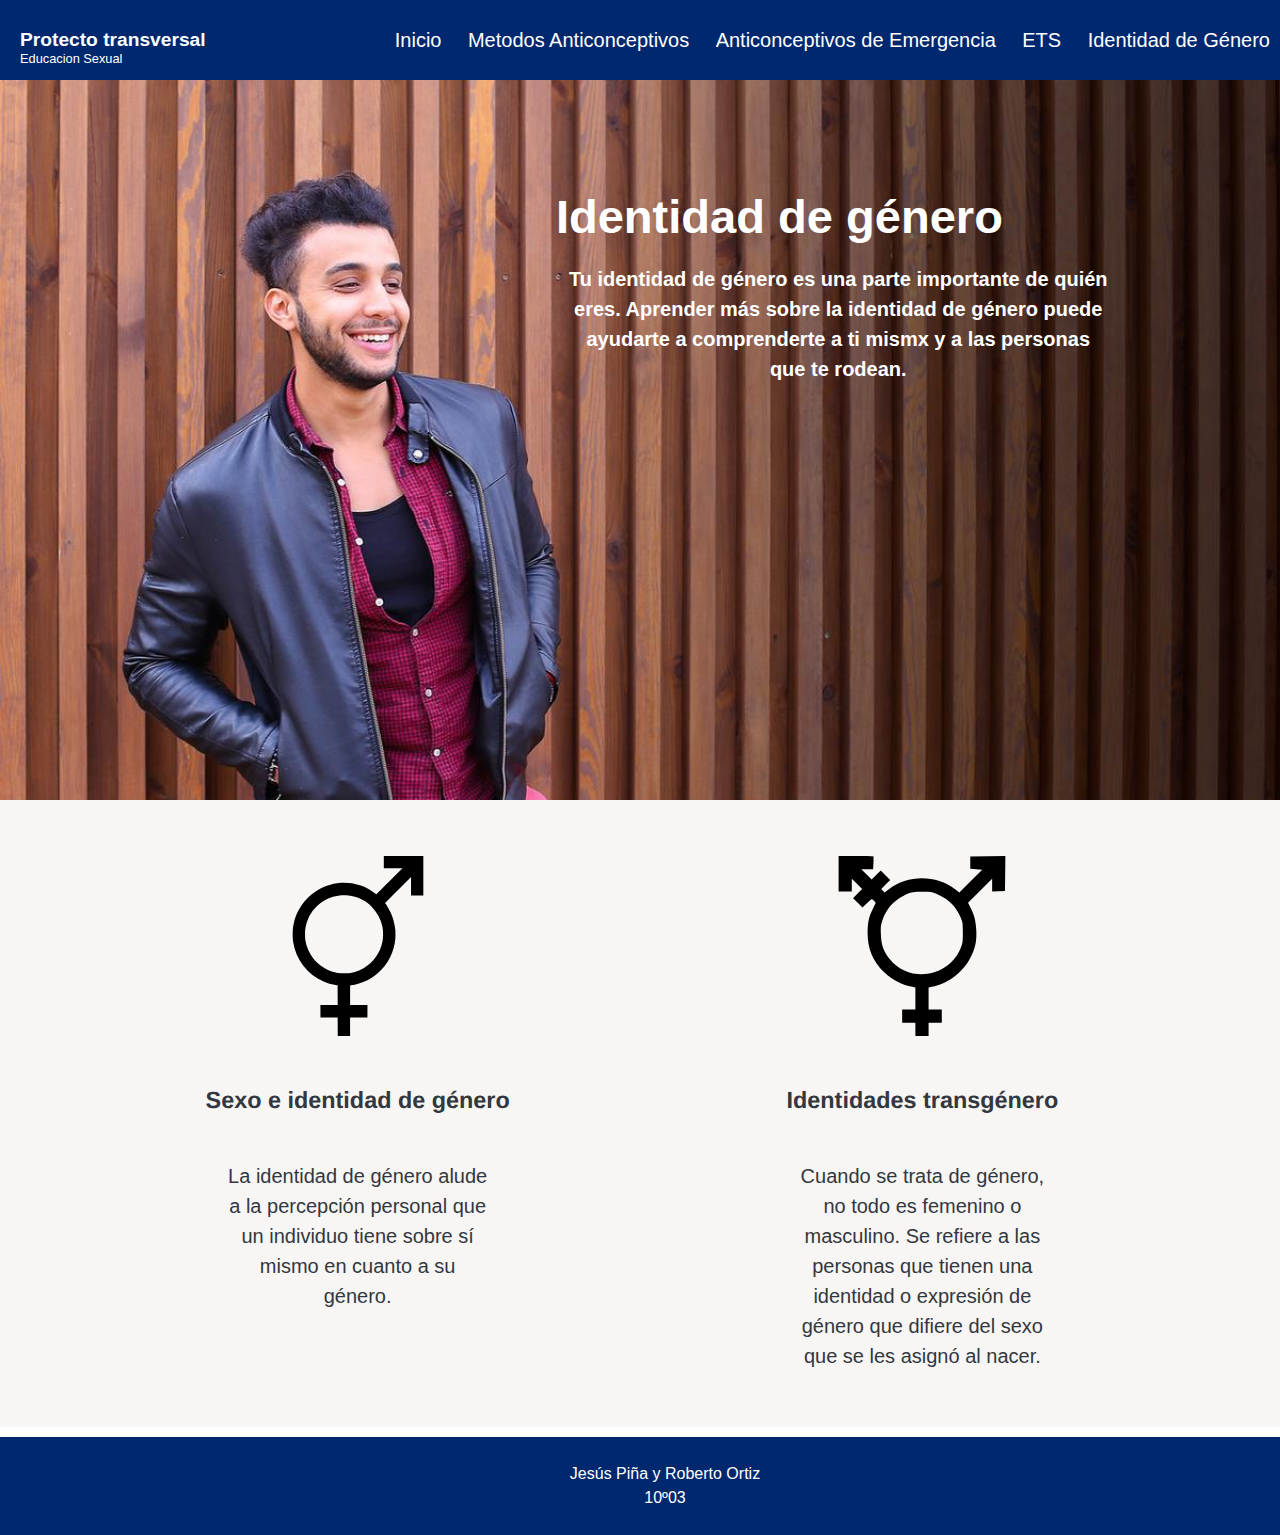
<file: Pag_5/pag5.html>
<!DOCTYPE html>
<html lang="en">
<head>
    <meta charset="UTF-8">
    <meta http-equiv="X-UA-Compatible" content="IE=edge">
    <meta name="viewport" content="width=device-width, initial-scale=1.0">
    <link rel="stylesheet" href="estilos5.css">
    <title>Entender la identidad de Género</title>
</head>
<body>
    <header>
        <div class="main-header">
            <a id="logo-header">
                <span class="site-name">Protecto transversal</span>
                <span class="site-desc">Educacion Sexual</span>
            </a>
        </div>
        <nav class="menu">
            <ul>
                <li class="pag">
                    <div class="search">
                        <a href="https://jess0211.github.io/La-vida-Sexual/Pag_1/index.html" class="Z6I9qa">Inicio</a>
                    </div>
                </li>
                <li class="pag">
                    <div class="search">
                        <a href="https://jess0211.github.io/La-vida-Sexual/Pag_2/pag2.html" class="Z6I9qa">Metodos Anticonceptivos</a>
                    </div>
                </li>
                <li class="pag">
                    <div class="search">
                        <a href="https://jess0211.github.io/La-vida-Sexual/Pag_3/pag3.html" class="Z6I9qa" >Anticonceptivos de Emergencia</a>
                    </div>
                </li>
                <li class="pag">
                    <div class="search">
                        <a href="https://jess0211.github.io/La-vida-Sexual/Pag_4/pag4.html" class="Z6I9qa">ETS</a>
                    </div>
                </li>
                <li class="pag">
                    <div class="search">
                        <a href="https://jess0211.github.io/La-vida-Sexual/Pag_5/pag5.html" class="Z6I9qa">Identidad de Género</a>
                    </div>
                </li>
            </ul>
        </nav>
    </header>



    <div class="image.light.top-right.image-align-center.has-content.adjust-for-breadcrumbs" data-module-name="Identidad de género" data-plugin-counter="1" data-section-name="Identidad de género" data-component-name="full width image" data-component-type="image">
        <div class="full-width-image-wrapper"> 
            <div class="image-media-full-width-media">
                <img class="background" src="img/img02.jpg">
            </div>
                    <div class="image-wrapper">
            <section class="image-content">
                <h1 class="image-heading">Identidad de género</h1>
            <p></p><p class="f1">Tu identidad de género es una parte importante de quién eres. Aprender más sobre la identidad de género puede ayudarte a comprenderte a ti mismx y a las personas que&nbsp;te rodean.</p><p></p><p>
            </section>
        </div>
        </div>
    </div>

    <div class="icon-grid-icon-grid-cols-2-theme-marble" data-module-name="" data-section-name="" data-component-name="icon grid" data-component-type="icon">
        <div class="icon-grid-wrapper">
        <div class="icon-grid-content">
    <section class="icon-tile" data-linked="" data-cta-icon-name="Sexo e identidad de género">
        <svg class= "icon-icon-tile-icon" xmlns="http://www.w3.org/2000/svg" version="1.0" width="4rem" height="50" viewBox="0 0 1127.415138 1553.017527" preserveAspectRatio="xMidYMid meet">
            <metadata>
            Created by potrace 1.12, written by Peter Selinger 2001-2015
            </metadata>
            <g transform="translate(-508.584862,1763.000000) scale(0.100000,-0.100000)" fill="#000000" stroke="none">
            <path d="M12950 17100 l0 -530 802 0 803 0 -1120 -1120 c-616 -616 -1123 -1120 -1127 -1120 -10 0 -231 162 -240 176 -11 17 -235 161 -373 239 -234 133 -541 268 -810 355 -813 263 -1717 282 -2545 55 -1581 -435 -2805 -1724 -3155 -3321 -75 -346 -99 -575 -99 -959 0 -322 11 -464 55 -730 243 -1462 1212 -2716 2564 -3320 285 -128 561 -219 880 -290 63 -14 358 -65 377 -65 4 0 8 -382 8 -850 l0 -850 -745 0 -745 0 2 -532 3 -533 742 -3 743 -2 2 -798 3 -797 533 -3 532 -2 0 800 0 800 748 2 747 3 3 533 2 532 -750 0 -750 0 2 847 3 847 167 27 c180 29 210 35 393 80 1246 310 2306 1164 2890 2330 239 475 392 1015 447 1574 16 168 16 633 -1 800 -67 680 -273 1315 -609 1873 -44 73 -83 142 -86 155 -3 12 -46 77 -96 145 -49 67 -90 126 -90 130 0 4 504 511 1120 1127 l1120 1120 0 -803 0 -802 530 0 530 0 0 1705 0 1705 -1705 0 -1705 0 0 -530z m-3220 -2860 c439 -29 853 -136 1240 -322 356 -170 652 -380 930 -658 479 -479 791 -1060 924 -1718 49 -242 61 -368 61 -667 0 -300 -12 -426 -61 -670 -192 -945 -775 -1756 -1617 -2250 -816 -477 -1833 -581 -2749 -281 -889 292 -1639 972 -2018 1829 -136 309 -214 584 -267 942 -25 172 -25 688 0 860 54 364 139 663 277 965 578 1272 1891 2061 3280 1970z"/>
            </g>
            </svg>
        <h3 class="icon-tile-heading">Sexo e identidad de género</h3>
        
        <div class="icon-tile-text ">
        <p>La identidad de género alude a la percepción personal que un individuo tiene sobre sí mismo en cuanto a su género.</p>
        </div>
    </section>

    <section class="icon-tile" data-linked="" data-cta-icon-name="Identidades transgénero">
        <svg class="icon-icon-tile-icon" xmlns="http://www.w3.org/2000/svg" version="1.0" width="4rem" height="50" viewBox="0 0 202.039891 218.039891" preserveAspectRatio="xMidYMid meet">
            <metadata>
            Created by potrace 1.12, written by Peter Selinger 2001-2015
            </metadata>
            <g transform="translate(-24.000000,234.039891) scale(0.100000,-0.100000)" fill="#000000" stroke="none">
            <path d="M240 2125 l0 -215 80 0 80 0 0 77 0 78 62 -62 63 -63 -55 -55 -55 -55 57 -57 57 -56 51 49 c28 27 54 50 59 52 4 1 17 -8 29 -21 l22 -23 -29 -60 c-49 -98 -63 -154 -69 -260 -10 -215 54 -383 200 -521 96 -90 222 -156 341 -177 l37 -7 0 -134 0 -135 -80 0 -80 0 0 -80 0 -80 80 0 80 0 0 -80 0 -80 80 0 80 0 0 80 0 80 80 0 80 0 0 80 0 80 -80 0 -80 0 0 135 0 134 38 7 c200 36 386 179 476 367 55 113 71 195 63 331 -6 105 -23 169 -72 265 l-27 54 146 146 146 146 0 -78 0 -78 77 3 78 3 3 213 2 212 -212 -2 -213 -3 0 -75 0 -75 73 -5 72 -5 -138 -138 -139 -139 -48 37 c-237 180 -573 180 -810 0 l-48 -37 -20 21 -21 21 54 55 55 55 -58 57 -57 58 -55 -55 -55 -55 -63 63 -62 62 72 0 71 0 4 76 c2 42 1 78 -1 80 -2 2 -98 4 -213 4 l-208 0 0 -215z m1214 -258 c131 -62 205 -138 263 -269 26 -58 28 -73 28 -188 0 -114 -3 -131 -28 -191 -148 -352 -621 -420 -859 -125 -72 90 -101 169 -106 297 -4 93 -1 113 21 178 46 132 131 229 255 291 86 43 123 50 243 46 98 -2 112 -5 183 -39z"/>
            </g>
            </svg>
        <h3 class="icon-tile-heading">Identidades transgénero</h3>
        <div class="icon-tile-text ">
        <p>Cuando se trata de género, no todo es femenino o masculino.&nbsp;Se refiere a las personas que tienen una identidad o expresión de género que difiere del sexo que se les asignó al nacer.</p>
        </div>
    </section>
        </div>
        </div>
    </div>
    <footer id="main-footer">
        <p class="foot"> 
                Jesús Piña y Roberto Ortiz <br>
                10º03 <br>
            </p>
      </footer> <!-- / #main-footer -->
</body>
</html>
</file>
<file: Pag_1/estilos.css>
body {
	margin: 0;
	padding: 0;
	font-family: Helvetica, Arial, sans-serif;
	color: rgb(0, 0, 0);
	background: #fff; 
	font-size: 1em;
	line-height: 1.5em;
}

h1 {
    color: #494444;
    font-family: sans-serif;
    font-size:x-large;
    font-weight: bold;
    }


p {
    margin-top: 50px;
    margin-bottom: 50px;
    margin-right: 10px;
    margin-left: 80px;
}

#main-header {
	background:#00286e;
	color: rgb(0, 0, 0);
	height: 80px;
}	

	#main-header a {
		color: rgb(0, 0, 0);
	}
/*
 * Logo
 */
#logo-header {
	float: left;
	padding: 15px 0 0 20px;
	text-decoration: none;
}
	#logo-header:hover {
		color: hsl(0, 0%, 100%);
	}
	
	#logo-header .site-name {
		display: block;
		font-weight: 700;
		font-size: 1.2em;
	}
	
	#logo-header .site-desc {
		display: block;
		font-weight: 300;
		font-size: 0.8em;
		color: rgb(255, 255, 255);
	}

.fondo{
        width: 100%;
        height: 100%;
        object-position: center;
}

.listas{
	background:#00286e;
    box-sizing: border-box;
    display: flex;
    flex-direction: row;
    height: inherit;
    list-style: none;
    margin: 0 0 0 12px;
    padding: 0;
    width: 100%;
    font-family: Madefor,Helvetica Neue,Helvetica,Arial,メイリオ,Meiryo,ヒラギノ角ゴ Pro W3,Hiragino Kaku Gothic Pro W3,Hiragino Kaku Gothic Pro,sans-serif !important;
}
    .pagina1{
        align-items: center;
        display: inline-flex;
        margin-bottom: 0;
        order: 1;
        outline: none;
        padding: 12;
    }

    .search {
        border-bottom: 2px solid transparent;
        border-top: 2px solid transparent;
        height: 72px;
        align-items: center;
        box-sizing: border-box;
        cursor: pointer;
        display: flex;
    }

    .Z6I9qa {
        font-size: 16px;
        display: flex;
        position: relative;
        width: auto;
        background: transparent;
        border: none;
        box-sizing: border-box;
        color: rgb(255, 255, 255);
        cursor: pointer;
        font-family: Madefor,Helvetica Neue,Helvetica,Arial,メイリオ,Meiryo,ヒラギノ角ゴ Pro W3,Hiragino Kaku Gothic Pro W3,Hiragino Kaku Gothic Pro,sans-serif!important;
        font-size: 20px;
        line-height: normal;
        margin: 0;
        outline: none;
        padding: 12px;
        text-align: left;
        text-decoration: none;
        width: 100%;

    }

    .pagina2{
        align-items: center;
        display: inline-flex;
        margin-bottom: 0;
        order: 1;
        outline: none;
    }

    .textitle{
        text-align: center;
        display: flex;
        align-items: center;
        line-height: 75px;
        font-size: 50px;
    }

    .text {
        padding-top: 3.5294117647rem;
        padding-bottom: 3.5294117647rem;
    }

    .text .text-wrapper {
        padding-right: 0;
        padding-left: 0;
        max-width: 70.5882352941rem;
        margin-left: auto;
        margin-right: auto;
        display: flex;
        flex-flow: row wrap;
        justify-content: space-between;
    }

    .text-promo .text-header {
        width: 50%;
        flex: 0 0 auto;
        min-height: 0px;
        min-width: 0px;
        padding-left: 1.1764705882rem;
        padding-right: 1.1764705882rem;
    }

    .promo-content {
        width: 50%;
        padding: 20;
        
    }

    [class*=theme-action-pink] {
	    background:#00286e;
        color: #fff;
        padding: 30;
    }

    div, dl, dt, dd, ul, ol, li, h1, h2, h3, h4, h5, h6, pre, form, p, blockquote, th, td {
        margin: 0;
        padding: 30;
    }

    .grid-container {
        padding-right: 30;
        padding-left: 30;
        max-width: 70.5882352941rem;
        margin-left: auto;
        margin-right: auto;
}
    
.promo{
padding: 1.7647058824rem;
}

.link1 {
    text-decoration:none;
    font-weight: 600;
    font-size: 20px;
    color:#ffffff;
    padding-top:15px;
    padding-bottom:15px;
    padding-left:40px;
    padding-right:40px;
    background-color: #00286e;
    border-color: #d8d8d8;
    border-width: 3px;
    border-style: solid;
    border-radius:35px;
    }

    .link1:hover{
        background-color:#2895d5
    }

    .casi{
        padding-top: 3.5294117647rem;
        padding-bottom: 3.5294117647rem;
    }
    .casi .casi-wrapper {
        padding-right: 0;
        padding-left: 0;
        max-width: 70.5882352941rem;
        margin-left: auto;
        margin-right: auto;
        display: flex;
        flex-flow: row wrap;
        justify-content: space-between;
    }

    .casi-promo .casi-header {
        width: 100%;
        flex: 0 0 auto;
        min-height: 0px;
        min-width: 0px;
        padding-left: 1.1764705882rem;
        padding-right: 1.1764705882rem;
    }

/*
 * Navegación
 */
nav {
	float: right;
}
	nav ul {
		margin: 0;
		padding: 0;
		list-style: none;
		padding-right: 20px;
	}
	
		nav ul li {
			display: inline-block;
			line-height: 80px;
		}
			
			nav ul li a {
				display: block;
				padding: 0 10px;
				text-decoration: none;
			}
			
				nav ul li a:hover {
					background: hsla(0, 0%, 100%, 0.521);
                    color: black;
				}

                #main-content {
                    background: white;
                    width: 90%;
                    max-width: 800px;
                    margin: 20px auto;
                    box-shadow: 0 0 10px rgba(0,0,0,.1);
                }
                
                    #main-content header,
                    #main-content .content {
                        padding: 0px;
                    }

                    #main-footer {
                        background: #00286e;
                        color: rgb(255, 255, 255);
                        text-align: center;
                        padding: 25px;
                        margin-top: 10px;
                        width: 100%;
                    }
                        #main-footer p {
                            margin: 0;
                        }
                        
                        #main-footer a {
                            color: white;
                        }
</file>
<file: Pag_2/estilo2.css>
body{
    font-family: sans-serif;
    margin: 0;
}

header{
    display: flex;
    height: 80px;
    justify-content:space-between;
    background-color:#00286e;
    align-items: center;
}

#main-header{
    display: flex;
    color: #ffffff;
}

#logo-header {
	float: left;
	padding: 15px 0 0 20px;
	text-decoration: none;
}

#logo-header:hover {
	color: hsla(177, 92%, 67%, 0.521);
}

#logo-header .site-name {
	display: block;
	font-weight: 700;
	font-size: 1.2em;
    color: #fff;
}

#logo-header .site-desc {
	display: block;
	font-weight: 300;
	font-size: 0.8em;
	color: rgb(255, 255, 255);
}

.menu {
    background: #00286e;
    text-decoration: none;
}

.menu a{
    color: rgb(255, 255, 255);
    padding-right: 10px;
}

menu ul {
    margin: 0;
    padding: 0;
    list-style: none;
    padding-right: 20px;
}

menu ul li {
    display: inline-block;
    line-height: 80px;
}

menu ul li a {
    display: block;
    padding: 0 10px;
    text-decoration: none;
}

.pag{
    align-items: center;
    display: inline-flex;
    margin-bottom: 0;
    order: 1;
    outline: none;
    padding: 12;
}
    .pag:hover{
        background:hsla(177, 92%, 67%, 0.521)
    }

.Z6I9qa {
    font-size: 16px;
    display: flex;
    position: relative;
    width: auto;
    background: transparent;
    border: none;
    box-sizing: border-box;
    color: #000;
    cursor: pointer;
    font-family: Madefor,Helvetica Neue,Helvetica,Arial,メイリオ,Meiryo,ヒラギノ角ゴ Pro W3,Hiragino Kaku Gothic Pro W3,Hiragino Kaku Gothic Pro,sans-serif!important;
    font-size: 20px;
    line-height: normal;
    margin: 0;
    outline: none;
    padding: 12px;
    text-align: left;
    text-decoration: none;
    width: 100%;
}

h1{
    font-family:Verdana, Geneva, Tahoma, sans-serif;
    padding-bottom: 1.1764705882rem;
    padding:25px;
    color: #3a3839;
}

.content{
    font-family: Verdana, Geneva, Tahoma, sans-serif;
    padding-left: 15em;
    padding-right: 15em;
    line-height: 1.5em;
}
.bc-tiles-icon-filter-list{
    -webkit-text-size-adjust: 100%;
    font-family: "Avenir Next W01",Helvetica,Arial,sans-serif;
    font-weight: 500;
    color: #333740;
    -webkit-font-smoothing: antialiased;
    font-size: 20px;
    -webkit-box-direction: normal;
    box-sizing: inherit;
    text-rendering: geometricPrecision;
    line-height: 1.5;
    -webkit-box-flex: 0;
    flex: 0 0 auto;
    min-height: 0px;
    min-width: 0px;
    columns: 2;
    display: flex;
    -webkit-box-pack: center;
    justify-content: center;
    padding: 0;
    width: auto;
    list-style: none;
    margin: 0 auto -8.5882352941rem;
}

label.bc-tiles-icon-filter-label:hover{
    background: #2895d5;
    color: #fff;
}

.li{
    -webkit-text-size-adjust: 100%;
    font-family: "Avenir Next W01",Helvetica,Arial,sans-serif;
    font-weight: 500;
    color: #333740;
    -webkit-font-smoothing: antialiased;
    -webkit-box-direction: normal;
    box-sizing: inherit;
    text-rendering: geometricPrecision;
    padding: 0;
    font-size: inherit;
    line-height: 1.3;
    list-style: none;
    margin: 0 .4705882353rem;
    display: list-item;
    text-align: -webkit-match-parent;
}

[type=checkbox]{
    -webkit-text-size-adjust: 100%;
    -webkit-font-smoothing: antialiased;
    -webkit-box-direction: normal;
    list-style: none;
    text-rendering: geometricPrecision;
    font-size: 100%;
    line-height: 1.15;
    overflow: visible;
    font-family: inherit;
    box-sizing: border-box;
    padding:0;
    margin: 0 0 .9411764706rem;
    position: absolute;
    top: auto;
    right: auto;
    bottom: auto;
    left: -9999px;
}

.bc-tiles-icon-filter-label {
    -webkit-text-size-adjust: 100%;
    font-family: "Avenir Next W01",Helvetica,Arial,sans-serif;
    -webkit-font-smoothing: antialiased;
    -webkit-box-direction: normal;
    list-style: none;
    box-sizing: inherit;
    text-rendering: geometricPrecision;
    display: inline-block;
    vertical-align: baseline;
    position: relative;
    line-height: 1.3;
    text-transform: none;
    margin: 0;
    padding: .8235294118rem .2352941176rem 0;
    border: .2352941176rem solid #e5e3df;
    border-radius: 50%;
    background: #fff;
    font-weight: 700;
    text-align: center;
    text-decoration: none;
    color: #333740;
    width: 150px;
    height: 150px;
    font-size: .85rem;
    cursor: pointer;
}

.icon{
    -webkit-text-size-adjust: 100%;
    font-family: "Avenir Next W01",Helvetica,Arial,sans-serif;
    -webkit-font-smoothing: antialiased;
    -webkit-box-direction: normal;
    list-style: none;
    line-height: 1.3;
    text-transform: none;
    font-weight: 700;
    text-align: center;
    color: #333740;
    font-size: .85rem;
    cursor: pointer;
    box-sizing: inherit;
    text-rendering: geometricPrecision;
    max-width: 100%;
    fill: currentColor;
    overflow: visible;
    display: block;
    margin: 0 auto;
    width: 60px;
    height: 60px;
}

use{
    -webkit-text-size-adjust: 100%;
    font-family: "Avenir Next W01",Helvetica,Arial,sans-serif;
    -webkit-font-smoothing: antialiased;
    -webkit-box-direction: normal;
    list-style: none;
    line-height: 1.3;
    text-transform: none;
    font-weight: 700;
    text-align: center;
    color: #333740;
    font-size: .85rem;
    cursor: pointer;
    fill: currentColor;
    box-sizing: inherit;
    text-rendering: geometricPrecision;
}

.bc-tiles-icon-filter-list>li {
    margin: 0 .4705882353rem;
}

.picture {
    width: 20px
}

.bc-tiles-items {
    -webkit-text-size-adjust: 100%;
    font-family: "Avenir Next W01",Helvetica,Arial,sans-serif;
    font-weight: 500;
    line-height: 1.5;
    color: #333740;
    -webkit-font-smoothing: antialiased;
    font-size: 20px;
    box-sizing: inherit;
    text-rendering: geometricPrecision;
    padding-right: 0;
    padding-left: 0;
    max-width: 80rem;
    margin-left: 0;
    margin-right: 0;
    display: flex;
    -webkit-box-orient: horizontal;
    -webkit-box-direction: normal;
    flex-flow: row wrap;
    -webkit-box-pack: center;
    justify-content: center;
    padding-bottom: 3.5294117647rem;
}

.bc-tiles-wrapper {
    -webkit-text-size-adjust: 100%;
    font-family: "Avenir Next W01",Helvetica,Arial,sans-serif;
    font-weight: 500;
    line-height: 1.5;
    color: #333740;
    -webkit-font-smoothing: antialiased;
    font-size: 20px;
    box-sizing: inherit;
    text-rendering: geometricPrecision;
    margin: 0;
    padding: 0;
    -webkit-box-flex: 0;
    flex: 0 0 auto;
    min-height: 0px;
    min-width: 0px;
    width: 100%;
    padding-right: 0;
    padding-left: 0;
    max-width: 75rem;
    margin:0rem ;
    display: flex;
    -webkit-box-orient: horizontal;
    -webkit-box-direction: normal;
    flex-flow: row wrap;
    -webkit-box-pack: start;
    justify-content: flex-start;
}

.bc-tile{
    -webkit-text-size-adjust: 100%;
    font-family: "Avenir Next W01",Helvetica,Arial,sans-serif;
    font-weight: 500;
    line-height: 1.5;
    color: #333740;
    -webkit-font-smoothing: antialiased;
    font-size: 20px;
    -webkit-box-direction: normal;
    box-sizing: inherit;
    text-rendering: geometricPrecision;
    margin: 0;
    padding: 0;
    display: flex;
    margin-bottom: 1.83rem;
    -webkit-box-flex: 0;
    flex: 0 0 auto;
    min-height: 0px;
    min-width: 0px;
    padding-left: 1.83rem;
    padding-right: 1.83rem;
    width: 20%;
}

.bc-tile-inner-wrap{
    -webkit-text-size-adjust: 100%;
    font-family: "Avenir Next W01",Helvetica,Arial,sans-serif;
    font-weight: 500;
    line-height: 1.5;
    color: #333740;
    -webkit-font-smoothing: antialiased;
    font-size: 20px;
    box-sizing: inherit;
    text-rendering: geometricPrecision;
    margin: 0;
    padding: 0;
    display: flex;
    -webkit-box-orient: vertical;
    -webkit-box-direction: normal;
    flex-direction: column;
    justify-content: stretch;
    width: 100%;
    border: 1px solid #ccc;
    position: relative;
    box-shadow: 1px 1px 3px rgba(0,0,0,.14);
    transition: box-shadow .3s ease, -webkit-box-shadow .3s ease;
}

.tile{
    -webkit-text-size-adjust: 100%;
    font-family: "Avenir Next W01",Helvetica,Arial,sans-serif;
    font-weight: 500;
    line-height: 1.5;
    color: #333740;
    -webkit-font-smoothing: antialiased;
    font-size: 20px;
    box-sizing: inherit;
    text-rendering: geometricPrecision;
    position: relative;
    display: flex;
    -webkit-box-flex: 1;
    flex: 1 1 auto;
    -webkit-box-orient: vertical;
    -webkit-box-direction: normal;
    flex-direction: column;
    -webkit-box-align: stretch;
    align-items: stretch;
    margin: 0;
    padding-bottom: 0;
    width: 100%;
    border: none;
    text-align: center;
}

.bc-tile-icon{
    -webkit-text-size-adjust: 100%;
    font-family: "Avenir Next W01",Helvetica,Arial,sans-serif;
    font-weight: 500;
    line-height: 1.5;
    -webkit-font-smoothing: antialiased;
    font-size: 20px;
    -webkit-box-direction: normal;
    box-sizing: inherit;
    text-rendering: geometricPrecision;
    margin: 0;
    padding: 0;
    -webkit-box-flex: 0;
    flex: 0 0 auto;
    background-color: #00286e;
    text-align: center;
    color: #fff;
    margin-bottom: 0;
    width: auto;
    height: auto;
}

.icono{
    -webkit-text-size-adjust: 100%;
    font-family: "Avenir Next W01",Helvetica,Arial,sans-serif;
    font-weight: 500;
    line-height: 1.5;
    -webkit-font-smoothing: antialiased;
    font-size: 20px;
    -webkit-box-direction: normal;
    text-align: center;
    color: #fff;
    box-sizing: inherit;
    text-rendering: geometricPrecision;
    display: inline-block;
    max-width: 100%;
    vertical-align: middle;
    fill: currentColor;
    overflow: visible;
    width: 100px;
    height: 100px;
    margin: 20px;
}

.bc-tile-label-wrap{
    -webkit-text-size-adjust: 100%;
    font-family: "Avenir Next W01",Helvetica,Arial,sans-serif;
    font-weight: 500;
    line-height: 1.5;
    color: #333740;
    -webkit-font-smoothing: antialiased;
    font-size: 20px;
    box-sizing: inherit;
    text-rendering: geometricPrecision;
    margin: 0;
    display: flex;
    -webkit-box-orient: vertical;
    -webkit-box-direction: normal;
    flex-direction: column;
    -webkit-box-pack: justify;
    justify-content: space-between;
    -webkit-box-align: start;
    align-items: flex-start;
    margin-bottom: 10px;
    padding: 0 10px;
    border: none;
    position: relative;
    text-align: center;
}

.button-button-label-theme-action-pink{
    -webkit-text-size-adjust: 100%;
    -webkit-font-smoothing: antialiased;
    -webkit-box-direction: normal;
    box-sizing: inherit;
    text-rendering: geometricPrecision;
    vertical-align: middle;
    margin: 0 0 1.1764705882rem 0;
    transition: background-color .25s ease-out,color .25s ease-out;
    font-family: inherit;
    -webkit-appearance: none;
    cursor: pointer;
    display: inline-flex;
    flex-flow: wrap;
    -webkit-box-pack: center;
    justify-content: center;
    -webkit-box-align: center;
    align-items: center;
    max-width: 100%;
    background: #2895d5;
    text-align: center;
    text-decoration: none !important;
    overflow: hidden;
    padding: 3px 12px;
    min-width: auto;
    height: auto;
    border: none;
    border-radius: 1.7647058824rem;
    font-size: .85rem;
    font-weight: 700;
    line-height: inherit;
    text-transform: none;
    white-space: nowrap;
    position: absolute;
    top: 0;
    right: auto;
    bottom: auto;
    left: 50%;
    z-index: 1;
    transform: translate(-50%, -50%);
    color: #fff;
    background-color: #ec008c;
}

.tile-content{
    -webkit-text-size-adjust: 100%;
    font-family: "Avenir Next W01",Helvetica,Arial,sans-serif;
    font-weight: 500;
    line-height: 1.5;
    color: #333740;
    -webkit-font-smoothing: antialiased;
    font-size: 20px;
    text-align: center;
    box-sizing: inherit;
    text-rendering: geometricPrecision;
    margin: 0;
    border-radius: 4px;
    background: #fff;
    display: flex;
    -webkit-box-flex: 1;
    flex: 1 1 auto;
    -webkit-box-orient: vertical;
    -webkit-box-direction: normal;
    flex-direction: column;
    padding: 1.1764705882rem .5882352941rem;
}

.tile-title-default-title{
    -webkit-text-size-adjust: 100%;
    -webkit-font-smoothing: antialiased;
    text-align: center;
    -webkit-box-direction: normal;
    box-sizing: inherit;
    margin: 0;
    padding: 0;
    font-family: "Avenir Next W01",Helvetica,Arial,sans-serif;
    font-style: normal;
    text-rendering: optimizeLegibility;
    line-height: 1.2;
    margin-top: 0;
    font-weight: 800;
    color: #333740;
    font-size: 1.6470588235rem;
    display: block;
    margin-bottom: 1.1764705882rem;
    padding-right: 0;
}

.tiles-text{
    -webkit-text-size-adjust: 100%;
    font-family: "Avenir Next W01",Helvetica,Arial,sans-serif;
    font-weight: 500;
    line-height: 1.5;
    -webkit-font-smoothing: antialiased;
    text-align: center;
    -webkit-box-direction: normal;
    box-sizing: inherit;
    text-rendering: geometricPrecision;
    margin: 0;
    padding: 0;
    margin-bottom: 1.1764705882rem;
    font-size: 1rem;
    color: #333740;
}

.nd1{
    -webkit-text-size-adjust: 100%;
    font-family: "Avenir Next W01",Helvetica,Arial,sans-serif;
    font-weight: 500;
    -webkit-font-smoothing: antialiased;
    -webkit-box-direction: normal;
    color: #333740;
    box-sizing: inherit;
    text-rendering: geometricPrecision;
    margin: 0;
    padding: 0;
    font-size: inherit;
    margin-bottom: .8rem;
    line-height: 1.3;
    list-style: none;
}

.nd{
    -webkit-text-size-adjust: 100%;
    font-family: "Avenir Next W01",Helvetica,Arial,sans-serif;
    font-weight: 500;
    -webkit-font-smoothing: antialiased;
    text-align: center;
    -webkit-box-direction: normal;
    font-size: 1rem;
    color: #333740;
    box-sizing: inherit;
    text-rendering: geometricPrecision;
    margin: 0;
    padding: 0;
    margin-bottom: 1rem;
    line-height: 1.5;
    margin-left: 0;
    list-style: none;
}


#main-footer {
    background: #00286e;
    color: rgb(255, 255, 255);
    text-align: center;
    padding: 25px;
    margin-top: 10px;
    width: 100%;
}
    #main-footer p {
        margin: 0;
    }
    
    #main-footer a {
        color: white;
    }

    .foot{
        color: white
    }
</file>
<file: Pag_3/estilos3.css>
body{
    font-family: sans-serif;
    margin: 0;
}

header{
    display: flex;
    height: 80px;
    justify-content:space-between;
    background-color:#00286e;
    align-items: center;
}

#main-header{
    display: flex;
    color: #ffffff;
}

#logo-header {
	float: left;
	padding: 15px 0 0 20px;
	text-decoration: none;
}

#logo-header:hover {
	color: hsla(177, 92%, 67%, 0.521);
}

#logo-header .site-name {
	display: block;
	font-weight: 700;
	font-size: 1.2em;
    color: #fff;
}

#logo-header .site-desc {
	display: block;
	font-weight: 300;
	font-size: 0.8em;
	color: rgb(255, 255, 255);
}

.menu {
    background: #00286e;
    text-decoration: none;
}

.menu a{
    color: rgb(255, 255, 255);
    padding-right: 10px;
}

menu ul {
    margin: 0;
    padding: 0;
    list-style: none;
    padding-right: 20px;
}

menu ul li {
    display: inline-block;
    line-height: 80px;
}

menu ul li a {
    display: block;
    padding: 0 10px;
    text-decoration: none;
}

li:hover{
    background:hsla(177, 92%, 67%, 0.521)
}

.pag{
    align-items: center;
    display: inline-flex;
    margin-bottom: 0;
    order: 1;
    outline: none;
    padding: 12;
}

.Z6I9qa {
    font-size: 16px;
    display: flex;
    position: relative;
    width: auto;
    background: transparent;
    border: none;
    box-sizing: border-box;
    color: #000;
    cursor: pointer;
    font-family: Madefor,Helvetica Neue,Helvetica,Arial,メイリオ,Meiryo,ヒラギノ角ゴ Pro W3,Hiragino Kaku Gothic Pro W3,Hiragino Kaku Gothic Pro,sans-serif!important;
    font-size: 20px;
    line-height: normal;
    margin: 0;
    outline: none;
    padding: 12px;
    text-align: left;
    text-decoration: none;
    width: 100%;
}

.content{
    font-family: Verdana, Geneva, Tahoma, sans-serif;
    padding-left: 15em;
    padding-right: 15em;
    line-height: 1.5em;
}

.video-wrapper {
    margin: 0;
}

.page-upper{
    -webkit-text-size-adjust: 100%;
    font-family: "Avenir Next W01",Helvetica,Arial,sans-serif;
    font-weight: 500;
    line-height: 1.5;
    color: #333740;
    -webkit-font-smoothing: antialiased;
    font-size: 20px;
    box-sizing: inherit;
    text-rendering: geometricPrecision;
    margin: 0;
    padding: 0;
    margin-bottom: 0;
    padding-right: 0;
    padding-left: 0;
    max-width: 70.5882352941rem;
    margin-left: auto;
    margin-right: auto;
    display: flex;
    -webkit-box-orient: horizontal;
    -webkit-box-direction: normal;
    flex-flow: row wrap;
    position: relative;
    -webkit-box-pack: justify;
    justify-content: space-between;
    -webkit-box-align: start;
    align-items: flex-start;
    padding-bottom: 7.0588235294rem;}

ul{
    -webkit-text-size-adjust: 100%;
    font-family: "Avenir Next W01",Helvetica,Arial,sans-serif;
    font-weight: 500;
    color: #333740;
    -webkit-font-smoothing: antialiased;
    font-size: 20px;
    -webkit-box-direction: normal;
    box-sizing: inherit;
    text-rendering: geometricPrecision;
    margin: 0;
    padding: 0;
    list-style-position: outside;
    line-height: 1.5;
    margin-left: 1.25rem;
    list-style-type: disc;
    margin-bottom: 1.1764705882rem;
}

li{
    -webkit-text-size-adjust: 100%;
    font-family: "Avenir Next W01",Helvetica,Arial,sans-serif;
    font-weight: 500;
    color: #333740;
    -webkit-font-smoothing: antialiased;
    -webkit-box-direction: normal;
    list-style-position: outside;
    list-style-type: disc;
    box-sizing: inherit;
    text-rendering: geometricPrecision;
    margin: 0;
    padding: 0;
    font-size: inherit;
    margin-bottom: .8rem;
    line-height: 1.3;
}


p{
    -webkit-text-size-adjust: 100%;
    font-family: "Avenir Next W01",Helvetica,Arial,sans-serif;
    font-weight: 500;
    color: #333740;
    -webkit-font-smoothing: antialiased;
    -webkit-box-direction: normal;
    list-style-position: outside;
    list-style-type: disc;
    box-sizing: inherit;
    margin: 0;
    padding: 0;
    margin-bottom: 1rem;
    font-size: inherit;
    line-height: 1.5;
    text-rendering: optimizeLegibility;
}


#main-footer {
    background: #00286e;
    color: rgb(255, 255, 255);
    text-align: center;
    padding: 25px;
    margin-top: 10px;
    width: 100%;
}
    #main-footer p {
        margin: 0;
    }
    
    #main-footer a {
        color: white;
    }


    .foot{
        color: white
    }
</file>
<file: Pag_4/estilos4.css>
body{
    font-family: sans-serif;
    margin: 0;
}

header{
    display: flex;
    height: 80px;
    justify-content:space-between;
    background-color:#00286e;
    align-items: center;
}

#main-header{
    display: flex;
    color: #ffffff;
}

#logo-header {
	float: left;
	padding: 15px 0 0 20px;
	text-decoration: none;
}

#logo-header:hover {
	color: hsla(177, 92%, 67%, 0.521);
}

#logo-header .site-name {
	display: block;
	font-weight: 700;
	font-size: 1.2em;
    color: #fff;
}

#logo-header .site-desc {
	display: block;
	font-weight: 300;
	font-size: 0.8em;
	color: rgb(255, 255, 255);
}

.menu {
    background: #00286e;
    text-decoration: none;
}

.menu a{
    color: rgb(255, 255, 255);
    padding-right: 10px;
}

menu ul {
    margin: 0;
    padding: 0;
    list-style: none;
    padding-right: 20px;
}

menu ul li {
    display: inline-block;
    line-height: 80px;
}

menu ul li a {
    display: block;
    padding: 0 10px;
    text-decoration: none;
}

li:hover{
    background:hsla(177, 92%, 67%, 0.521)
}

.pag{
    align-items: center;
    display: inline-flex;
    margin-bottom: 0;
    order: 1;
    outline: none;
    padding: 12;
}

.Z6I9qa {
    font-size: 16px;
    display: flex;
    position: relative;
    width: auto;
    background: transparent;
    border: none;
    box-sizing: border-box;
    color: #000;
    cursor: pointer;
    font-family: Madefor,Helvetica Neue,Helvetica,Arial,メイリオ,Meiryo,ヒラギノ角ゴ Pro W3,Hiragino Kaku Gothic Pro W3,Hiragino Kaku Gothic Pro,sans-serif!important;
    font-size: 20px;
    line-height: normal;
    margin: 0;
    outline: none;
    padding: 12px;
    text-align: left;
    text-decoration: none;
    width: 100%;
}

.content{
    font-family: Verdana, Geneva, Tahoma, sans-serif;
    padding-left: 15em;
    padding-right: 15em;
    line-height: 1.5em;
}

.video-wrapper {
    margin: 0;
}

.page-upper{
    -webkit-text-size-adjust: 100%;
    font-family: "Avenir Next W01",Helvetica,Arial,sans-serif;
    font-weight: 500;
    line-height: 1.5;
    color: #333740;
    -webkit-font-smoothing: antialiased;
    font-size: 20px;
    box-sizing: inherit;
    text-rendering: geometricPrecision;
    margin: 0;
    padding: 0;
    margin-bottom: 0;
    padding-right: 0;
    padding-left: 0;
    max-width: 70.5882352941rem;
    margin-left: auto;
    margin-right: auto;
    display: flex;
    -webkit-box-orient: horizontal;
    -webkit-box-direction: normal;
    flex-flow: row wrap;
    position: relative;
    -webkit-box-pack: justify;
    justify-content: space-between;
    -webkit-box-align: start;
    align-items: flex-start;
    padding-bottom: 7.0588235294rem;}

p{
    -webkit-text-size-adjust: 100%;
    font-family: "Avenir Next W01",Helvetica,Arial,sans-serif;
    font-weight: 500;
    -webkit-font-smoothing: antialiased;
    -webkit-box-direction: normal;
    color: #333740;
    box-sizing: inherit;
    margin: 0;
    padding: 0;
    margin-bottom: 1rem;
    font-size: inherit;
    line-height: 1.5;
    text-rendering: optimizeLegibility;
}

.tiles-stds{
    -webkit-text-size-adjust: 100%;
    font-family: "Avenir Next W01",Helvetica,Arial,sans-serif;
    font-weight: 500;
    line-height: 1.5;
    color: #333740;
    -webkit-font-smoothing: antialiased;
    font-size: 20px;
    -webkit-box-direction: normal;
    box-sizing: inherit;
    text-rendering: geometricPrecision;
    margin: 0;
    padding: 0;
    background: #f7f6f4;
    padding-top: 3.5294117647rem;
    padding-bottom: 3.5294117647rem;
}

.tiles-sm-flex-gird{
    -webkit-text-size-adjust: 100%;
    font-family: "Avenir Next W01",Helvetica,Arial,sans-serif;
    font-weight: 500;
    line-height: 1.5;
    color: #333740;
    -webkit-font-smoothing: antialiased;
    font-size: 20px;
    box-sizing: inherit;
    text-rendering: geometricPrecision;
    margin: 0;
    padding: 0;
    padding-right: 0;
    padding-left: 0;
    max-width: 70.5882352941rem;
    margin-left: auto;
    margin-right: auto;
    display: flex;
    -webkit-box-orient: horizontal;
    -webkit-box-direction: normal;
    flex-flow: row wrap;
}

div.tile.tile-expandable.expand-target.remove-expand-for-mobile{
    -webkit-text-size-adjust: 100%;
    font-family: "Avenir Next W01",Helvetica,Arial,sans-serif;
    font-weight: 500;
    line-height: 1.5;
    color: #333740;
    -webkit-font-smoothing: antialiased;
    font-size: 20px;
    -webkit-box-direction: normal;
    box-sizing: inherit;
    text-rendering: geometricPrecision;
    margin: 0;
    padding: 0;
    -webkit-box-flex: 0;
    flex: 0 0 auto;
    min-height: 0px;
    min-width: 0px;
    padding-left: 1.1764705882rem;
    padding-right: 1.1764705882rem;
    width: 20%;
    display: flex;
    margin-bottom: 2.3529411765rem;
}

.div.tile-content.has-icons.icons-on-mobile{
    -webkit-text-size-adjust: 100%;
    font-family: "Avenir Next W01",Helvetica,Arial,sans-serif;
    font-weight: 500;
    line-height: 1.5;
    color: #333740;
    -webkit-font-smoothing: antialiased;
    font-size: 20px;
    -webkit-box-direction: normal;
    box-sizing: inherit;
    text-rendering: geometricPrecision;
    margin: 0;
    border-radius: 4px;
    background: #fff;
    padding: 0;
    display: flex;
    max-width: 100%;
}

.tile-text{
    -webkit-text-size-adjust: 100%;
    font-family: "Avenir Next W01",Helvetica,Arial,sans-serif;
    font-weight: 500;
    line-height: 1.5;
    -webkit-font-smoothing: antialiased;
    -webkit-box-direction: normal;
    box-sizing: inherit;
    text-rendering: geometricPrecision;
    margin: 0;
    padding: 0;
    font-size: 1rem;
    color: #333740;
    margin-bottom: 0;
}

.span{
    -webkit-text-size-adjust: 100%;
    font-family: "Avenir Next W01",Helvetica,Arial,sans-serif;
    -webkit-font-smoothing: antialiased;
    -webkit-box-direction: normal;
    font-size: 1.1764705882rem;
    font-weight: 800;
    line-height: 1.2;
    color: #000000;
    cursor: text;
    box-sizing: inherit;
    text-rendering: geometricPrecision;
    display: block;
}


#main-footer {
    background: #00286e;
    color: rgb(255, 255, 255);
    text-align: center;
    padding: 25px;
    margin-top: 10px;
    width: 100%;
}
    #main-footer p {
        margin: 0;
    }
    
    #main-footer a {
        color: white;
    }

    .foot{
        color: white
    }
</file>
<file: Pag_5/estilos5.css>
body{
    font-family: sans-serif;
    margin: 0;
}

header{
    display: flex;
    height: 80px;
    justify-content:space-between;
    background-color:#00286e;
    align-items: center;
}

#main-header{
    display: flex;
    color: #ffffff;
}

#logo-header {
	float: left;
	padding: 15px 0 0 20px;
	text-decoration: none;
}

#logo-header:hover {
	color: hsla(177, 92%, 67%, 0.521);
}

#logo-header .site-name {
	display: block;
	font-weight: 700;
	font-size: 1.2em;
    color: #fff;
}

#logo-header .site-desc {
	display: block;
	font-weight: 300;
	font-size: 0.8em;
	color: rgb(255, 255, 255);
}

.menu {
    background: #00286e;
    text-decoration: none;
}

.menu a{
    color: rgb(255, 255, 255);
    padding-right: 10px;
}

menu ul {
    margin: 0;
    padding: 0;
    list-style: none;
    padding-right: 20px;
}

menu ul li {
    display: inline-block;
    line-height: 80px;
}

menu ul li a {
    display: block;
    padding: 0 10px;
    text-decoration: none;
}

li:hover{
    background:hsla(177, 92%, 67%, 0.521)
}

.pag{
    align-items: center;
    display: inline-flex;
    margin-bottom: 0;
    order: 1;
    outline: none;
    padding: 12;
}

.Z6I9qa {
    font-size: 16px;
    display: flex;
    position: relative;
    width: auto;
    background: transparent;
    border: none;
    box-sizing: border-box;
    color: #000;
    cursor: pointer;
    font-family: Madefor,Helvetica Neue,Helvetica,Arial,メイリオ,Meiryo,ヒラギノ角ゴ Pro W3,Hiragino Kaku Gothic Pro W3,Hiragino Kaku Gothic Pro,sans-serif!important;
    font-size: 20px;
    line-height: normal;
    margin: 0;
    outline: none;
    padding: 12px;
    text-align: left;
    text-decoration: none;
    width: 100%;
}

.background{
    -webkit-text-size-adjust: 100%;
    font-family: "Avenir Next W01",Helvetica,Arial,sans-serif;
    font-weight: 500;
    line-height: 1.5;
    -webkit-font-smoothing: antialiased;
    font-size: 20px;
    -webkit-box-direction: normal;
    color: #fff;
    text-align: center;
    box-sizing: inherit;
    text-rendering: geometricPrecision;
    width: 100%;
    height: 100%;
    display: flex;
}

.image-media-full-width-media{
    -webkit-text-size-adjust: 100%;
    font-family: "Avenir Next W01",Helvetica,Arial,sans-serif;
    font-weight: 500;
    line-height: 1.5;
    -webkit-font-smoothing: antialiased;
    font-size: 20px;
    -webkit-box-direction: normal;
    color: #fff;
    box-sizing: inherit;
    text-rendering: geometricPrecision;
    margin: 0;
    padding: 0;
    top: 0;
    right: auto;
    bottom: auto;
    left: 0;
    z-index: 0;
    width: 100%;
    height: 100%;
    text-align: center;
    overflow: hidden;
}

.full-wisth-image-wrapper{
    position: relative;
    display: inline-block;
}

.image-wrapper{
    -webkit-text-size-adjust: 100%;
    font-family: "Avenir Next W01",Helvetica,Arial,sans-serif;
    font-weight: 500;
    line-height: 1.5;
    -webkit-font-smoothing: antialiased;
    font-size: 20px;
    -webkit-box-direction: normal;
    color: #fff;
    box-sizing: inherit;
    text-rendering: geometricPrecision;
    margin: 0;
    padding: 0;
    padding-right: 0;
    padding-left: 0;
    max-width: 70.5882352941rem;
    margin-top: 10rem;
    margin-right: auto;
    padding-top: 1.1764705882rem;
    z-index: 1;
    display: flex;
    width: 100%;
    height: 100%;
    justify-content: flex-end;
    position: absolute;
    top: 10px;
    left: 10px;
}

.image-content {
    -webkit-text-size-adjust: 100%;
    font-family: "Avenir Next W01",Helvetica,Arial,sans-serif;
    font-weight: 500;
    line-height: 1.5;
    -webkit-font-smoothing: antialiased;
    font-size: 20px;
    -webkit-box-direction: normal;
    color: #fff;
    box-sizing: inherit;
    text-rendering: geometricPrecision;
    -webkit-box-flex: 0;
    flex: 0 0 auto;
    min-height: 0px;
    min-width: 0px;
    padding-left: 1.1764705882rem;
    padding-right: 1.1764705882rem;
    width: 50%;
}

.image-heading {
    -webkit-text-size-adjust: 100%;
    -webkit-font-smoothing: antialiased;
    -webkit-box-direction: normal;
    box-sizing: inherit;
    margin: 0;
    padding: 0;
    font-family: "Avenir Next W01",Helvetica,Arial,sans-serif;
    font-style: normal;
    color: inherit;
    text-rendering: optimizeLegibility;
    line-height: 1.2;
    margin-top: 0;
    font-size: 2.9411764706rem;
    font-weight: 800;
    margin-bottom: 1.1764705882rem;
}

p{
    -webkit-text-size-adjust: 100%;
    font-family: "Avenir Next W01",Helvetica,Arial,sans-serif;
    font-weight: 500;
    -webkit-font-smoothing: antialiased;
    color: #333740;
    -webkit-box-direction: normal;
    cursor: default;
    text-align: center;
    box-sizing: inherit;
    margin: 0;
    padding: 0;
    font-size: inherit;
    line-height: 1.5;
    text-rendering: optimizeLegibility;
    margin-bottom: 0;
}

.f1{
    -webkit-text-size-adjust: 100%;
    font-family: "Avenir Next W01",Helvetica,Arial,sans-serif;
    -webkit-font-smoothing: antialiased;
    -webkit-box-direction: normal;
    color: rgb(255, 255, 255);
    box-sizing: inherit;
    margin: 0;
    padding: 0;
    font-size: inherit;
    line-height: 1.5;
    text-rendering: optimizeLegibility;
    font-weight: 600;
    margin-bottom: 1.1764705882rem;
}

.icon-grid-icon-grid-cols-2-theme-marble{
    -webkit-text-size-adjust: 100%;
    font-family: "Avenir Next W01",Helvetica,Arial,sans-serif;
    font-weight: 500;
    line-height: 1.5;
    -webkit-font-smoothing: antialiased;
    font-size: 20px;
    -webkit-box-direction: normal;
    box-sizing: inherit;
    text-rendering: geometricPrecision;
    margin: 0;
    padding: 0;
    background-color: #f7f6f4;
    color: #333740;
    padding-top: 3.5294117647rem;
    padding-bottom: 3.5294117647rem;
}

.icon-grid-wrapper{
    -webkit-text-size-adjust: 100%;
    font-family: "Avenir Next W01",Helvetica,Arial,sans-serif;
    font-weight: 500;
    line-height: 1.5;
    -webkit-font-smoothing: antialiased;
    font-size: 20px;
    -webkit-box-direction: normal;
    color: #333740;
    box-sizing: inherit;
    text-rendering: geometricPrecision;
    margin: 0;
    padding: 0;
    padding-right: 0;
    padding-left: 0;
    max-width: 70.5882352941rem;
    margin-left: auto;
    margin-right: auto;
}

.icon-grid-content{
    -webkit-text-size-adjust: 100%;
    font-family: "Avenir Next W01",Helvetica,Arial,sans-serif;
    font-weight: 500;
    line-height: 1.5;
    -webkit-font-smoothing: antialiased;
    font-size: 20px;
    color: #333740;
    box-sizing: inherit;
    text-rendering: geometricPrecision;
    margin: 0;
    padding: 0;
    -webkit-box-pack: center;
    justify-content: center;
    padding-right: 0;
    padding-left: 0;
    max-width: 70.5882352941rem;
    margin-left: auto;
    margin-right: auto;
    display: flex;
    -webkit-box-orient: horizontal;
    -webkit-box-direction: normal;
    flex-flow: row wrap;
    position: relative;
}

.icon-tile{
    -webkit-text-size-adjust: 100%;
    font-family: "Avenir Next W01",Helvetica,Arial,sans-serif;
    font-weight: 500;
    line-height: 1.5;
    -webkit-font-smoothing: antialiased;
    font-size: 20px;
    color: #333740;
    box-sizing: inherit;
    text-rendering: geometricPrecision;
    display: flex;
    -webkit-box-orient: vertical;
    -webkit-box-direction: normal;
    flex-direction: column;
    -webkit-box-align: center;
    align-items: center;
    min-height: 0px;
    min-width: 0px;
    padding-left: 1.1764705882rem;
    padding-right: 1.1764705882rem;
    -webkit-box-flex: 1;
    flex: 1 1 auto;
    margin-bottom: 0;
    padding-top: 0;
    padding-bottom: 0;
    width: 33.3333333333%;
    cursor: default;
}

.icon-tile-text{
    -webkit-text-size-adjust: 100%;
    font-family: "Avenir Next W01",Helvetica,Arial,sans-serif;
    font-weight: 500;
    line-height: 1.5;
    -webkit-font-smoothing: antialiased;
    font-size: 20px;
    color: #333740;
    -webkit-box-direction: normal;
    cursor: default;
    box-sizing: inherit;
    text-rendering: geometricPrecision;
    margin: 0;
    padding: 0;
    width: 100%;
    max-width: 16.4705882353rem;
    margin-top: 1.1764705882rem;
    text-align: center;
    -webkit-box-flex: 1;
    flex-grow: 1;
}

.icon-icon-tile-icon{
    -webkit-text-size-adjust: 100%;
    font-family: "Avenir Next W01",Helvetica,Arial,sans-serif;
    font-weight: 500;
    line-height: 1.5;
    -webkit-font-smoothing: antialiased;
    font-size: 20px;
    color: #333740;
    -webkit-box-direction: normal;
    box-sizing: inherit;
    text-rendering: geometricPrecision;
    display: inline-block;
    max-width: 100%;
    vertical-align: middle;
    fill: currentColor;
    overflow: visible;
    margin-bottom: 1.4705882353rem;
    width: 180px;
    height: 180px;
    cursor: pointer;
}


#main-footer {
    background: #00286e;
    color: rgb(255, 255, 255);
    text-align: center;
    padding: 25px;
    margin-top: 10px;
    width: 100%;
}
    #main-footer p {
        margin: 0;
    }
    
    #main-footer a {
        color: white;
    }

    .foot{
        color: white
    }
</file>
